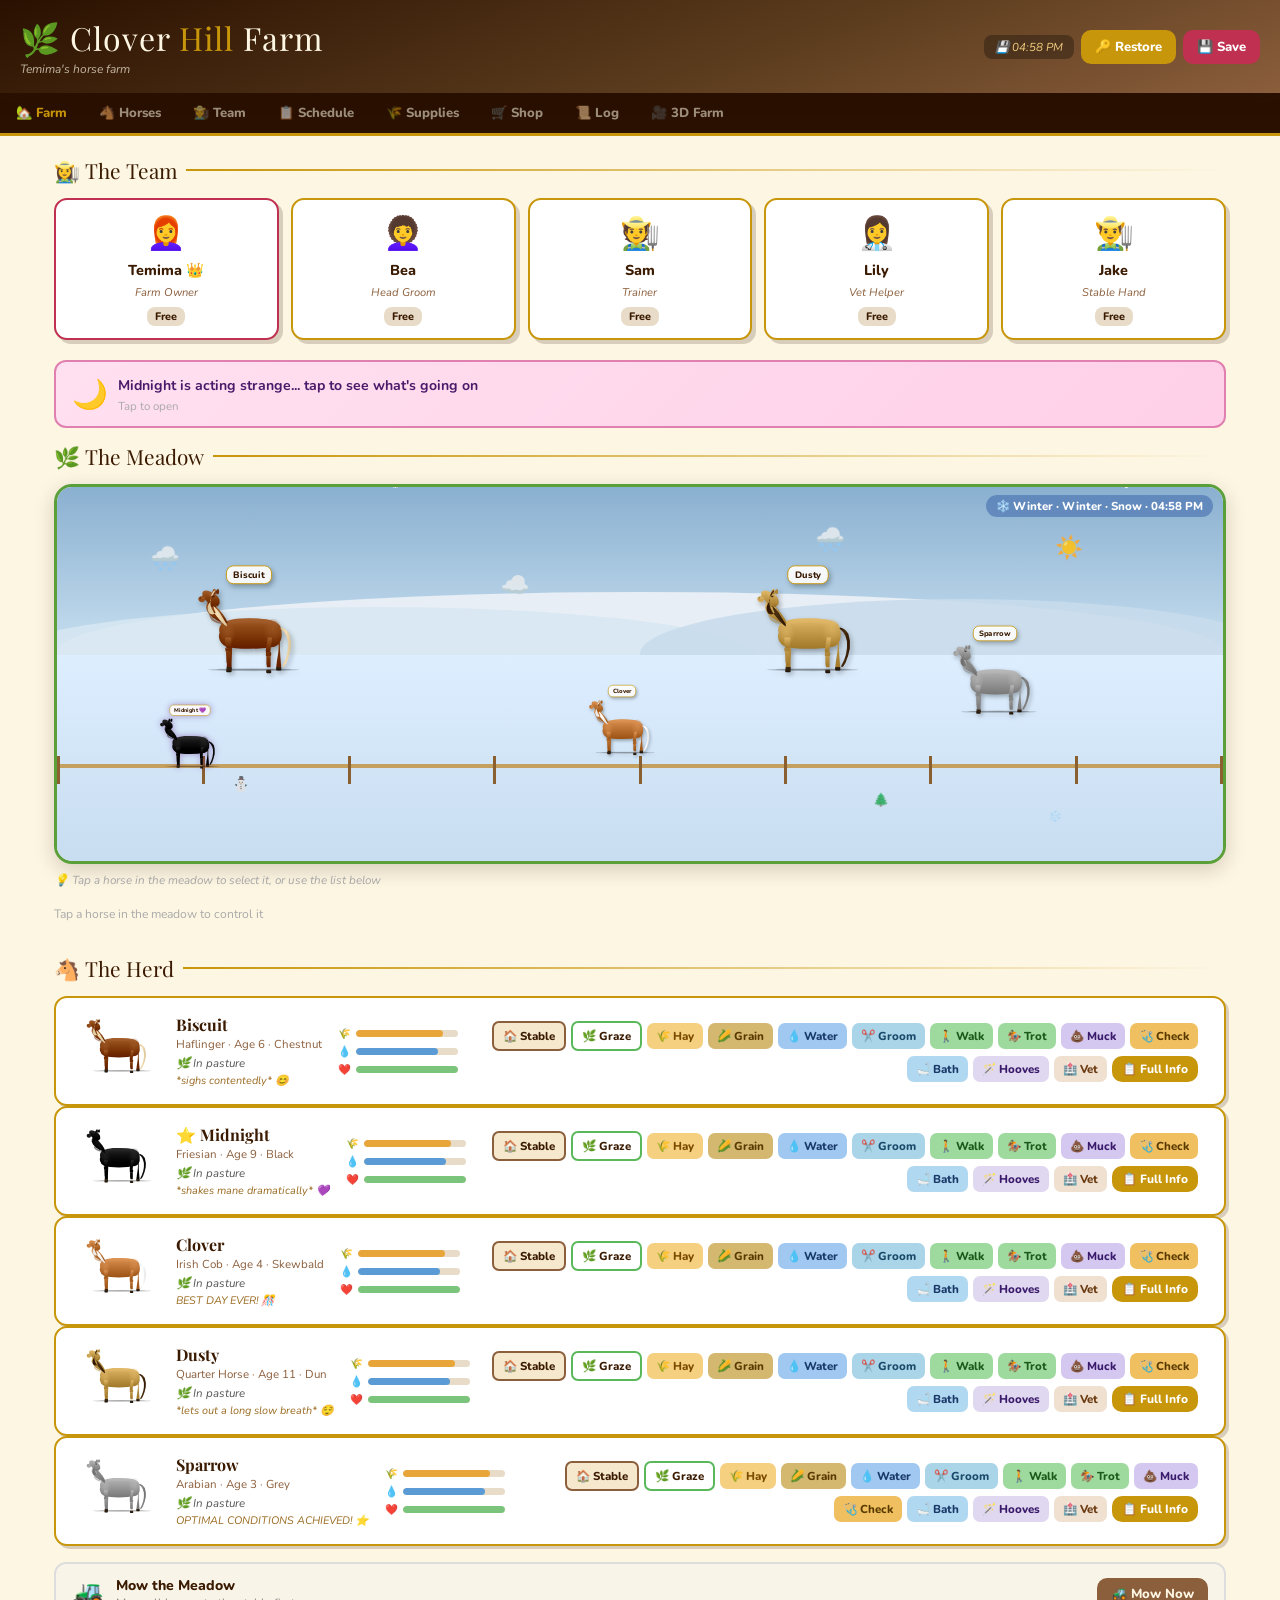
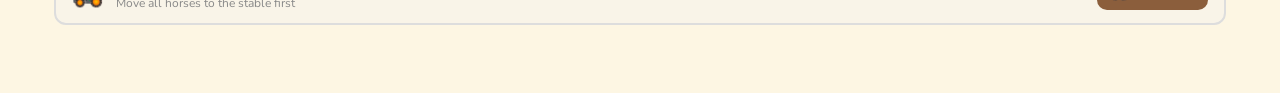
<file: index.html>
<!DOCTYPE html>
<html lang="en">
<head>
<meta charset="UTF-8"/>
<meta name="viewport" content="width=device-width, initial-scale=1.0"/>
<title>Clover Hill Farm 🌿</title>
<meta http-equiv="refresh" content="0; url=./horse-farm.html"/>
<link rel="canonical" href="./horse-farm.html"/>
</head>
<body style="margin:0;background:#2a1000;">
<script>window.location.replace('./horse-farm.html');</script>
<p style="font-family:system-ui;color:#C8960A;text-align:center;padding-top:40vh;">
  🌿 Taking you to <a href="./horse-farm.html" style="color:#FDF6E3;">Clover Hill Farm</a>…
</p>
</body>
</html>
</file>
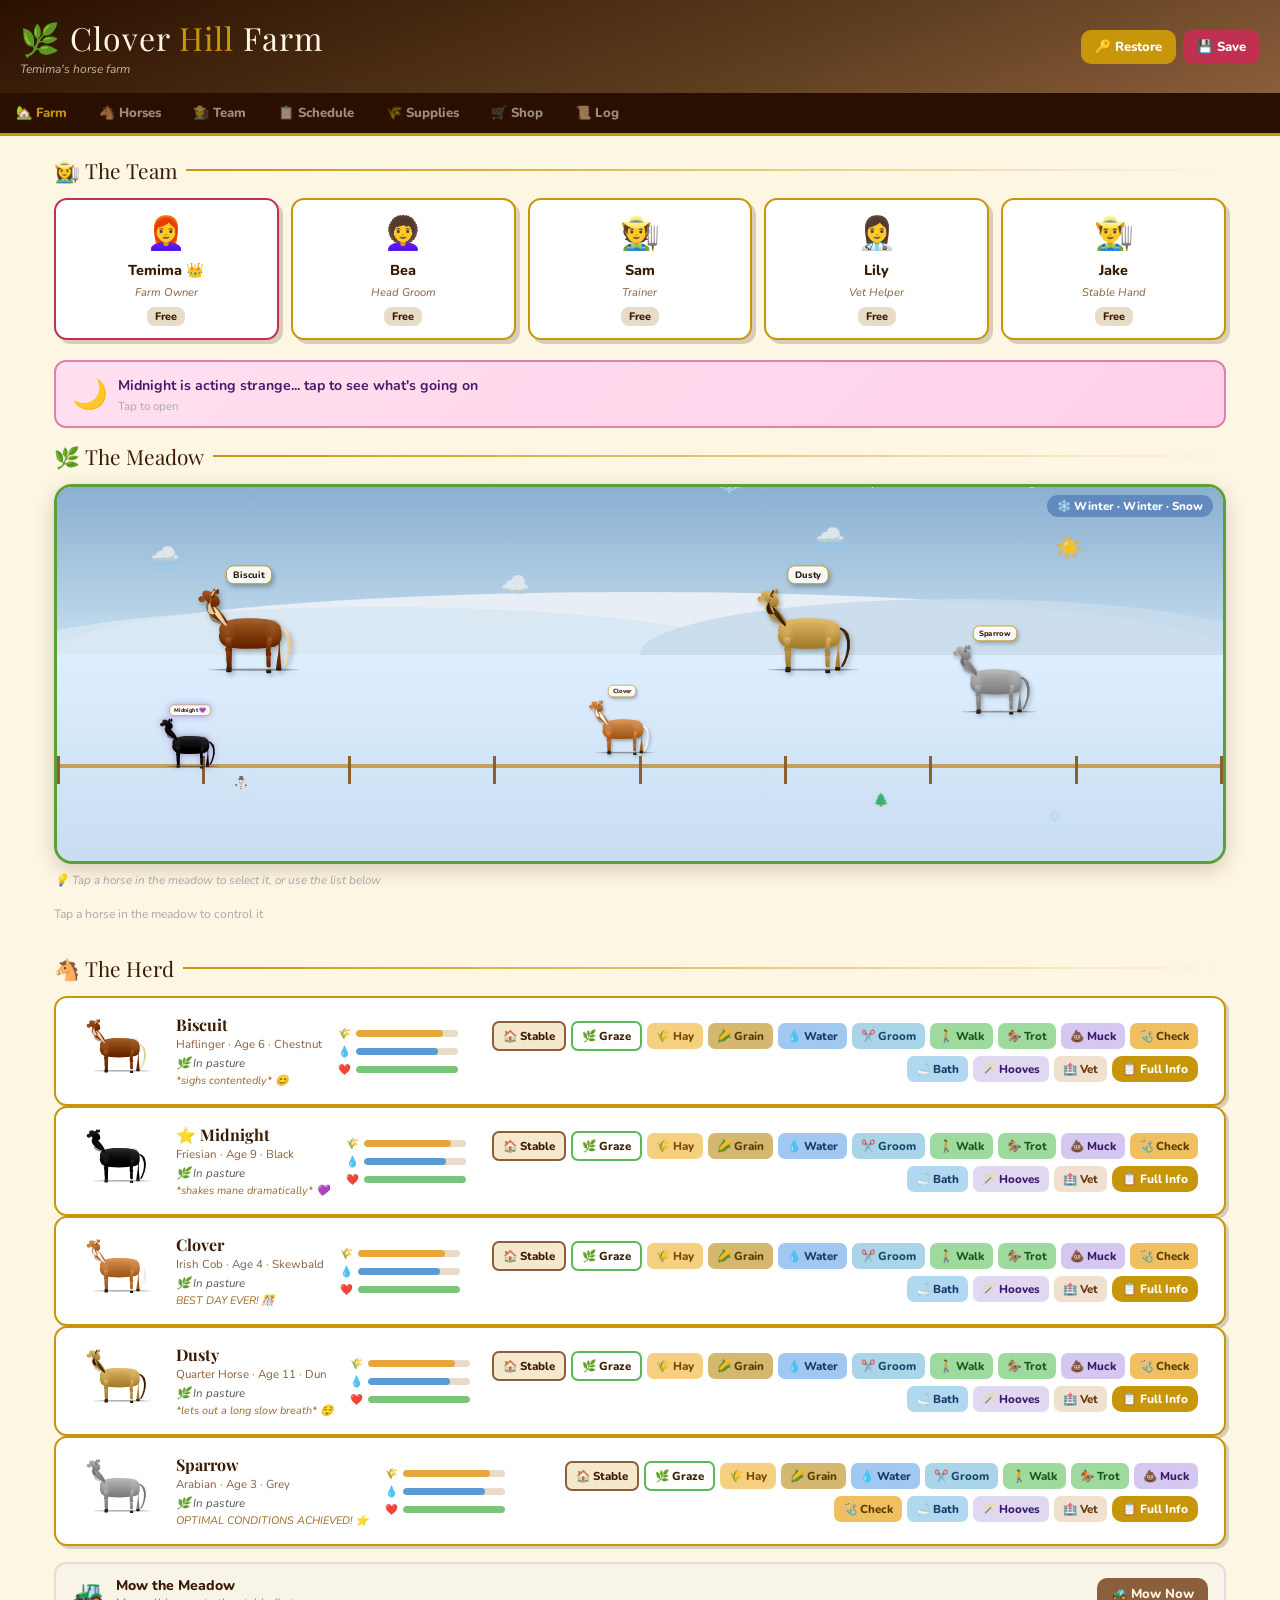
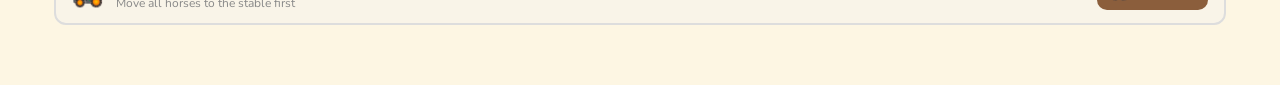
<file: Index.html>
<!DOCTYPE html>
<html lang="en">
<head>
<meta charset="UTF-8"/>
<meta name="viewport" content="width=device-width, initial-scale=1.0"/>
<title>Clover Hill Farm 🌿</title>
<link href="https://fonts.googleapis.com/css2?family=Playfair+Display:ital,wght@0,700;1,400&family=Nunito:wght@400;700;800&display=swap" rel="stylesheet"/>
<style>
:root{
  --hay:#C8960A; --earth:#7A3E10; --grass:#3A8C2A; --darkgrass:#2a6a1a;
  --cream:#FDF6E3; --wood:#8B5E3C; --bark:#3A1A00; --rose:#C03050;
  --white:#FFFFFF; --shadow:rgba(40,20,5,0.18);
  --water:#1A6AB5; --sick:#C06000; --sky1:#87CEEB; --sky2:#b8dff5;
  --straw:#D4AA4A; --dirt:#8B6914;
}
*{box-sizing:border-box;margin:0;padding:0;}
body{font-family:'Nunito',sans-serif;background:var(--cream);min-height:100vh;overflow-x:hidden;}

/* ===== HEADER ===== */
header{
  background:linear-gradient(160deg,#2a1000 0%,#5C3D1E 60%,#8B5E3C 100%);
  color:var(--cream);padding:16px 20px;
  display:flex;align-items:center;justify-content:space-between;flex-wrap:wrap;gap:10px;
  box-shadow:0 4px 18px var(--shadow);
  position:sticky;top:0;z-index:50;
}
.farm-title{font-family:'Playfair Display',serif;font-size:clamp(1.4rem,4vw,2rem);letter-spacing:1px;}
.farm-title span{color:var(--hay);}
.farm-sub{font-size:.75rem;opacity:.7;margin-top:2px;font-style:italic;}
.header-right{display:flex;gap:7px;flex-wrap:wrap;align-items:center;}
.btn{font-family:'Nunito',sans-serif;font-weight:800;font-size:.82rem;border:none;border-radius:10px;
  padding:8px 14px;cursor:pointer;transition:filter .18s,transform .12s;display:flex;align-items:center;gap:5px;}
.btn:hover{filter:brightness(1.12);transform:translateY(-1px);}
.btn-wood{background:var(--wood);color:var(--cream);}
.btn-hay{background:var(--hay);color:#fff;}
.btn-rose{background:var(--rose);color:#fff;}
.btn-grass{background:var(--grass);color:#fff;}

/* ===== TABS ===== */
.tabs{display:flex;background:#2a1000;border-bottom:3px solid var(--hay);overflow-x:auto;
  position:sticky;top:0;z-index:49;}
/* JS sets tabs top dynamically after load */
.tab{padding:11px 16px;color:rgba(253,246,227,.55);font-weight:800;font-size:.82rem;
  cursor:pointer;border:none;background:none;white-space:nowrap;
  border-bottom:3px solid transparent;margin-bottom:-3px;transition:color .18s,border-color .18s;
  font-family:'Nunito',sans-serif;display:flex;align-items:center;gap:5px;}
.tab.active{color:var(--hay);border-bottom-color:var(--hay);}
.tab:hover{color:var(--cream);}

/* ===== MAIN ===== */
main{max-width:1200px;margin:0 auto;padding:20px 14px 60px;}
.page{display:none;}.page.active{display:block;}
.section-title{font-family:'Playfair Display',serif;font-size:1.3rem;color:var(--bark);
  margin-bottom:14px;display:flex;align-items:center;gap:9px;}
.section-title::after{content:'';flex:1;height:2px;background:linear-gradient(90deg,var(--hay),transparent);}

/* ===== SICK ALERT ===== */
.sick-alert{background:#fff3cd;border:2px solid var(--sick);border-radius:11px;padding:10px 14px;
  margin-bottom:14px;display:none;gap:9px;align-items:flex-start;}
.sick-alert.visible{display:flex;}
.sick-alert-text{font-size:.83rem;color:#7a4a00;}
.sick-alert-text strong{display:block;margin-bottom:2px;font-size:.9rem;}

/* ===== ROMANCE & FOAL ===== */
@keyframes brood{from{transform:scale(1) rotate(-4deg);}to{transform:scale(0.97) rotate(-2deg);}}
@keyframes heartFloat{0%{transform:translateY(0) scale(0);opacity:0;}20%{transform:translateY(-10px) scale(1.2);opacity:1;}80%{transform:translateY(-35px) scale(1);opacity:1;}100%{transform:translateY(-55px) scale(.8);opacity:0;}}
@keyframes foalBounce{from{transform:scale(1) translateY(0);}to{transform:scale(1.05) translateY(-5px);}}
.field-horse.brooding{animation:brood 2.5s ease-in-out infinite alternate !important;filter:drop-shadow(0 0 6px rgba(80,0,120,.4));}
.field-horse.in-love .horse-name-tag::after{content:' 💕';} 
.heart-float{position:absolute;font-size:1.4rem;pointer-events:none;animation:heartFloat 1.8s ease forwards;z-index:20;}
.foal-horse{animation:foalBounce .8s ease-in-out infinite alternate;}
.romance-banner{background:linear-gradient(135deg,#ffe0f0,#ffd0e8);border:2px solid #e080b0;border-radius:12px;padding:12px 16px;margin-bottom:14px;display:flex;align-items:center;gap:10px;cursor:pointer;transition:transform .2s;}
.romance-banner:hover{transform:translateY(-2px);}

/* ===== SEASONS & WEATHER ===== */
@keyframes twinkle{from{opacity:.2;transform:scale(.8);}to{opacity:1;transform:scale(1.1);}}
@keyframes snowfall{0%{transform:translateY(-10px) translateX(0);opacity:0;}10%{opacity:1;}90%{opacity:.8;}100%{transform:translateY(420px) translateX(30px);opacity:0;}}
@keyframes rainfall{0%{transform:translateY(-10px);opacity:0;}10%{opacity:.7;}100%{transform:translateY(420px);opacity:0;}}
@keyframes leaffall{0%{transform:translateY(-10px) rotate(0deg);opacity:0;}10%{opacity:1;}100%{transform:translateY(420px) rotate(360deg);opacity:0;}}
@keyframes lightning{0%,90%,100%{opacity:0;}92%,96%{opacity:1;}94%,98%{opacity:.3;}}
@keyframes cloudDrift{from{transform:translateX(0);}to{transform:translateX(40px);}}
@keyframes sway{from{transform:rotate(-5deg);}to{transform:rotate(5deg);}}
.weather-particle{position:absolute;pointer-events:none;animation-timing-function:linear;animation-iteration-count:infinite;}
.lightning-flash{position:absolute;inset:0;background:rgba(255,255,220,.5);animation:lightning 5s ease-in-out infinite;pointer-events:none;}

/* ===== FIELD / MEADOW VIEW ===== */
.meadow-wrap{position:relative;width:100%;height:380px;border-radius:18px;overflow:hidden;
  border:3px solid #5a9f3a;box-shadow:0 6px 20px var(--shadow);margin-bottom:8px;}

/* Sky gradient */
.meadow-sky{position:absolute;top:0;left:0;right:0;height:45%;
  background:linear-gradient(180deg,#5ba3d9 0%,#87CEEB 60%,#b8e0f5 100%);}
.cloud{position:absolute;color:white;font-size:1.4rem;opacity:.85;
  animation:cloudDrift 18s ease-in-out infinite alternate;filter:drop-shadow(0 1px 3px rgba(0,0,0,.1));}
@keyframes cloudDrift{from{transform:translateX(0);}to{transform:translateX(40px);}}

/* Rolling hills */
.meadow-hills{position:absolute;bottom:0;left:0;right:0;top:35%;
  background:linear-gradient(180deg,#5aba3a 0%,#4aaa2a 30%,#3a9a1a 60%,#2a8a0a 100%);}
.hill-far{position:absolute;top:0;left:-5%;right:-5%;height:60px;
  background:#5aba3a;border-radius:50% 50% 0 0 / 100% 100% 0 0;}
.hill-mid{position:absolute;top:20px;left:-10%;right:-10%;height:80px;
  background:#4aaa2a;border-radius:50% 50% 0 0 / 100% 100% 0 0;}

/* Ground / foreground */
.meadow-ground{position:absolute;bottom:0;left:0;right:0;height:55%;
  background:linear-gradient(180deg,#5aba3a 0%,#3a9a1a 100%);}

/* Fence */
.fence-row{position:absolute;bottom:22%;left:0;right:0;height:18px;display:flex;z-index:3;}
.fence-post{width:3px;background:#8B6030;height:28px;margin-top:-5px;flex-shrink:0;}
.fence-rail{flex:1;height:4px;background:#c4a060;margin-top:3px;}
.fence-rail2{flex:1;height:4px;background:#c4a060;margin-top:11px;}

/* Flowers and grass detail */
.grass-detail{position:absolute;font-size:.7rem;opacity:.6;pointer-events:none;}
.flower{position:absolute;font-size:.8rem;pointer-events:none;animation:sway 3s ease-in-out infinite alternate;}
@keyframes sway{from{transform:rotate(-5deg);}to{transform:rotate(5deg);}}

/* Horse silhouettes on field */
.field-horse{position:absolute;z-index:5;cursor:pointer;transition:left .9s cubic-bezier(.4,0,.2,1),bottom .7s ease;
  filter:drop-shadow(2px 3px 3px rgba(0,0,0,.3));}
.field-horse svg{display:block;}
.field-horse.grazing{animation:horseMunch 1.5s ease-in-out infinite alternate;}
.field-horse.selected .horse-selection-ring{display:block;}
@keyframes horseMunch{from{transform:rotate(-3deg) translateY(0);}to{transform:rotate(2deg) translateY(2px);}}
.horse-name-tag{position:absolute;bottom:100%;left:50%;transform:translateX(-50%);
  background:rgba(255,255,255,.92);border:1.5px solid var(--hay);border-radius:8px;
  padding:2px 7px;font-size:.62rem;font-weight:800;color:var(--bark);white-space:nowrap;
  margin-bottom:3px;pointer-events:none;}

/* Worker on field */
.field-worker{position:absolute;z-index:8;transition:left .6s ease,bottom .6s ease;pointer-events:none;}
.field-worker .worker-figure{font-size:1.5rem;display:block;
  animation:workerWalk .4s ease-in-out infinite alternate;}
@keyframes workerWalk{from{transform:scaleX(1);}to{transform:scaleX(-1);}}
.field-worker.working .worker-figure{animation:workerWork .3s ease-in-out infinite alternate;}
@keyframes workerWork{from{transform:translateY(0);}to{transform:translateY(-4px);}}
.action-bubble{position:absolute;bottom:calc(100% + 4px);left:50%;transform:translateX(-50%);
  background:white;border:2px solid var(--hay);border-radius:10px;padding:3px 8px;
  font-size:.65rem;font-weight:800;color:var(--bark);white-space:nowrap;z-index:20;
  animation:bubblePop .3s ease both;}
@keyframes bubblePop{from{transform:translateX(-50%) scale(0);}to{transform:translateX(-50%) scale(1);}}
.tool-anim{position:absolute;font-size:1.1rem;animation:toolSwing .5s ease-in-out infinite alternate;}
@keyframes toolSwing{from{transform:rotate(-30deg);}to{transform:rotate(20deg);}}

/* Move controls */
.move-controls{display:flex;flex-wrap:wrap;gap:6px;margin-top:8px;align-items:center;min-height:36px;}
.move-btn{font-size:.78rem;padding:6px 12px;border-radius:8px;border:2px solid var(--hay);
  background:var(--white);color:var(--bark);font-family:'Nunito',sans-serif;font-weight:800;
  cursor:pointer;transition:all .18s;display:flex;align-items:center;gap:4px;}
.move-btn:hover{background:var(--hay);color:#fff;}
.move-btn.active-grazing{background:#9eda9e;border-color:#5ab85a;color:#1a5a1a;}

/* ===== STABLE — SIDE VIEW (standing in aisle looking at stall fronts) ===== */
/* ===== ACTION FEEDBACK ===== */
.horse-action-pop{
  position:absolute;z-index:20;pointer-events:none;
  font-size:1.6rem;
  animation:actionPop 1.4s ease forwards;
  transform-origin:bottom center;
}
@keyframes actionPop{
  0%  {transform:scale(0) translateY(0);opacity:1;}
  30% {transform:scale(1.3) translateY(-20px);opacity:1;}
  70% {transform:scale(1) translateY(-45px);opacity:1;}
  100%{transform:scale(0.8) translateY(-65px);opacity:0;}
}
.field-horse.reacting{animation:horseReact .4s ease-in-out 3 alternate !important;}
@keyframes horseReact{
  from{transform:scale(1) translateY(0);}
  to  {transform:scale(1.08) translateY(-6px);}
}
.field-horse.exercising-anim{animation:horseRun .35s ease-in-out infinite alternate !important;}
@keyframes horseRun{
  from{transform:scaleX(1) translateY(0);}
  to  {transform:scaleX(1.05) translateY(-8px);}
}
.farm-horse-list{display:flex;flex-direction:column;gap:10px;}
.farm-horse-row{
  background:var(--white);border-radius:13px;padding:12px 14px;
  box-shadow:3px 3px 0 var(--shadow);border:2px solid var(--hay);
  display:grid;
  grid-template-columns:auto 1fr auto auto;
  align-items:center;gap:12px;
}
@media(max-width:700px){
  .farm-horse-row{grid-template-columns:auto 1fr;grid-template-rows:auto auto;}
  .fhr-bars{grid-column:1/3;}
  .fhr-actions{grid-column:1/3;}
}
.farm-horse-row.selected-row{border-color:#D4A800;background:#fffbee;}
.farm-horse-row.sick-row{border-color:var(--sick);}
.fhr-svg{flex-shrink:0;}
.fhr-info{min-width:0;overflow:hidden;}
.fhr-name{font-family:'Playfair Display',serif;font-size:1rem;color:var(--bark);font-weight:700;white-space:nowrap;overflow:hidden;text-overflow:ellipsis;}
.fhr-meta{font-size:.72rem;color:var(--wood);margin-top:1px;}
.fhr-status{font-size:.72rem;margin-top:3px;font-style:italic;color:#555;}
.fhr-bars{display:flex;flex-direction:column;gap:3px;width:120px;flex-shrink:0;}
.fhr-bar-row{display:flex;align-items:center;gap:4px;}
.fhr-bar-bg{flex:1;height:7px;background:#e8dcc8;border-radius:99px;overflow:hidden;}
.fhr-bar{height:100%;border-radius:99px;transition:width .4s;}
.fhr-actions{display:flex;flex-wrap:wrap;gap:5px;align-items:center;justify-content:flex-end;}

/* ===== TEAM ===== */
.team-row{display:flex;flex-wrap:wrap;gap:12px;margin-bottom:20px;}
.person-card{background:var(--white);border-radius:13px;padding:12px 14px;flex:1;min-width:120px;
  box-shadow:4px 4px 0 var(--shadow);border:2px solid var(--hay);
  display:flex;flex-direction:column;align-items:center;gap:5px;cursor:pointer;
  transition:transform .18s,box-shadow .18s;}
.person-card:hover{transform:translateY(-2px);box-shadow:6px 6px 0 var(--shadow);}
.person-card.owner{border-color:var(--rose);}
.person-card.busy{border-color:var(--grass);}
.person-avatar{font-size:2rem;}
.person-name{font-weight:800;color:var(--bark);font-size:.9rem;}
.person-role{font-size:.7rem;color:var(--wood);font-style:italic;}
.person-status{font-size:.68rem;font-weight:800;padding:2px 8px;border-radius:8px;margin-top:2px;}
.status-idle{background:#e8dcc8;color:var(--bark);}
.status-busy{background:#9eda9e;color:#1a5a1a;}
.person-task-bar-bg{width:100%;height:5px;background:#e8dcc8;border-radius:99px;overflow:hidden;}
.person-task-bar{height:100%;background:linear-gradient(90deg,var(--grass),#2a7a2a);border-radius:99px;transition:width .5s;}

/* ===== HORSES GRID ===== */
.horses-grid{display:grid;grid-template-columns:repeat(auto-fill,minmax(280px,1fr));gap:16px;}
.horse-card{background:var(--white);border-radius:15px;overflow:hidden;
  box-shadow:4px 4px 0 var(--shadow);border:2px solid var(--hay);transition:transform .2s;}
.horse-card:hover{transform:translateY(-3px);}
.horse-card.fav{border-color:var(--rose);}
.horse-card.sick{border-color:var(--sick);}
.horse-card-top{padding:13px 13px 8px;display:flex;align-items:center;gap:10px;}
.horse-card-top svg{width:48px;height:40px;flex-shrink:0;border-radius:8px;padding:3px;
  background:rgba(0,0,0,.05);}
.horse-name{font-family:'Playfair Display',serif;font-size:1.05rem;color:var(--bark);}
.horse-breed{font-size:.7rem;color:var(--wood);font-style:italic;}
.horse-card-body{padding:8px 13px 13px;}
.badge-row{display:flex;gap:4px;flex-wrap:wrap;margin-bottom:6px;}
.badge{font-size:.64rem;font-weight:800;padding:2px 7px;border-radius:8px;}
.badge-fav{background:var(--rose);color:#fff;}
.badge-sick{background:var(--sick);color:#fff;animation:pulse .8s ease-in-out infinite alternate;}
.badge-recover{background:#7bc47b;color:#fff;}
.badge-exercise{background:#5aba3a;color:#fff;}
.badge-rest{background:#c48bd4;color:#fff;}
.badge-loc{background:#e8dcc8;color:var(--bark);}
@keyframes pulse{from{opacity:.7;}to{opacity:1;}}

/* Stat bars */
.stat-row{display:flex;align-items:center;gap:6px;margin-bottom:5px;}
.stat-icon{font-size:.85rem;width:20px;text-align:center;flex-shrink:0;}
.stat-label{font-size:.68rem;font-weight:800;color:#3A1A00;width:62px;flex-shrink:0;}
.stat-bar-bg{flex:1;height:10px;background:#C8B890;border-radius:99px;overflow:hidden;position:relative;}
.stat-bar{height:100%;border-radius:99px;transition:width .5s ease;}
.stat-bar.hunger  {background:linear-gradient(90deg,#e8a63a,#d4821a);}
.stat-bar.thirst  {background:linear-gradient(90deg,#5b9bd5,#2e6da4);}
.stat-bar.grooming{background:linear-gradient(90deg,#8bbfd4,#5a9ab5);}
.stat-bar.exercise{background:linear-gradient(90deg,#7bc47b,#4a9e4a);}
.stat-bar.rest    {background:linear-gradient(90deg,#c48bd4,#9a5ab5);}
.stat-bar.health  {background:linear-gradient(90deg,#e85555,#c42020);}
.stat-bar.low{background:linear-gradient(90deg,#e85555,#c42020) !important;}
.stat-val{font-size:.68rem;color:#555;width:26px;text-align:right;font-weight:700;}

/* Progress bars for exercise/rest */
.progress-bar-wrap{margin:6px 0;background:#e8dcc8;border-radius:99px;overflow:hidden;height:10px;}
.progress-bar-fill{height:100%;border-radius:99px;transition:width .5s linear;}
.progress-label{font-size:.68rem;font-weight:800;margin-bottom:2px;}

/* Care actions */
.horse-actions{margin-top:8px;}
.action-group{margin-bottom:7px;}
.action-group-label{font-size:.65rem;font-weight:800;color:#aaa;text-transform:uppercase;
  letter-spacing:.5px;margin-bottom:3px;display:flex;align-items:center;gap:4px;}
.action-btns{display:flex;flex-wrap:wrap;gap:4px;}
.care-btn{font-size:.72rem;font-weight:800;padding:5px 9px;border-radius:7px;border:none;
  cursor:pointer;transition:filter .15s,transform .1s;font-family:'Nunito',sans-serif;
  display:flex;align-items:center;gap:3px;}
.care-btn:hover{filter:brightness(1.1);transform:scale(1.04);}
.care-btn:disabled{opacity:.38;cursor:not-allowed;transform:none;filter:none;}
.care-btn.feed-hay    {background:#f5d080;color:#7a4a00;}
.care-btn.feed-grain  {background:#d4b870;color:#5a3a00;}
.care-btn.feed-treats {background:#f0a0a0;color:#7a1a1a;}
.care-btn.feed-water  {background:#a0c8f0;color:#1a3a6a;}
.care-btn.groom       {background:#aad4e8;color:#1a4a6a;}
.care-btn.exercise-start{background:#9eda9e;color:#1a5a1a;}
.care-btn.exercise-stop {background:#e85555;color:#fff;}
.care-btn.rest-btn    {background:#d4a8e8;color:#4a1a6a;}
.care-btn.health-check{background:#f0c060;color:#5a3a00;}
.care-btn.treat-sick  {background:#e85555;color:#fff;}
.horse-mood{font-size:.75rem;margin-top:6px;color:#3A1A00;font-style:italic;line-height:1.4;}
.horse-funfact{font-size:.65rem;color:#bbb;margin-top:3px;line-height:1.4;}

/* Quick hints */
.quick-hints{display:flex;flex-wrap:wrap;gap:4px;margin-top:5px;}

/* ===== SCHEDULE ===== */
.schedule-grid{display:grid;grid-template-columns:repeat(auto-fill,minmax(190px,1fr));gap:12px;}
.schedule-card{background:var(--white);border-radius:11px;padding:12px;
  box-shadow:3px 3px 0 var(--shadow);border-top:4px solid var(--grass);}
.schedule-card h4{font-family:'Playfair Display',serif;color:var(--bark);margin-bottom:8px;font-size:.9rem;}
.schedule-item{display:flex;align-items:center;gap:6px;padding:4px 0;
  border-bottom:1px dashed #e0d0b0;font-size:.78rem;color:#333;}
.schedule-item:last-child{border-bottom:none;}
.schedule-dot{width:8px;height:8px;border-radius:50%;flex-shrink:0;}

/* ===== SUPPLIES ===== */
.supply-grid{display:grid;grid-template-columns:repeat(auto-fill,minmax(150px,1fr));gap:12px;}
.supply-card{background:var(--white);border-radius:12px;padding:12px;text-align:center;
  box-shadow:3px 3px 0 var(--shadow);border:2px solid var(--hay);}
.supply-card.low-stock{border-color:var(--sick);}
.supply-icon{font-size:2rem;margin-bottom:4px;}
.supply-name{font-weight:800;color:var(--bark);font-size:.83rem;margin-bottom:2px;}
.supply-stock{font-size:.72rem;color:#3A1A00;font-weight:700;margin-bottom:6px;}
.supply-bar-bg{height:7px;background:#e8dcc8;border-radius:99px;overflow:hidden;margin-bottom:7px;}
.supply-bar{height:100%;border-radius:99px;background:linear-gradient(90deg,var(--grass),#4a9e4a);transition:width .4s;}
.supply-bar.low{background:linear-gradient(90deg,#e85555,#c42020);}
.supply-btn{font-size:.7rem;padding:5px 10px;border-radius:6px;border:none;cursor:pointer;
  font-family:'Nunito',sans-serif;font-weight:800;background:var(--grass);color:#fff;
  width:100%;transition:filter .15s;}
.supply-btn:hover{filter:brightness(1.1);}

/* ===== HELPERS / TEAM TAB ===== */
.helper-grid{display:grid;grid-template-columns:repeat(auto-fill,minmax(190px,1fr));gap:14px;}
.helper-card{background:var(--white);border-radius:14px;padding:14px;
  box-shadow:4px 4px 0 var(--shadow);border:2px solid var(--hay);cursor:pointer;
  transition:transform .18s,box-shadow .18s;text-align:center;}
.helper-card:hover{transform:translateY(-2px);box-shadow:6px 6px 0 var(--shadow);border-color:var(--grass);}
.helper-card.busy{border-color:var(--grass);}
.helper-avatar{font-size:2.2rem;margin-bottom:5px;}
.helper-name{font-weight:800;color:var(--bark);font-size:.9rem;}
.helper-role{font-size:.68rem;color:var(--wood);font-style:italic;margin-bottom:8px;}
.helper-task-bar-bg{height:7px;background:#e8dcc8;border-radius:99px;overflow:hidden;margin-bottom:4px;}
.helper-task-bar{height:100%;background:linear-gradient(90deg,var(--grass),#2a7a2a);border-radius:99px;transition:width .5s;}
.helper-task-label{font-size:.68rem;color:#3a8c2a;font-weight:800;}
.helper-sched-preview{font-size:.68rem;color:#888;margin-top:5px;line-height:1.6;}

/* ===== LOG ===== */
.log-list{display:flex;flex-direction:column;gap:6px;max-height:440px;overflow-y:auto;}
.log-entry{background:var(--white);border-radius:7px;padding:8px 11px;font-size:.78rem;
  color:#222;display:flex;gap:7px;align-items:center;border-left:4px solid var(--hay);}
.log-entry.log-sick{border-left-color:var(--sick);}
.log-entry.log-health{border-left-color:#e85555;}
.log-time{font-size:.66rem;color:#aaa;white-space:nowrap;}

/* ===== MODALS ===== */
.overlay{display:none;position:fixed;inset:0;background:rgba(40,20,5,.55);
  z-index:200;align-items:center;justify-content:center;padding:16px;}
.overlay.open{display:flex;}
.modal{background:var(--white);border-radius:18px;padding:24px;max-width:480px;width:100%;
  box-shadow:0 20px 55px rgba(0,0,0,.28);animation:popIn .3s cubic-bezier(.175,.885,.32,1.275) both;
  position:relative;border-top:5px solid var(--hay);max-height:90vh;overflow-y:auto;}
.modal h2{font-family:'Playfair Display',serif;color:var(--bark);margin-bottom:12px;font-size:1.3rem;
  display:flex;align-items:center;gap:8px;}
.modal p{color:#333;font-size:.85rem;line-height:1.7;margin-bottom:10px;}
.code-box{background:#f5edd8;border:2px solid var(--hay);border-radius:8px;padding:10px;
  font-family:monospace;font-size:.72rem;word-break:break-all;color:var(--bark);
  max-height:100px;overflow-y:auto;line-height:1.5;user-select:all;}
.modal input,.modal textarea{width:100%;border:2px solid #ddd;border-radius:8px;
  padding:8px 10px;font-family:'Nunito',sans-serif;font-size:.85rem;margin-bottom:8px;outline:none;}
.modal input:focus,.modal textarea:focus{border-color:var(--hay);}
.modal textarea{min-height:80px;resize:vertical;}
.modal-close{position:absolute;top:10px;right:12px;background:none;border:none;
  font-size:1.1rem;cursor:pointer;color:#aaa;font-size:1.3rem;}
.modal-close:hover{color:var(--rose);}
.modal-actions{display:flex;gap:8px;margin-top:12px;flex-wrap:wrap;}
.modal-tabs{display:flex;gap:7px;margin-bottom:14px;}
.modal-tab{flex:1;padding:8px;border:2px solid #ddd;border-radius:9px;background:white;
  font-family:'Nunito',sans-serif;font-weight:800;cursor:pointer;font-size:.8rem;transition:all .2s;}
.modal-tab.active{background:var(--hay);color:#fff;border-color:var(--hay);}

/* Session schedule */
.session-block{background:#f9f4e8;border:2px solid var(--hay);border-radius:10px;padding:11px;margin-bottom:10px;}
.session-header{display:flex;align-items:center;gap:7px;margin-bottom:8px;flex-wrap:wrap;}
.session-time{border:2px solid #ddd;border-radius:7px;padding:5px 8px;
  font-family:'Nunito',sans-serif;font-size:.83rem;outline:none;width:95px;}
.session-time:focus{border-color:var(--hay);}
.session-remove{background:#e85555;color:#fff;border:none;border-radius:6px;
  padding:4px 9px;font-size:.72rem;font-weight:800;cursor:pointer;font-family:'Nunito',sans-serif;}
.session-task-row{display:flex;gap:5px;align-items:center;margin-bottom:5px;}
.session-task-row select{flex:1;border:2px solid #ddd;border-radius:6px;padding:5px 7px;
  font-family:'Nunito',sans-serif;font-size:.78rem;outline:none;}
.session-task-row select:focus{border-color:var(--hay);}
.session-task-remove{background:#e85555;color:#fff;border:none;border-radius:5px;
  padding:3px 8px;font-size:.78rem;cursor:pointer;font-weight:800;}
.add-task-btn{background:var(--white);border:2px dashed var(--hay);border-radius:7px;
  padding:5px 9px;font-size:.75rem;font-weight:800;color:var(--bark);cursor:pointer;
  width:100%;font-family:'Nunito',sans-serif;margin-top:3px;}
.add-task-btn:hover{background:var(--hay);color:#fff;}

/* Task assign grid */
.task-btn-grid{display:grid;grid-template-columns:1fr 1fr;gap:7px;}
.task-assign-btn{padding:8px 9px;border-radius:8px;border:2px solid var(--hay);background:var(--white);
  font-family:'Nunito',sans-serif;font-weight:800;font-size:.75rem;color:var(--bark);
  cursor:pointer;transition:all .18s;text-align:left;line-height:1.3;}
.task-assign-btn:hover{background:var(--hay);color:#fff;}
.task-assign-btn:disabled{opacity:.38;cursor:not-allowed;}

/* Reading help tooltip */
[data-tip]{position:relative;}
[data-tip]:hover::after{
  content:attr(data-tip);position:absolute;bottom:calc(100% + 5px);left:50%;
  transform:translateX(-50%);background:#2a1000;color:#f5e8cc;
  padding:5px 10px;border-radius:8px;font-size:.72rem;white-space:nowrap;z-index:100;
  font-family:'Nunito',sans-serif;font-weight:700;pointer-events:none;
  box-shadow:0 3px 10px rgba(0,0,0,.3);
}

/* ===== UTILS ===== */
@keyframes popIn{from{transform:scale(.8);opacity:0;}to{transform:scale(1);opacity:1;}}
@keyframes fadeUp{from{opacity:0;transform:translateY(12px);}to{opacity:1;transform:translateY(0);}}
.toast{position:fixed;bottom:22px;left:50%;transform:translateX(-50%);
  background:#2a1000;color:#f5e8cc;padding:9px 18px;border-radius:26px;
  font-size:.83rem;font-weight:800;box-shadow:0 6px 18px rgba(0,0,0,.3);z-index:999;
  animation:fadeUp .3s ease both;pointer-events:none;display:flex;align-items:center;gap:6px;}
.toast.warn{background:#c44;}
</style>
</head>
<body>

<header>
  <div>
    <div class="farm-title">🌿 Clover <span>Hill</span> Farm</div>
    <div class="farm-sub">Temima's horse farm</div>
  </div>
  <div class="header-right">
    <button class="btn btn-hay" onclick="openRestore()" data-tip="Load saved farm">🔑 Restore</button>
    <button class="btn btn-rose" onclick="openLogout()" data-tip="Save your farm">💾 Save</button>
  </div>
</header>

<nav class="tabs">
  <button class="tab active" onclick="showPage('farm',this)">🏡 Farm</button>
  <button class="tab" onclick="showPage('horses',this)">🐴 Horses</button>
  <button class="tab" onclick="showPage('team',this)">👩‍🌾 Team</button>
  <button class="tab" onclick="showPage('schedule',this)">📋 Schedule</button>
  <button class="tab" onclick="showPage('supplies',this)">🌾 Supplies</button>
  <button class="tab" onclick="showPage('shop',this)">🛒 Shop</button>
  <button class="tab" onclick="showPage('log',this)">📜 Log</button>
</nav>

<main>

<!-- ===== FARM PAGE ===== -->
<div class="page active" id="page-farm">
  <div class="section-title">👩‍🌾 The Team</div>
  <div class="team-row" id="team-row"></div>

  <div class="sick-alert" id="sick-alert">
    <span style="font-size:1.4rem;">🤒</span>
    <div class="sick-alert-text">
      <strong id="sick-alert-title">A horse needs help!</strong>
      <span id="sick-alert-body"></span>
    </div>
  </div>

  <!-- Romance banner -->
  <div class="romance-banner" id="romance-banner" style="display:none;" onclick="openRomanceModal()">
  </div>

  <div class="section-title">🌿 The Meadow</div>
  <!-- MEADOW / FIELD VIEW -->
  <div class="meadow-wrap" id="meadow-wrap">
    <!-- Fully rebuilt by renderMeadow() based on season + weather -->
    <div id="meadow-bg"></div>
    <div id="meadow-horses" style="position:absolute;inset:0;z-index:6;"></div>
    <div id="meadow-workers" style="position:absolute;inset:0;z-index:7;"></div>
    <div id="meadow-weather" style="position:absolute;inset:0;z-index:8;pointer-events:none;"></div>
    <div id="season-badge" style="position:absolute;top:8px;right:10px;z-index:10;
      background:rgba(0,0,0,.4);color:#fff;font-size:.72rem;font-weight:800;
      padding:3px 10px;border-radius:20px;pointer-events:none;"></div>
  </div>
  <p style="font-size:.73rem;color:#aaa;font-style:italic;margin-top:4px;">
    💡 Tap a horse in the meadow to select it, or use the list below
  </p>
  <div class="move-controls" id="move-controls">
    <span style="font-size:.76rem;color:#aaa;">Tap a horse to control it</span>
  </div>

  <div class="section-title" style="margin-top:22px;">🐴 The Herd</div>
  <div id="farm-horse-list"></div>

  <!-- Mowing -->
  <div id="mow-section" style="margin-top:16px;"></div>

</div>

<!-- ===== HORSES PAGE ===== -->
<div class="page" id="page-horses">
  <div class="section-title">🐴 The Herd</div>
  <div class="horses-grid" id="horses-grid"></div>
</div>

<!-- ===== TEAM PAGE ===== -->
<div class="page" id="page-team">
  <div class="section-title">👩‍🌾 Team Manager</div>
  <p style="color:#555;font-size:.85rem;margin-bottom:16px;">Tap a team member to give them a task or set their daily schedule.</p>
  <div class="helper-grid" id="helper-grid"></div>
</div>

<!-- ===== SCHEDULE PAGE ===== -->
<div class="page" id="page-schedule">
  <div class="section-title">📋 Daily Schedule</div>
  <p style="color:#888;font-size:.83rem;margin-bottom:16px;font-style:italic;">Keep all bars above 20% — water drops fastest!</p>
  <div class="schedule-grid" id="schedule-grid"></div>
</div>

<!-- ===== SUPPLIES PAGE ===== -->
<div class="page" id="page-supplies">
  <div class="section-title">🌾 Supplies</div>
  <div class="supply-grid" id="supply-grid"></div>
</div>

<!-- ===== LOG PAGE ===== -->
<!-- ===== SHOP PAGE ===== -->
<div class="page" id="page-shop">
  <div class="section-title">🛒 Farm Shop</div>
  <div style="display:flex;align-items:center;gap:10px;background:#fffbe6;border:2px solid var(--hay);border-radius:11px;padding:10px 16px;margin-bottom:16px;">
    <span style="font-size:1.5rem;">🪙</span>
    <div>
      <div style="font-weight:800;color:var(--bark);font-size:1rem;">Your coins: <span id="coin-display">0</span></div>
      <div style="font-size:.72rem;color:#888;">Earn coins by caring for your horses!</div>
    </div>
  </div>
  <div class="supply-grid" id="shop-grid"></div>
</div>

<!-- ===== LOG PAGE ===== -->
<div class="page" id="page-log">
  <div class="section-title">📜 Farm Log</div>
  <div class="log-list" id="log-list"></div>
</div>

</main>

<!-- ===== ROMANCE MODAL ===== -->
<div class="overlay" id="romance-overlay">
  <div class="modal" style="max-width:380px;text-align:center;">
    <button class="modal-close" onclick="closeModal('romance-overlay')">✕</button>
    <div id="romance-modal-content"></div>
  </div>
</div>

<!-- ===== TASK STEPS MODAL ===== -->
<div class="overlay" id="task-overlay">
  <div class="modal" style="max-width:400px;">
    <button class="modal-close" onclick="cancelTask()">✕</button>
    <div style="display:flex;align-items:center;gap:12px;margin-bottom:14px;">
      <div id="task-horse-svg"></div>
      <div>
        <div id="task-horse-name" style="font-family:'Playfair Display',serif;font-size:1.1rem;color:var(--bark);"></div>
        <div id="task-name" style="font-size:.8rem;color:var(--wood);font-weight:700;margin-top:2px;"></div>
      </div>
    </div>
    <div id="task-step-dots" style="display:flex;gap:7px;margin-bottom:16px;flex-wrap:wrap;"></div>
    <div style="background:#f9f4e8;border-radius:12px;padding:18px;text-align:center;border:2px solid var(--hay);margin-bottom:14px;">
      <div id="task-step-icon" style="font-size:3.2rem;margin-bottom:8px;"></div>
      <div id="task-step-title" style="font-family:'Playfair Display',serif;font-size:1.1rem;color:var(--bark);margin-bottom:6px;"></div>
      <div id="task-step-desc" style="font-size:.85rem;color:#666;line-height:1.6;"></div>
    </div>
    <button id="task-step-btn" class="btn btn-grass" style="width:100%;font-size:1rem;padding:14px;justify-content:center;"
      onclick="doCurrentStep()">✅ Do it!</button>
    <button onclick="cancelTask()" style="width:100%;margin-top:8px;background:none;border:none;color:#aaa;font-size:.8rem;cursor:pointer;font-family:'Nunito',sans-serif;">✕ Cancel</button>
  </div>
</div>

<!-- ===== HELPER MODAL ===== -->
<div class="overlay" id="helper-overlay">
  <div class="modal">
    <button class="modal-close" onclick="closeModal('helper-overlay')">✕</button>
    <h2 id="helper-modal-title"></h2>
    <div class="modal-tabs">
      <button class="modal-tab active" id="hm-tab-task" onclick="switchHelperTab('task')">⚡ Give Task</button>
      <button class="modal-tab" id="hm-tab-sched" onclick="switchHelperTab('sched')">📅 Schedule</button>
    </div>
    <div id="hm-task-panel">
      <p style="color:#555;font-size:.82rem;margin-bottom:10px;">Pick a task — they start right away!</p>
      <div class="task-btn-grid" id="task-btn-grid"></div>
      <div style="margin-top:12px;padding-top:12px;border-top:2px dashed #eee;">
        <p style="color:#888;font-size:.78rem;margin-bottom:6px;">⏰ Run their scheduled tasks right now:</p>
        <button class="btn btn-wood" style="width:100%;" onclick="forceRunSchedule(activeHelperIdx);closeModal('helper-overlay');">▶ Run Schedule Now</button>
      </div>
    </div>
    <div id="hm-sched-panel" style="display:none;">
      <p style="color:#555;font-size:.82rem;margin-bottom:10px;">Set times for daily tasks. They repeat every day!</p>
      <div id="sched-sessions"></div>
      <button class="btn btn-hay" style="margin-top:8px;width:100%;" onclick="addSession()">➕ Add Session</button>
      <button class="btn btn-grass" style="margin-top:6px;width:100%;" onclick="saveSchedule()">💾 Save Schedule</button>
    </div>
  </div>
</div>

<!-- ===== SAVE MODAL ===== -->
<div class="overlay" id="logout-overlay">
  <div class="modal">
    <button class="modal-close" onclick="closeModal('logout-overlay')">✕</button>
    <h2>💾 Save Your Farm</h2>
    <p>Copy this code and keep it safe! Paste it next time to restore your farm.</p>
    <div class="code-box" id="save-code"></div>
    <div class="modal-actions">
      <button class="btn btn-hay" onclick="copyCode()">📋 Copy</button>
      <button class="btn btn-wood" onclick="closeModal('logout-overlay')">Done</button>
    </div>
  </div>
</div>

<!-- ===== RESTORE MODAL ===== -->
<div class="overlay" id="restore-overlay">
  <div class="modal">
    <button class="modal-close" onclick="closeModal('restore-overlay')">✕</button>
    <h2>🔑 Restore Farm</h2>
    <p>Paste your restore code below.</p>
    <textarea id="restore-input" placeholder="Paste restore code here..."></textarea>
    <div id="restore-error" style="color:var(--rose);font-size:.8rem;margin-bottom:7px;display:none;">❌ That code didn't work — try again!</div>
    <div class="modal-actions">
      <button class="btn btn-grass" onclick="doRestore()">✅ Restore</button>
      <button class="btn btn-wood" onclick="closeModal('restore-overlay')">Cancel</button>
    </div>
  </div>
</div>

<script>
// ================================================================
// HORSE SVG COLORS — realistic breed colors as SVG silhouettes
// ================================================================
function horseSVG(color, maneColor, size=1){
  const w=150*size, h=100*size;
  const c = color;
  const m = maneColor;
  const cLight = shadeColor(c, 25);
  const cDark  = shadeColor(c, -25);
  const cMid   = shadeColor(c, -10);
  const hoof   = '#1a0f05';

  return `<svg width="${w}" height="${h}" viewBox="0 0 600 400" xmlns="http://www.w3.org/2000/svg">
  <defs>
    <linearGradient id="coat${c.replace('#','')}" x1="0%" y1="0%" x2="0%" y2="100%">
      <stop offset="0%" stop-color="${cLight}"/>
      <stop offset="35%" stop-color="${c}"/>
      <stop offset="75%" stop-color="${cDark}"/>
      <stop offset="100%" stop-color="${shadeColor(c,-40)}"/>
    </linearGradient>
    <linearGradient id="coatL${c.replace('#','')}" x1="0%" y1="0%" x2="0%" y2="100%">
      <stop offset="0%" stop-color="${cLight}" stop-opacity="0.85"/>
      <stop offset="100%" stop-color="${cLight}" stop-opacity="0"/>
    </linearGradient>
    <linearGradient id="legG${c.replace('#','')}" x1="0%" y1="0%" x2="0%" y2="100%">
      <stop offset="0%" stop-color="${cMid}"/>
      <stop offset="50%" stop-color="${cDark}"/>
      <stop offset="100%" stop-color="${shadeColor(c,-40)}"/>
    </linearGradient>
    <linearGradient id="maneG${m.replace('#','')}" x1="0%" y1="0%" x2="100%" y2="0%">
      <stop offset="0%" stop-color="${shadeColor(m,-30)}"/>
      <stop offset="50%" stop-color="${m}"/>
      <stop offset="100%" stop-color="${shadeColor(m,-30)}"/>
    </linearGradient>
    <linearGradient id="hoofG" x1="0%" y1="0%" x2="0%" y2="100%">
      <stop offset="0%" stop-color="#3a2a1a"/>
      <stop offset="100%" stop-color="#1a0f05"/>
    </linearGradient>
    <radialGradient id="musHL${c.replace('#','')}" cx="50%" cy="40%" r="60%">
      <stop offset="0%" stop-color="${cLight}" stop-opacity="0.55"/>
      <stop offset="100%" stop-color="${cLight}" stop-opacity="0"/>
    </radialGradient>
    <radialGradient id="eyeG" cx="35%" cy="35%" r="65%">
      <stop offset="0%" stop-color="#5a3a1a"/>
      <stop offset="60%" stop-color="#1a0a02"/>
      <stop offset="100%" stop-color="#000"/>
    </radialGradient>
  </defs>

  <!-- Shadow -->
  <ellipse cx="320" cy="352" rx="195" ry="6" fill="#000" opacity="0.18"/>
  <ellipse cx="320" cy="352" rx="160" ry="3" fill="#000" opacity="0.25"/>

  <!-- Far hind leg -->
  <path d="M 425 235 Q 428 255 425 275 Q 422 295 419 315 L 416 340 Q 416 346 421 347 L 432 347 Q 437 346 437 340 L 435 315 Q 433 290 432 268 Q 431 248 432 235 Z" fill="url(#legG${c.replace('#','')})"/>
  <path d="M 416 340 L 437 340 L 438 350 Q 438 354 434 355 L 419 355 Q 415 354 415 350 Z" fill="url(#hoofG)"/>

  <!-- Far front leg -->
  <path d="M 215 230 Q 213 252 211 275 Q 209 298 207 320 L 205 340 Q 205 346 210 347 L 221 347 Q 226 346 226 340 L 226 320 Q 227 295 228 270 Q 229 250 228 230 Z" fill="url(#legG${c.replace('#','')})"/>
  <path d="M 205 340 L 226 340 L 227 350 Q 227 354 223 355 L 209 355 Q 205 354 205 350 Z" fill="url(#hoofG)"/>

  <!-- Main body -->
  <path d="M 175 195 Q 168 168 188 152 Q 215 138 260 134 Q 320 130 380 138 Q 415 144 432 165 Q 442 188 438 218 Q 432 245 408 254 Q 360 263 300 263 Q 235 263 200 252 Q 178 240 173 218 Q 170 205 175 195 Z" fill="url(#coat${c.replace('#','')})"/>

  <!-- Body top highlight -->
  <path d="M 195 152 Q 240 138 300 134 Q 365 134 415 148 Q 425 158 418 168 Q 360 152 300 152 Q 240 152 200 168 Q 188 162 195 152 Z" fill="url(#coatL${c.replace('#','')})"/>

  <!-- Shoulder muscle -->
  <ellipse cx="208" cy="200" rx="32" ry="48" fill="url(#musHL${c.replace('#','')})"/>
  <!-- Hindquarter muscle -->
  <ellipse cx="402" cy="190" rx="38" ry="55" fill="url(#musHL${c.replace('#','')})"/>

  <!-- Neck -->
  <path d="M 188 152 Q 165 145 145 130 Q 122 110 118 88 Q 116 72 124 65 Q 135 60 148 70 Q 168 90 188 115 Q 205 138 210 155 Z" fill="url(#coat${c.replace('#','')})"/>
  <path d="M 188 152 Q 168 148 152 138 Q 138 128 132 115 Q 130 130 145 145 Q 165 158 188 158 Z" fill="${cDark}" opacity="0.5"/>

  <!-- Head -->
  <path d="M 124 65 Q 110 52 102 38 Q 98 25 105 18 Q 116 12 132 18 Q 152 26 168 42 Q 178 55 175 70 Q 170 82 158 85 Q 145 88 135 82 Q 128 75 124 65 Z" fill="url(#coat${c.replace('#','')})"/>
  <path d="M 130 28 Q 145 22 162 32 Q 168 42 162 48 Q 148 38 132 38 Q 124 32 130 28 Z" fill="url(#coatL${c.replace('#','')})"/>

  <!-- Muzzle -->
  <path d="M 102 38 Q 92 38 86 45 Q 82 53 88 60 Q 92 65 100 65 Q 110 64 113 56 Q 115 48 110 42 Q 106 38 102 38 Z" fill="${shadeColor(c,10)}"/>
  <path d="M 90 45 Q 95 42 102 43 Q 108 45 110 50 Q 105 48 98 49 Q 92 50 90 45 Z" fill="${cLight}" opacity="0.5"/>

  <!-- Mouth -->
  <path d="M 90 53 Q 98 56 108 54" stroke="${cDark}" stroke-width="1" fill="none" stroke-linecap="round"/>

  <!-- Nostril -->
  <ellipse cx="93" cy="46" rx="3.5" ry="4.5" fill="${cDark}"/>
  <ellipse cx="93.5" cy="44.5" rx="1" ry="1.2" fill="${c}" opacity="0.7"/>

  <!-- Eye -->
  <ellipse cx="148" cy="40" rx="7" ry="5" fill="${cDark}" opacity="0.6"/>
  <ellipse cx="148" cy="40" rx="4.5" ry="3.2" fill="url(#eyeG)"/>
  <ellipse cx="149.5" cy="38.5" rx="1.4" ry="1" fill="#fff" opacity="0.85"/>
  <path d="M 142 35 Q 148 33 156 36" stroke="${shadeColor(c,-50)}" stroke-width="1.3" fill="none" stroke-linecap="round"/>

  <!-- Ears -->
  <path d="M 158 22 Q 162 8 170 8 Q 175 14 172 28 Q 168 32 162 30 Z" fill="${cDark}"/>
  <path d="M 144 22 Q 146 6 156 8 Q 162 16 158 30 Q 152 32 146 28 Z" fill="url(#coat${c.replace('#','')})"/>

  <!-- Forelock -->
  <path d="M 152 14 Q 145 22 140 32 Q 138 38 142 40 Q 145 35 148 30 Q 154 22 156 16 Z" fill="url(#maneG${m.replace('#','')})"/>

  <!-- Mane -->
  <path d="M 138 30 Q 134 45 138 60 Q 128 70 124 85 Q 122 100 130 112 Q 145 122 158 110 Q 150 95 148 80 Q 162 92 175 110 Q 188 130 200 150 Q 210 160 206 168 Q 195 162 182 148 Q 165 128 150 108 Q 140 92 136 75 Q 134 55 138 30 Z" fill="url(#maneG${m.replace('#','')})"/>
  <path d="M 158 75 Q 168 95 178 115" stroke="${shadeColor(m,-20)}" stroke-width="1.2" fill="none" opacity="0.7"/>
  <path d="M 168 85 Q 178 105 190 125" stroke="${shadeColor(m,-20)}" stroke-width="1" fill="none" opacity="0.6"/>

  <!-- Near front leg -->
  <path d="M 200 215 Q 198 232 200 248 Q 202 258 206 262 L 218 262 Q 222 258 224 248 Q 226 232 224 215 Z" fill="url(#coat${c.replace('#','')})"/>
  <path d="M 199 258 Q 211 263 224 258 Q 226 268 224 274 Q 211 277 200 274 Z" fill="${cDark}"/>
  <path d="M 202 274 Q 203 295 204 318 L 207 332 Q 208 336 212 336 L 218 336 Q 222 336 222 332 L 222 318 Q 222 295 222 274 Z" fill="url(#legG${c.replace('#','')})"/>
  <path d="M 204 348 L 224 348 L 226 358 Q 226 362 222 363 L 207 363 Q 203 362 203 358 Z" fill="url(#hoofG)"/>

  <!-- Near hind leg -->
  <path d="M 380 215 Q 376 240 372 265 Q 369 275 374 280 L 388 280 Q 393 275 392 265 Q 396 240 398 215 Z" fill="url(#coat${c.replace('#','')})"/>
  <path d="M 372 275 Q 382 282 393 275 Q 397 285 393 295 Q 382 298 372 295 Z" fill="${cDark}"/>
  <path d="M 374 295 Q 374 312 374 328 L 376 338 Q 376 342 380 342 L 388 342 Q 392 342 392 338 L 392 328 Q 392 312 392 295 Z" fill="url(#legG${c.replace('#','')})"/>
  <path d="M 374 352 L 393 352 L 395 362 Q 395 366 391 367 L 377 367 Q 373 366 373 362 Z" fill="url(#hoofG)"/>

  <!-- Tail -->
  <path d="M 438 172 Q 460 178 472 200 Q 482 230 478 262 Q 472 295 460 322 Q 452 338 444 342 Q 440 340 442 335 Q 455 312 462 285 Q 468 258 466 232 Q 462 208 450 192 Q 440 182 434 178 Z" fill="url(#maneG${m.replace('#','')})"/>
  <path d="M 442 180 Q 460 200 468 230 Q 472 258 466 285 Q 458 312 448 332" stroke="${shadeColor(m,-20)}" stroke-width="0.8" fill="none" opacity="0.65"/>
  <path d="M 446 185 Q 466 210 472 240 Q 474 268 466 295 Q 456 320 448 338" stroke="${shadeColor(m,-20)}" stroke-width="0.7" fill="none" opacity="0.7"/>
  </svg>`;
}

function shadeColor(hex, pct){
  // Lighten or darken a hex color by percentage
  const num = parseInt(hex.replace('#',''), 16);
  const r = Math.min(255, Math.max(0, (num>>16) + pct));
  const g = Math.min(255, Math.max(0, ((num>>8)&0xFF) + pct));
  const b = Math.min(255, Math.max(0, (num&0xFF) + pct));
  return '#'+[r,g,b].map(v=>v.toString(16).padStart(2,'0')).join('');
}

// Breed-accurate colors — body=coat color, mane=mane/marking color
const HORSE_COLORS = {
  1: {body:'#8B4513', mane:'#F5DEB3', name:'Chestnut'}, // Haflinger — chestnut, flaxen mane
  2: {body:'#111111', mane:'#111111', name:'Black'},     // Friesian — jet black throughout
  3: {body:'#C47A3A', mane:'#FFFFFF', name:'Skewbald'},  // Irish Cob — brown with white
  4: {body:'#C8A050', mane:'#4a3010', name:'Dun'},       // Quarter Horse — sandy dun, dark
  5: {body:'#A0A0A0', mane:'#888888', name:'Grey'},      // Arabian — dapple grey
};

// ================================================================
// TEAM
// ================================================================
const TEAM=[
  {name:"Temima", role:"Farm Owner",   avatar:"👩‍🦰", owner:true},
  {name:"Bea",    role:"Head Groom",   avatar:"👩‍🦱", owner:false},
  {name:"Sam",    role:"Trainer",      avatar:"🧑‍🌾", owner:false},
  {name:"Lily",   role:"Vet Helper",   avatar:"👩‍⚕️", owner:false},
  {name:"Jake",   role:"Stable Hand",  avatar:"👨‍🌾", owner:false},
];

// ================================================================
// ILLNESS TYPES
// ================================================================
const ILLNESS_TYPES = [
  {id:'colic',       msg:'has colic',                   noFood:true,  noGrazing:true,  icon:'🤢'},
  {id:'fever',       msg:'has a fever',                 noFood:false, noGrazing:false, icon:'🌡️'},
  {id:'respiratory', msg:'has a breathing infection',   noFood:false, noGrazing:false, icon:'😤'},
  {id:'lame',        msg:'is lame (sore leg)',           noFood:false, noGrazing:true,  icon:'🦶'},
  {id:'eye',         msg:'has an eye infection',         noFood:false, noGrazing:false, icon:'👁️'},
  {id:'skin',        msg:'has a skin condition',         noFood:false, noGrazing:false, icon:'🩹'},
  {id:'exhaustion',  msg:'is exhausted',                noFood:false, noGrazing:true,  icon:'😮‍💨'},
  {id:'choke',       msg:'is choking on food',          noFood:true,  noGrazing:true,  icon:'😰'},
  {id:'diarrhea',    msg:'has a stomach upset',         noFood:true,  noGrazing:true,  icon:'🤒'},
];

// ================================================================
// HORSES
// ================================================================
const BASE_HORSES=[
  {id:1, name:"Biscuit",  breed:"Haflinger",     age:6,  colorDesc:"Chestnut with flaxen mane",       personality:"Gentle & sweet",             fav:false, funFact:"Haflingers are always chestnut — never any other color!"},
  {id:2, name:"Midnight", breed:"Friesian",      age:9,  colorDesc:"Jet black, no white markings",    personality:"Gentle, affectionate & eager",fav:true,  funFact:"Friesians are almost always pure black!"},
  {id:3, name:"Clover",   breed:"Irish Cob",     age:4,  colorDesc:"Skewbald (brown & white patches)",personality:"Playful & curious",           fav:false, funFact:"Irish Cobs often have thick feathering on their feet!"},
  {id:4, name:"Dusty",    breed:"Quarter Horse", age:11, colorDesc:"Dun (sandy with dorsal stripe)",  personality:"Calm & dependable",           fav:false, funFact:"Quarter Horses are named for winning quarter-mile races!"},
  {id:5, name:"Sparrow",  breed:"Arabian",       age:3,  colorDesc:"Dapple grey",                     personality:"Spirited & intelligent",      fav:false, funFact:"Arabians are one of the world's oldest breeds!"},
];

function defaultStats(){return{hunger:85,thirst:80,grooming:75,exercise:60,rest:90,health:100};}
function defaultPos(i){
  // Spread horses across the field at varying depths
  return{x:10+(i*16), depth:35+(i%3)*15, grazing:false, location:'pasture'};
}

let horses=BASE_HORSES.map((h,i)=>({
  ...h,
  stats:{...defaultStats()},
  pos:{...defaultPos(i)},
  sick:false, sickDays:0, illnessType:'', recoveryDaysLeft:0,
  exercising:false, exerciseStart:null, exerciseDuration:0, exerciseType:'',
  resting:false, restStart:null, restDuration:0,
  brooding:false, // Midnight acting mysterious
  inLove:false,   // after matchmaking
}));

// ================================================================
// ROMANCE / FOAL STORYLINE
// ================================================================
// Stages: 'none' → 'midnight_brooding' → 'matchmaking' → 'courting' → 'married' → 'pregnant' → 'foal_born'
let romanceStage = 'midnight_brooding'; // starts right away — Midnight is already acting weird!
let romanceProgress = 0; // days courting
let foal = null; // {name, body, mane, born} once born

// Move Midnight to a corner, alone, head down
function initMidnightBrooding(){
  const midnight = horses.find(h=>h.id===2);
  if(!midnight) return;
  midnight.brooding = true;
  midnight.pos.x = 5;
  midnight.pos.depth = 70;
  midnight.pos.grazing = false;
  midnight.pos.location = 'pasture';
}


let farmLog=[];
let supplies=[
  {id:'hay',   name:"Hay",          icon:"🌾", stock:20, max:30},
  {id:'grain', name:"Grain",        icon:"🌽", stock:15, max:25},
  {id:'treats',name:"Treats",       icon:"🍎", stock:10, max:20},
  {id:'water', name:"Water",        icon:"💧", stock:18, max:30},
  {id:'brush', name:"Grooming Kit", icon:"🪥", stock:8,  max:15},
  {id:'meds',  name:"Vet Supplies", icon:"💊", stock:5,  max:10},
  {id:'shampoo',name:"Horse Shampoo",icon:"🧴",stock:3,  max:10},
  {id:'shoes', name:"Horseshoes",   icon:"🪄", stock:2,  max:8},
];

// Helpers — all 5 including Temima
let helpers=[
  {idx:0,taskCurrent:null,taskStart:null,taskDuration:0,taskId:null,taskQueue:[],sessions:[{time:'07:00',tasks:[]}],wx:15,wy:55,lastDailyRun:{}},
  {idx:1,taskCurrent:null,taskStart:null,taskDuration:0,taskId:null,taskQueue:[],sessions:[{time:'09:00',tasks:[]}],wx:25,wy:60,lastDailyRun:{}},
  {idx:2,taskCurrent:null,taskStart:null,taskDuration:0,taskId:null,taskQueue:[],sessions:[{time:'11:00',tasks:[]}],wx:35,wy:50,lastDailyRun:{}},
  {idx:3,taskCurrent:null,taskStart:null,taskDuration:0,taskId:null,taskQueue:[],sessions:[{time:'13:00',tasks:[]}],wx:45,wy:65,lastDailyRun:{}},
  {idx:4,taskCurrent:null,taskStart:null,taskDuration:0,taskId:null,taskQueue:[],sessions:[{time:'17:00',tasks:[]}],wx:55,wy:55,lastDailyRun:{}},
];

let selectedHorse=null;
let activeHelperIdx=null;
let lastScheduleCheck='';
let coins=50;
let meadowMowed=false;
let loanBalance=0;
const LOAN_REPAY_PER_TICK=5;
let meadowMowedTicks=0; // counts up after mowing; grows back after 1440 ticks (1 day)

const SHOP_ITEMS=[
  {id:'hay',   name:'Hay Bale',     icon:'🌾', desc:'Feeds one horse fully',  cost:8,  supplyId:'hay',   amt:5},
  {id:'grain', name:'Grain Bag',    icon:'🌽', desc:'Extra nutrition',         cost:10, supplyId:'grain', amt:5},
  {id:'treats',name:'Apple Treats', icon:'🍎', desc:'Horses love these!',      cost:6,  supplyId:'treats',amt:5},
  {id:'water', name:'Water Tank',   icon:'💧', desc:'Fresh water supply',      cost:7,  supplyId:'water', amt:8},
  {id:'brush', name:'Grooming Kit', icon:'🪥', desc:'Keep them shiny',         cost:9,  supplyId:'brush', amt:4},
  {id:'meds',  name:'Vet Supplies', icon:'💊', desc:'For health checks',       cost:15, supplyId:'meds',  amt:3},
  {id:'shampoo',name:'Horse Shampoo',icon:'🧴',desc:'For bathing tasks',       cost:12, supplyId:'shampoo',amt:3},
  {id:'shoes', name:'Horseshoes',   icon:'🪄', desc:'For hoof trimming',       cost:18, supplyId:'shoes', amt:2},
];

// ================================================================
// SUPPLY HELPERS
// ================================================================
function useSupply(id,amt=1){
  const s=supplies.find(x=>x.id===id);
  if(!s||s.stock<amt) return false;
  s.stock=Math.max(0,s.stock-amt); return true;
}
function supplyStock(id){return (supplies.find(x=>x.id===id)||{stock:0}).stock;}

// ================================================================
// EXERCISE
// ================================================================
const EX_TYPES={
  walk:  {label:"🚶 Walk",   duration:15,exerciseGain:20,restCost:5},
  trot:  {label:"🏇 Trot",   duration:20,exerciseGain:35,restCost:12},
  canter:{label:"💨 Canter", duration:30,exerciseGain:55,restCost:22},
};

function startExercise(horseId,type){
  const h=horses.find(x=>x.id===horseId);
  if(!h||h.exercising) return;
  if(h.sick){showToast("⚠️ "+h.name+" is sick — rest first!",true);return;}
  if(h.resting){showToast("⚠️ "+h.name+" is resting!",true);return;}
  if(h.pos.grazing){h.pos.grazing=false;}
  const ex=EX_TYPES[type];
  h.exercising=true; h.exerciseStart=Date.now();
  h.exerciseDuration=ex.duration*60*1000; h.exerciseType=type;
  horseAction(horseId,'🏃');
  addLog("🏃 Started "+ex.label+" with "+h.name,'exercise');
  showToast("🏃 "+h.name+" started "+type+"!");
  renderAll();
}
function stopExercise(horseId){
  const h=horses.find(x=>x.id===horseId);
  if(!h||!h.exercising) return;
  const ex=EX_TYPES[h.exerciseType];
  const frac=Math.min(1,(Date.now()-h.exerciseStart)/h.exerciseDuration);
  h.stats.exercise=Math.min(100,h.stats.exercise+Math.round(ex.exerciseGain*frac));
  h.stats.rest    =Math.max(0, h.stats.rest    -Math.round(ex.restCost*frac));
  h.stats.thirst  =Math.max(0, h.stats.thirst  -Math.round(15*frac));
  h.exercising=false; h.exerciseStart=null;
  addLog("✅ "+h.name+" finished exercise",'exercise');
  showToast("✅ "+h.name+" done exercising!"); renderAll();
}
function getExerciseProgress(h){
  if(!h.exercising) return 0;
  return Math.min(1,(Date.now()-h.exerciseStart)/h.exerciseDuration);
}

// REST
function restHorse(horseId){
  const h=horses.find(x=>x.id===horseId);
  if(!h) return;
  if(h.exercising){showToast("⚠️ Stop exercise first!",true);return;}
  if(h.resting){showToast("⚠️ "+h.name+" is already resting!",true);return;}
  if(h.pos.grazing) h.pos.grazing=false;
  h.resting=true; h.restStart=Date.now(); h.restDuration=30*60*1000;
  addLog("😴 "+h.name+" is resting (30 min)",'rest');
  showToast("😴 "+h.name+" is resting!"); renderAll();
}
function stopRest(horseId){
  const h=horses.find(x=>x.id===horseId);
  if(!h||!h.resting) return;
  const frac=Math.min(1,(Date.now()-h.restStart)/h.restDuration);
  h.stats.rest=Math.min(100,h.stats.rest+Math.round(30*frac));
  h.resting=false; h.restStart=null;
  addLog("✅ "+h.name+" finished resting",'rest');
  showToast("✅ "+h.name+" done resting!"); renderAll();
}
function getRestProgress(h){
  if(!h.resting) return 0;
  return Math.min(1,(Date.now()-h.restStart)/h.restDuration);
}

// Auto-complete
setInterval(()=>{
  horses.forEach(h=>{
    if(h.exercising&&getExerciseProgress(h)>=1) stopExercise(h.id);
    if(h.resting&&getRestProgress(h)>=1) stopRest(h.id);
  });
},5000);

// ================================================================
// CARE ACTIONS
// ================================================================
function feedHorse(horseId,foodType){
  const h=horses.find(x=>x.id===horseId);
  if(!h) return;
  if(h.sick&&h.illnessType){
    const ill=ILLNESS_TYPES.find(x=>x.id===h.illnessType);
    if(ill&&ill.noFood){showToast("⚠️ "+h.name+" "+ill.msg+" — can't eat!",true);return;}
  }
  const foods={hay:{supplyId:'hay',gain:20,label:"🌾 Fed hay"},grain:{supplyId:'grain',gain:30,label:"🌽 Fed grain"},treats:{supplyId:'treats',gain:10,label:"🍎 Gave treats"}};
  const f=foods[foodType]; if(!f) return;
  if(!useSupply(f.supplyId)){showToast("⚠️ Out of "+foodType+"!",true);return;}
  h.stats.hunger=Math.min(100,h.stats.hunger+f.gain);
  horseAction(horseId,foodType==='hay'?'🌾':foodType==='grain'?'🌽':'🍎');
  addLog(f.label+" to "+h.name,'feed'); renderAll(); showToast(f.label+" to "+h.name+"!");
}
function giveWater(horseId){
  const h=horses.find(x=>x.id===horseId);
  if(!h) return;
  if(!useSupply('water')){showToast("⚠️ No water! Restock.",true);return;}
  h.stats.thirst=Math.min(100,h.stats.thirst+35);
  horseAction(horseId,'💧');
  addLog("💧 Watered "+h.name,'water'); renderAll(); showToast("💧 "+h.name+" had a drink!");
}
function groomHorse(horseId){
  const h=horses.find(x=>x.id===horseId);
  if(!h) return;
  if(!useSupply('brush')){showToast("⚠️ No grooming kits!",true);return;}
  h.stats.grooming=Math.min(100,h.stats.grooming+35);
  horseAction(horseId,'✂️');
  addLog("✂️ Groomed "+h.name,'groom'); renderAll(); showToast("✂️ "+h.name+" has been groomed!");
}
function healthCheck(horseId){
  const h=horses.find(x=>x.id===horseId);
  if(!h) return;
  if(!useSupply('meds')){showToast("⚠️ No vet supplies!",true);return;}
  const status=h.sick?"🤒 "+h.name+" is SICK!":"✅ "+h.name+" is healthy!";
  addLog("🩺 Health check: "+h.name+" — "+(h.sick?"SICK":"healthy"),'health');
  showToast("🩺 "+status); renderAll();
}
function treatSick(horseId){
  const h=horses.find(x=>x.id===horseId);
  if(!h||!h.sick) return;
  if(supplyStock('meds')<2){showToast("⚠️ Need 2 vet supplies!",true);return;}
  useSupply('meds',2);
  h.recoveryDaysLeft=72;
  horseAction(horseId,'💊');
  addLog("💊 Treatment started for "+h.name,'health');
  showToast("💊 "+h.name+" is being treated! Keep rested.");
  renderAll();
}

// ================================================================
// DECAY — realistic per 60s tick
// Thirst: ~1.4hrs to empty, Hunger: ~2.8hrs, others slower
// ================================================================
function runDecayTick(silent=false){
  horses.forEach(h=>{
    h.stats.thirst  =Math.max(0,h.stats.thirst  -1.2);
    h.stats.hunger  =Math.max(0,h.stats.hunger  -0.6);
    h.stats.grooming=Math.max(0,h.stats.grooming-0.25);
    if(!h.exercising) h.stats.exercise=Math.max(0,h.stats.exercise-0.3);
    h.stats.rest    =Math.max(0,h.stats.rest    -0.2);
    if(h.pos.grazing&&!h.sick) h.stats.hunger=Math.min(100,h.stats.hunger+0.5);
    if(h.sick){
      if(h.recoveryDaysLeft>0){
        h.recoveryDaysLeft--;
        h.stats.health=Math.min(100,h.stats.health+1.2);
        if(h.recoveryDaysLeft===0){
          h.sick=false; h.sickDays=0;
          addLog("🌟 "+h.name+" has fully recovered!",'health');
          if(!silent) showToast("🌟 "+h.name+" is fully recovered!");
        }
      } else {
        h.stats.health=Math.max(0,h.stats.health-0.5);
        h.sickDays++;
        if(h.stats.health<=5&&!silent) addLog("🚨 "+h.name+"'s health is critical!",'health');
      }
    }
    if(h.stats.hunger<20||h.stats.thirst<20) h.stats.health=Math.max(0,h.stats.health-0.3);
    if(!h.sick&&h.stats.hunger>30&&h.stats.thirst>30&&h.stats.health<100)
      h.stats.health=Math.min(100,h.stats.health+0.1);
  });

  // Random sickness — ~0.014% per tick
  horses.forEach(h=>{
    if(!h.sick&&Math.random()<0.00014){
      const illness=ILLNESS_TYPES[Math.floor(Math.random()*ILLNESS_TYPES.length)];
      h.sick=true; h.illnessType=illness.id;
      if(illness.noGrazing) h.pos.grazing=false;
      h.stats.health=Math.max(10,h.stats.health-30);
      addLog("🤒 "+h.name+" "+illness.msg+"!","sick");
      if(!silent) showToast("🤒 "+h.name+" "+illness.msg+"!",true);
    }
  });

  // Loan repayment — deduct from coins each tick
  if(loanBalance>0){
    const repay=Math.min(loanBalance,LOAN_REPAY_PER_TICK);
    coins=Math.max(0,coins-repay);
    loanBalance=Math.max(0,loanBalance-repay);
    if(!silent){
      if(loanBalance===0) showToast('✅ Loan fully repaid! Well done! 🎉');
      else if(loanBalance%50===0) showToast('🏦 Loan: -'+repay+' 🪙 — '+loanBalance+' left to repay');
    }
  }

  // Grass grows back after ~60 ticks (1 hour)
  if(meadowMowed){
    meadowMowedTicks++;
    if(meadowMowedTicks>=1440){
      meadowMowed=false;
      meadowMowedTicks=0;
      if(!silent) showToast('🌿 The grass has grown back in the meadow!');
      addLog('🌿 Meadow grass has grown back','system');
    }
  }

  renderSickAlert();
  renderAll();
}
setInterval(()=>runDecayTick(false),60000);

// ================================================================
// GRAZING WANDER
// ================================================================
function wanderGrazingHorses(){
  let moved=false;
  horses.forEach(h=>{
    if(h.pos.grazing&&h.pos.location==='pasture'){
      h.pos.x=Math.min(90,Math.max(4,parseFloat(h.pos.x)+(Math.random()-.5)*14));
      h.pos.depth=Math.min(75,Math.max(25,parseFloat(h.pos.depth)+(Math.random()-.5)*8));
      moved=true;
    }
  });
  if(moved) renderMeadow();
}
setInterval(wanderGrazingHorses,20000);

// ================================================================
// SEASON + WEATHER SYSTEM
// ================================================================
function getSeason(){
  const m = new Date().getMonth(); // 0=Jan
  if(m>=2&&m<=4)  return 'spring';
  if(m>=5&&m<=7)  return 'summer';
  if(m>=8&&m<=10) return 'autumn';
  return 'winter';
}

// Deterministic daily weather based on date
function getWeather(){
  const d = new Date();
  const seed = d.getFullYear()*10000 + (d.getMonth()+1)*100 + d.getDate();
  const r = ((seed * 1664525 + 1013904223) & 0x7fffffff) / 0x7fffffff;
  const season = getSeason();
  if(season==='winter'){
    if(r<0.4) return 'snow';
    if(r<0.6) return 'overcast';
    return 'sunny';
  }
  if(season==='spring'){
    if(r<0.3) return 'rain';
    if(r<0.5) return 'cloudy';
    return 'sunny';
  }
  if(season==='summer'){
    if(r<0.1) return 'storm';
    if(r<0.25) return 'cloudy';
    return 'sunny';
  }
  // autumn
  if(r<0.3) return 'rain';
  if(r<0.5) return 'cloudy';
  return 'sunny';
}

const SEASON_DATA = {
  spring:{
    sky1:'#6ec6f0',sky2:'#a8dff8',
    hill1:'#5aba3a',hill2:'#4aaa2a',hill3:'#3a9a1a',
    ground1:'#5aba3a',ground2:'#3a9a1a',
    decorations:`
      <div style="position:absolute;left:12%;bottom:18%;z-index:4;font-size:.8rem;animation:sway 3s ease-in-out infinite alternate;animation-delay:.5s;">🌸</div>
      <div style="position:absolute;left:28%;bottom:12%;z-index:4;font-size:.9rem;animation:sway 3s ease-in-out infinite alternate;animation-delay:1s;">🌼</div>
      <div style="position:absolute;left:48%;bottom:10%;z-index:4;font-size:.8rem;animation:sway 3.5s ease-in-out infinite alternate;animation-delay:.2s;">🌷</div>
      <div style="position:absolute;left:65%;bottom:15%;z-index:4;font-size:.9rem;animation:sway 2.8s ease-in-out infinite alternate;animation-delay:1.5s;">🌸</div>
      <div style="position:absolute;left:82%;bottom:11%;z-index:4;font-size:.8rem;animation:sway 3.2s ease-in-out infinite alternate;">🌼</div>
      <div style="position:absolute;left:8%;bottom:9%;z-index:4;font-size:.7rem;opacity:.7;">🌿</div>
      <div style="position:absolute;left:55%;bottom:8%;z-index:4;font-size:.7rem;opacity:.7;">🌱</div>
    `,
    badge:'🌸 Spring', badgeBg:'rgba(220,100,150,.7)'
  },
  summer:{
    sky1:'#4a9fd5',sky2:'#87CEEB',
    hill1:'#3a9a1a',hill2:'#2a8a0a',hill3:'#1a7a00',
    ground1:'#4aaa2a',ground2:'#2a8a0a',
    decorations:`
      <div style="position:absolute;left:12%;bottom:18%;z-index:4;font-size:.8rem;animation:sway 3s ease-in-out infinite alternate;animation-delay:.5s;">🌼</div>
      <div style="position:absolute;left:35%;bottom:10%;z-index:4;font-size:.9rem;animation:sway 3s ease-in-out infinite alternate;animation-delay:1s;">🌻</div>
      <div style="position:absolute;left:60%;bottom:14%;z-index:4;font-size:.8rem;animation:sway 3.5s ease-in-out infinite alternate;">🌼</div>
      <div style="position:absolute;left:80%;bottom:11%;z-index:4;font-size:.9rem;animation:sway 2.8s ease-in-out infinite alternate;animation-delay:.8s;">🌻</div>
      <div style="position:absolute;left:5%;bottom:8%;z-index:4;font-size:.7rem;opacity:.7;">🌿</div>
      <div style="position:absolute;left:45%;bottom:8%;z-index:4;font-size:.7rem;opacity:.7;">🌾</div>
      <div style="position:absolute;left:90%;bottom:9%;z-index:4;font-size:.7rem;opacity:.7;">🌿</div>
    `,
    badge:'☀️ Summer', badgeBg:'rgba(200,150,0,.7)'
  },
  autumn:{
    sky1:'#c0905a',sky2:'#e8b870',
    hill1:'#c87820',hill2:'#a05a10',hill3:'#804008',
    ground1:'#a06020',ground2:'#7a4010',
    decorations:`
      <div style="position:absolute;left:10%;bottom:16%;z-index:4;font-size:.9rem;animation:sway 4s ease-in-out infinite alternate;">🍂</div>
      <div style="position:absolute;left:30%;bottom:10%;z-index:4;font-size:.8rem;animation:sway 3.5s ease-in-out infinite alternate;animation-delay:.5s;">🍁</div>
      <div style="position:absolute;left:55%;bottom:14%;z-index:4;font-size:.9rem;animation:sway 4.2s ease-in-out infinite alternate;animation-delay:1s;">🍂</div>
      <div style="position:absolute;left:75%;bottom:10%;z-index:4;font-size:.8rem;animation:sway 3.8s ease-in-out infinite alternate;">🍁</div>
      <div style="position:absolute;left:88%;bottom:15%;z-index:4;font-size:.9rem;animation:sway 3.5s ease-in-out infinite alternate;animation-delay:.3s;">🍂</div>
    `,
    badge:'🍁 Autumn', badgeBg:'rgba(160,80,20,.7)'
  },
  winter:{
    sky1:'#8ab0d0',sky2:'#c8dff0',
    hill1:'#e8eef5',hill2:'#d8e8f2',hill3:'#c8dced',
    ground1:'#ddeeff',ground2:'#c8ddf0',
    decorations:`
      <div style="position:absolute;left:15%;bottom:18%;z-index:4;font-size:.9rem;opacity:.8;">⛄</div>
      <div style="position:absolute;left:70%;bottom:14%;z-index:4;font-size:.8rem;opacity:.7;">🌲</div>
      <div style="position:absolute;left:85%;bottom:10%;z-index:4;font-size:.7rem;opacity:.6;">❄️</div>
    `,
    badge:'❄️ Winter', badgeBg:'rgba(80,120,180,.7)'
  }
};

const WEATHER_DATA = {
  sunny:{clouds:[], overlay:'', particles:''},
  cloudy:{
    clouds:['☁️','⛅','☁️'],
    overlay:'<div style="position:absolute;inset:0;background:rgba(180,190,200,.12);pointer-events:none;z-index:1;"></div>',
    particles:''
  },
  overcast:{
    clouds:['☁️','☁️','☁️','☁️'],
    overlay:'<div style="position:absolute;inset:0;background:rgba(120,130,140,.25);pointer-events:none;z-index:1;"></div>',
    particles:''
  },
  rain:{
    clouds:['🌧️','☁️','🌧️'],
    overlay:'<div style="position:absolute;inset:0;background:rgba(80,100,120,.18);pointer-events:none;z-index:1;"></div>',
    particles:'rain'
  },
  snow:{
    clouds:['🌨️','☁️','🌨️'],
    overlay:'',
    particles:'snow'
  },
  storm:{
    clouds:['⛈️','🌩️','⛈️'],
    overlay:'<div class="lightning-flash" style="z-index:2;"></div><div style="position:absolute;inset:0;background:rgba(50,60,80,.3);pointer-events:none;z-index:1;"></div>',
    particles:'rain'
  },
};

function buildWeatherParticles(type){
  if(!type) return '';
  let html='';
  if(type==='snow'){
    const flakes=['❄️','❅','❆','✼','*','·'];
    for(let i=0;i<18;i++){
      const x=Math.random()*100;
      const dur=3+Math.random()*4;
      const delay=-Math.random()*dur;
      const f=flakes[Math.floor(Math.random()*flakes.length)];
      const sz=0.5+Math.random()*0.8;
      html+=`<div class="weather-particle" style="left:${x}%;top:-5%;font-size:${sz}rem;color:white;animation:snowfall ${dur}s linear infinite;animation-delay:${delay}s;opacity:.85;">${f}</div>`;
    }
  }
  if(type==='rain'){
    for(let i=0;i<30;i++){
      const x=Math.random()*100;
      const dur=0.6+Math.random()*0.4;
      const delay=-Math.random()*dur;
      const h=8+Math.random()*8;
      html+=`<div class="weather-particle" style="left:${x}%;top:-5%;width:1.5px;height:${h}px;background:rgba(174,214,241,.65);border-radius:1px;animation:rainfall ${dur}s linear infinite;animation-delay:${delay}s;"></div>`;
    }
  }
  if(type==='leaves'||type==='autumn'){
    const leaves=['🍂','🍁'];
    for(let i=0;i<8;i++){
      const x=Math.random()*100;
      const dur=4+Math.random()*4;
      const delay=-Math.random()*dur;
      const l=leaves[Math.floor(Math.random()*leaves.length)];
      html+=`<div class="weather-particle" style="left:${x}%;top:-5%;font-size:.8rem;animation:leaffall ${dur}s linear infinite;animation-delay:${delay}s;">${l}</div>`;
    }
  }
  return html;
}

// Time of day: dawn 5-7, day 7-18, sunset 18-20, night 20-5
function getTimeOfDay(){
  const h=new Date().getHours();
  if(h>=5&&h<7)   return 'dawn';
  if(h>=7&&h<18)  return 'day';
  if(h>=18&&h<20) return 'sunset';
  return 'night';
}

const TOD_DATA={
  dawn:{
    sky:'linear-gradient(180deg,#ff9a6c 0%,#ffcc88 40%,#ffe0b0 100%)',
    overlay:'',
    groundTint:'rgba(255,200,150,0.15)',
    badge:'🌅 Dawn',
    stars:false, moon:false, sun:true, sunStyle:'left:15%;top:20%;font-size:1.8rem;filter:drop-shadow(0 0 8px #ffa040);'
  },
  day:{
    sky:null, // use season sky
    overlay:'',
    groundTint:'',
    badge:null, // use season badge
    stars:false, moon:false, sun:true, sunStyle:'right:12%;top:12%;font-size:1.4rem;opacity:.9;'
  },
  sunset:{
    sky:'linear-gradient(180deg,#1a0a2e 0%,#8b2252 25%,#e05020 55%,#f0a030 80%,#f5c870 100%)',
    overlay:'<div style="position:absolute;inset:0;background:rgba(180,60,20,.12);z-index:1;pointer-events:none;"></div>',
    groundTint:'rgba(200,80,20,0.2)',
    badge:'🌅 Sunset',
    stars:false, moon:false, sun:true, sunStyle:'right:8%;top:55%;font-size:2rem;filter:drop-shadow(0 0 12px #ff6020);'
  },
  night:{
    sky:'linear-gradient(180deg,#020408 0%,#0a1020 40%,#101828 100%)',
    overlay:'',
    groundTint:'rgba(10,15,40,0.55)',
    badge:'🌙 Night',
    stars:true, moon:true, sun:false
  }
};

function buildStars(){
  let s='';
  for(let i=0;i<40;i++){
    const x=Math.random()*100, y=Math.random()*42;
    const sz=0.3+Math.random()*0.5;
    const dur=1.5+Math.random()*2;
    const delay=Math.random()*3;
    s+=`<div style="position:absolute;left:${x}%;top:${y}%;width:${sz*4}px;height:${sz*4}px;
      background:#fff;border-radius:50%;opacity:${0.4+Math.random()*0.6};
      animation:twinkle ${dur}s ease-in-out infinite alternate;animation-delay:${delay}s;z-index:1;pointer-events:none;"></div>`;
  }
  return s;
}

function renderMeadowBackground(){
  const bg = document.getElementById('meadow-bg');
  if(!bg) return;
  const season = getSeason();
  const weather = getWeather();
  const tod = getTimeOfDay();
  const sd = SEASON_DATA[season];
  const wd = WEATHER_DATA[weather] || WEATHER_DATA.sunny;
  const td = TOD_DATA[tod];

  const extraParticles = season==='autumn' ? buildWeatherParticles('leaves') : '';
  const cloudPositions = ['left:8%;top:15%','left:38%;top:22%','left:65%;top:10%','left:85%;top:18%'];

  // At night/sunset clouds are less visible
  const nightClouds = tod==='night'?[]:tod==='sunset'?['☁️','☁️']:null;
  const cloudSrc = nightClouds || wd.clouds || [];
  const cloudHTML = cloudSrc.map((c,i)=>`
    <div style="position:absolute;${cloudPositions[i]||'left:50%;top:15%'};font-size:1.5rem;
      animation:cloudDrift ${18+i*6}s ease-in-out infinite alternate;animation-delay:${i*4}s;
      z-index:2;pointer-events:none;opacity:${tod==='night'?0.3:0.9};">${c}</div>`).join('');

  // Sky: night/dawn/sunset override season
  const sky = td.sky || `linear-gradient(180deg,${sd.sky1} 0%,${sd.sky2} 100%)`;

  // Hill colors: night makes them very dark
  const hill1 = tod==='night'?'#0a1008':(tod==='sunset'?'#5a2010':sd.hill1);
  const hill2 = tod==='night'?'#080c06':(tod==='sunset'?'#4a1808':sd.hill2);
  const hill3 = tod==='night'?'#060a04':(tod==='sunset'?'#3a1006':sd.hill3);
  const ground1 = tod==='night'?'#0a1008':(tod==='sunset'?shadeColor(sd.ground1,-30):sd.ground1);
  const ground2 = tod==='night'?'#060a04':(tod==='sunset'?shadeColor(sd.ground2,-30):sd.ground2);

  // Barn glow at night
  const barnGlow = tod==='night'?`
    <div style="position:absolute;right:5%;bottom:20%;width:60px;height:40px;
      background:radial-gradient(ellipse,rgba(255,200,60,.35) 0%,transparent 70%);
      z-index:3;pointer-events:none;"></div>
    <div style="position:absolute;right:7%;bottom:30%;font-size:.9rem;opacity:.8;z-index:3;">🏚️</div>
  `:'';

  // Mowed grass indicator
  const mowedOverlay = meadowMowed?`
    <div style="position:absolute;bottom:0;left:0;right:0;height:55%;
      background:repeating-linear-gradient(90deg,
        ${tod==='night'?'#0a1a08':'#2a8a10'} 0px,${tod==='night'?'#0a1a08':'#2a8a10'} 18px,
        ${tod==='night'?'#081408':'#1a7a00'} 18px,${tod==='night'?'#081408':'#1a7a00'} 36px);
      z-index:2;opacity:.85;"></div>`:'';

  bg.innerHTML=`
    <div style="position:absolute;top:0;left:0;right:0;height:45%;background:${sky};z-index:0;"></div>
    ${td.stars?buildStars():''}
    ${td.moon?`<div style="position:absolute;right:15%;top:8%;font-size:1.6rem;z-index:2;filter:drop-shadow(0 0 6px rgba(200,220,255,.6));">🌕</div>`:''}
    ${td.sun?`<div style="position:absolute;${td.sunStyle}z-index:2;">☀️</div>`:''}
    ${tod==='night'?'':(wd.overlay||'')}
    ${cloudHTML}
    <div style="position:absolute;top:28%;left:0;right:0;height:80px;background:${hill1};border-radius:50% 50% 0 0 / 60px 60px 0 0;z-index:1;"></div>
    <div style="position:absolute;top:32%;left:-5%;right:40%;height:70px;background:${hill2};border-radius:50% 50% 0 0 / 50px 50px 0 0;z-index:1;opacity:.85;"></div>
    <div style="position:absolute;top:30%;left:50%;right:-5%;height:75px;background:${hill3};border-radius:50% 50% 0 0 / 55px 55px 0 0;z-index:1;opacity:.85;"></div>
    ${mowedOverlay||`<div style="position:absolute;bottom:0;left:0;right:0;height:55%;background:linear-gradient(180deg,${ground1} 0%,${ground2} 100%);z-index:2;"></div>`}
    ${tod!=='night'?sd.decorations:''}
    ${td.groundTint?`<div style="position:absolute;bottom:0;left:0;right:0;height:55%;background:${td.groundTint};z-index:3;pointer-events:none;"></div>`:''}
    ${barnGlow}
    <div style="position:absolute;bottom:22%;left:0;right:0;height:18px;display:flex;z-index:5;">
      ${Array(9).fill(0).map((_,i)=>i<8
        ?`<div style="width:3px;background:${tod==='night'?'#4a3010':'#8B6030'};height:28px;margin-top:-5px;flex-shrink:0;"></div><div style="flex:1;height:4px;background:${tod==='night'?'#6a4010':'#c4a060'};margin-top:3px;"></div>`
        :`<div style="width:3px;background:${tod==='night'?'#4a3010':'#8B6030'};height:28px;margin-top:-5px;flex-shrink:0;"></div>`
      ).join('')}
    </div>
    ${tod==='night'?'':buildWeatherParticles(wd.particles)}
    ${extraParticles}
  `;

  const badge=document.getElementById('season-badge');
  if(badge){
    const timeLabel=td.badge||sd.badge;
    const timeColor=tod==='night'?'rgba(20,30,80,.85)':tod==='sunset'?'rgba(120,40,10,.8)':tod==='dawn'?'rgba(160,80,20,.8)':sd.badgeBg;
    badge.textContent=timeLabel+(tod==='day'?' · '+sd.badge.split(' ')[1]:'')+' · '+(weather.charAt(0).toUpperCase()+weather.slice(1));
    badge.style.background=timeColor;
  }
}
// Refresh meadow every 5 min so time-of-day transitions happen
setInterval(()=>renderMeadowBackground(),5*60*1000);
// ================================================================
// MEADOW RENDER — realistic horse silhouettes at correct depth
// ================================================================
function renderMeadow(){
  renderMeadowBackground();
  const meadow=document.getElementById('meadow-horses');
  if(!meadow) return;
  meadow.innerHTML='';

  // Sort by depth so closer horses appear in front
  const pastureHorses=[...horses.filter(h=>h.pos.location==='pasture')]
    .sort((a,b)=>a.pos.depth-b.pos.depth);

  pastureHorses.forEach(h=>{
    const col=HORSE_COLORS[h.id]||HORSE_COLORS[1];
    // Scale by depth: far=0.5, close=1.0
    const depthFrac=(h.pos.depth-25)/50; // 0..1 (0=close, 1=far)
    const scale=1.05-depthFrac*0.55; // close=big, far=small
    const bottomPct=(20+(1-depthFrac)*35); // close=low on screen, far=high

    const el=document.createElement('div');
    el.className='field-horse'+(h.pos.grazing?' grazing':h.exercising?' exercising-anim':h.brooding?' brooding':'')+(h.id===selectedHorse?' selected':'');
    el.style.cssText=`left:${h.pos.x}%;bottom:${bottomPct}%;transform:scale(${scale});transform-origin:bottom center;`;
    el.dataset.horseid=h.id;
    const nameExtra = h.sick?' 🤒':h.pos.grazing?' 🌿':h.exercising?' 🏃':h.brooding?' 💜':h.inLove?' 💕':'';
    el.innerHTML=`
      ${horseSVG(col.body,col.mane)}
      <div class="horse-name-tag">${h.name}${nameExtra}</div>
      ${h.id===selectedHorse?`<div style="position:absolute;inset:-3px;border:3px solid #D4A800;border-radius:6px;pointer-events:none;"></div>`:''}
    `;
    el.onclick=()=>selectHorse(h.id);
    meadow.appendChild(el);
  });

  // Stable horses shown as icons at the stable
  // Render foal if born
  if(romanceStage==='foal_born'&&foal){
    const foalEl=document.createElement('div');
    const fDepth=foal.depth||55;
    const fDepthFrac=(fDepth-25)/50;
    const fScale=(0.6-fDepthFrac*0.3)*0.55; // foals are small!
    const fBottom=20+(1-fDepthFrac)*35;
    foalEl.className='field-horse foal-horse';
    foalEl.style.cssText=`left:${foal.x||45}%;bottom:${fBottom}%;transform:scale(${fScale});transform-origin:bottom center;`;
    foalEl.innerHTML=`
      ${horseSVG(foal.body,foal.mane)}
      <div class="horse-name-tag">⭐ ${foal.name}</div>
    `;
    meadow.appendChild(foalEl);
  }

  renderStables();
  renderWorkers();
  renderMoveControls();
}

// ================================================================
// STABLE RENDER — realistic center-aisle stalls
// ================================================================
function renderStables(){}


// ================================================================
// ROMANCE STORYLINE FUNCTIONS
// ================================================================
function openRomanceModal(){
  const el=document.getElementById('romance-modal-content');
  const midnight=horses.find(h=>h.id===2);
  const clover=horses.find(h=>h.id===3);
  if(romanceStage==='midnight_brooding'){
    el.innerHTML=`
      <div style="font-size:3rem;margin-bottom:8px;">🐴💜</div>
      <h2 style="font-family:'Playfair Display',serif;color:#4a1a6a;margin-bottom:10px;">Midnight is acting strange...</h2>
      <p style="font-size:.88rem;color:#555;line-height:1.7;margin-bottom:14px;">
        Midnight has wandered off to the corner of the field all by himself. He's standing very still,
        head slightly down, not eating. Something is on his mind... 🌙
      </p>
      <p style="font-size:.85rem;color:#888;font-style:italic;margin-bottom:16px;">Maybe he just needs a friend?</p>
      <button class="btn btn-rose" style="width:100%;font-size:1rem;padding:12px;justify-content:center;" onclick="doMatchmaking()">💕 Lead Clover to Midnight</button>
      <button onclick="closeModal('romance-overlay')" style="width:100%;margin-top:8px;background:none;border:none;color:#aaa;font-size:.82rem;cursor:pointer;font-family:'Nunito',sans-serif;">Maybe later</button>`;
  } else if(romanceStage==='courting'){
    el.innerHTML=`
      <div style="font-size:3rem;margin-bottom:8px;">💕</div>
      <h2 style="font-family:'Playfair Display',serif;color:#c03070;margin-bottom:10px;">Something is blooming! 🌸</h2>
      <p style="font-size:.88rem;color:#555;line-height:1.7;margin-bottom:14px;">
        Midnight and Clover are spending all their time together now.
        Midnight is no longer brooding — he's happier than ever!
        They walk side by side and nuzzle each other. 🥰
      </p>
      <p style="font-size:.85rem;color:var(--rose);font-weight:800;margin-bottom:16px;">💍 Days courting: ${romanceProgress} / 3</p>
      ${romanceProgress>=3?`<button class="btn btn-rose" style="width:100%;font-size:1rem;padding:12px;justify-content:center;" onclick="doWedding()">💒 Celebrate their bond!</button>`
      :`<p style="color:#aaa;font-size:.82rem;font-style:italic;">Come back tomorrow to see how things develop... 🌹</p>`}`;
  } else if(romanceStage==='married'){
    el.innerHTML=`
      <div style="font-size:3rem;margin-bottom:8px;">💒👑</div>
      <h2 style="font-family:'Playfair Display',serif;color:#c03070;margin-bottom:10px;">Midnight & Clover 💕</h2>
      <p style="font-size:.88rem;color:#555;line-height:1.7;margin-bottom:14px;">
        They are bonded for life! Midnight is so happy and Clover glows with joy.
        They are never far apart... 🌟
      </p>
      <p style="font-size:.85rem;color:#888;font-style:italic;margin-bottom:16px;">Clover seems to be eating a little more than usual lately... 🤔</p>
      <button class="btn btn-hay" style="width:100%;font-size:1rem;padding:12px;justify-content:center;" onclick="checkForFoal()">🐣 Check on Clover</button>`;
  } else if(romanceStage==='pregnant'){
    el.innerHTML=`
      <div style="font-size:3rem;margin-bottom:8px;">🤰🐴</div>
      <h2 style="font-family:'Playfair Display',serif;color:#2a8a2a;margin-bottom:10px;">Clover is expecting! 🌟</h2>
      <p style="font-size:.88rem;color:#555;line-height:1.7;margin-bottom:14px;">
        Lily the vet helper has confirmed it — <strong>Clover is pregnant!</strong>
        Midnight hasn't left her side. The whole farm is buzzing with excitement! 🎉
      </p>
      <button class="btn btn-grass" style="width:100%;font-size:1rem;padding:12px;justify-content:center;" onclick="birthFoal()">👶 Welcome the foal!</button>`;
  } else if(romanceStage==='foal_born'&&foal){
    el.innerHTML=`
      <div style="margin:0 auto 8px;width:fit-content;">${horseSVG(foal.body,foal.mane,0.55)}</div>
      <h2 style="font-family:'Playfair Display',serif;color:#c8960a;margin-bottom:8px;">Meet ${foal.name}! 🌟</h2>
      <p style="font-size:.88rem;color:#555;line-height:1.7;margin-bottom:8px;">
        Born ${foal.born}. Black like Midnight, with a tiny white star on her forehead —
        curious and full of energy already! Midnight is the proudest father. 🥹
      </p>
      <button class="btn btn-hay" style="width:100%;padding:10px;justify-content:center;" onclick="closeModal('romance-overlay')">💕 So precious!</button>`;
  }
  document.getElementById('romance-overlay').classList.add('open');
}

function doMatchmaking(){
  const midnight=horses.find(h=>h.id===2);
  const clover=horses.find(h=>h.id===3);
  clover.pos.x=Math.min(88,midnight.pos.x+12);
  clover.pos.depth=midnight.pos.depth;
  clover.pos.location='pasture';
  clover.pos.grazing=false;
  midnight.brooding=false;
  midnight.inLove=true;
  clover.inLove=true;
  romanceStage='courting';
  romanceProgress=1;
  closeModal('romance-overlay');
  setTimeout(()=>floatHearts(midnight),500);
  setTimeout(()=>floatHearts(clover),900);
  addLog('💕 Clover went to keep Midnight company...','system');
  showToast('💕 Something is happening between Midnight and Clover!');
  renderAll();
}

function doWedding(){
  romanceStage='married';
  closeModal('romance-overlay');
  const midnight=horses.find(h=>h.id===2);
  const clover=horses.find(h=>h.id===3);
  [midnight,clover].forEach(h=>{for(let i=0;i<6;i++)setTimeout(()=>floatHearts(h),i*280);});
  addLog('💒 Midnight and Clover are bonded for life! 🎊','system');
  showToast('💒 Midnight & Clover are bonded forever! 🎊');
  renderAll();
}

function checkForFoal(){
  romanceStage='pregnant';
  closeModal('romance-overlay');
  showToast('🤰 Clover is expecting a foal! 🌟');
  addLog('🤰 Lily confirmed it — Clover is pregnant!','system');
  renderAll();
}

function birthFoal(){
  const now=new Date();
  foal={
    name:'Star',
    body:'#111111',
    mane:'#eeeeee',
    born:now.toLocaleDateString('en-GB',{day:'numeric',month:'long',year:'numeric'}),
  };
  romanceStage='foal_born';
  const midnight=horses.find(h=>h.id===2);
  const clover=horses.find(h=>h.id===3);
  // Place Star next to her parents
  if(midnight&&clover){
    foal.x=((midnight.pos.x+clover.pos.x)/2)+5;
    foal.depth=(midnight.pos.depth+clover.pos.depth)/2;
  }
  closeModal('romance-overlay');
  addLog('🐣 A foal has been born! Meet Star! 🌟','system');
  showToast('🐣 Welcome to the world, Star! 🌟');
  [midnight,clover].forEach(h=>{for(let i=0;i<8;i++)setTimeout(()=>floatHearts(h),i*200);});
  renderAll();
  setTimeout(()=>openRomanceModal(),2000);
}

function floatHearts(h){
  if(!h||h.pos.location!=='pasture') return;
  const meadow=document.getElementById('meadow-horses');
  if(!meadow) return;
  const depthFrac=(h.pos.depth-25)/50;
  const bottomPct=20+(1-depthFrac)*35;
  const hearts=['💕','💜','❤️','💗','✨','⭐','🌸'];
  const heart=document.createElement('div');
  heart.className='heart-float';
  heart.textContent=hearts[Math.floor(Math.random()*hearts.length)];
  heart.style.cssText=`left:${h.pos.x+5+Math.random()*12}%;bottom:${bottomPct+10}%;`;
  meadow.appendChild(heart);
  setTimeout(()=>heart.remove(),2000);
}

// Courting ticks once per real day (1440 min = 1 decay tick per min × 1440)
let courtingTickCount=0;
setInterval(()=>{
  if(romanceStage==='courting'){
    courtingTickCount++;
    if(courtingTickCount>=1440){
      courtingTickCount=0;
      romanceProgress=Math.min(3,romanceProgress+1);
      if(romanceProgress>=3) showToast('💕 Tap the banner — Midnight & Clover have something special! 💒');
      renderAll();
    }
  }
},60000); // check every real minute

function renderRomanceBanner(){
  const el=document.getElementById('romance-banner');
  if(!el) return;
  if(romanceStage==='none'){el.style.display='none';return;}
  el.style.display='flex';
  const msgs={
    midnight_brooding:{icon:'🌙',text:"Midnight is acting strange... tap to see what's going on",color:'#4a1a6a'},
    courting:         {icon:'💕',text:`Midnight & Clover are getting close! (${romanceProgress}/3 days)`,color:'#c03070'},
    married:          {icon:'💒',text:'Midnight & Clover are bonded! Clover seems... different? 🤔',color:'#c03070'},
    pregnant:         {icon:'🤰',text:'Clover is expecting! A foal is on the way! 🌟',color:'#2a8a2a'},
    foal_born:        {icon:'🐣',text:'Baby Star is here! Tap to see! 🌟',color:'#c8960a'},
  };
  const m=msgs[romanceStage]||msgs.midnight_brooding;
  el.innerHTML=`<span style="font-size:1.8rem;">${m.icon}</span><div><strong style="color:${m.color};font-size:.88rem;">${m.text}</strong><div style="font-size:.72rem;color:#aaa;margin-top:2px;">Tap to open</div></div>`;
}

// ================================================================
// TASK STEP SYSTEM
// ================================================================
const TASK_DEFS = {
  feed_hay:{name:'🌾 Feed Hay',supply:'hay',steps:[
    {icon:'🪣',title:'Get the hay scoop',desc:'Walk to the feed room and scoop out a measure of hay.'},
    {icon:'🌾',title:'Fill the hay net',desc:'Stuff the hay net full — nice and tight so it lasts!'},
    {icon:'🚶',title:'Carry to the stall',desc:'Carry the hay net to the horse. Mind your step!'},
    {icon:'🎯',title:'Hang the hay net',desc:'Hook it up inside the stall at the right height.'},
    {icon:'😄',title:'Done!',desc:'The horse digs in happily!',action:'feed_hay'},
  ]},
  feed_grain:{name:'🌽 Feed Grain',supply:'grain',steps:[
    {icon:'🪣',title:'Get the feed bucket',desc:'Grab a clean bucket from the feed room.'},
    {icon:'🌽',title:'Scoop the grain',desc:'Measure out the right amount — not too much!'},
    {icon:'🚶',title:'Carry to the horse',desc:'Walk carefully so you don\'t spill it.'},
    {icon:'🍽️',title:'Pour into the trough',desc:'Empty the bucket into the feeding trough.'},
    {icon:'😄',title:'Done!',desc:'Horse munches away!',action:'feed_grain'},
  ]},
  water:{name:'💧 Water',supply:'water',steps:[
    {icon:'🪣',title:'Get the bucket',desc:'Pick up the water bucket from the hook.'},
    {icon:'🚰',title:'Fill at the tap',desc:'Hold it under the tap and fill to the top. Heavy!'},
    {icon:'💪',title:'Carry it over',desc:'Lug the heavy bucket to the horse\'s stall!'},
    {icon:'💧',title:'Pour into the trough',desc:'Tip it in carefully — don\'t splash yourself!'},
    {icon:'😌',title:'Done!',desc:'The horse drinks deeply!',action:'water'},
  ]},
  groom:{name:'✂️ Groom',supply:'brush',steps:[
    {icon:'🎒',title:'Fetch the grooming kit',desc:'Get the kit — dandy brush, body brush, mane comb and hoof pick.'},
    {icon:'🖌️',title:'Brush the body',desc:'Long strokes with the dandy brush to remove dirt and loose hair.'},
    {icon:'✨',title:'Brush mane & tail',desc:'Gently comb through. Work out any tangles slowly.'},
    {icon:'🦶',title:'Pick the hooves',desc:'Lift each hoof and clean with the hoof pick. Check for stones!'},
    {icon:'🌟',title:'Done!',desc:'The horse looks magnificent!',action:'groom'},
  ]},
  exercise_walk:{name:'🚶 Walk Exercise',steps:[
    {icon:'🪢',title:'Get the halter & lead rope',desc:'Grab the halter from the hook outside the stall.'},
    {icon:'🐴',title:'Halter the horse',desc:'Slip the halter gently over the nose and click the buckle.'},
    {icon:'🚪',title:'Lead out of the stall',desc:'Open the door and lead the horse out to the path.'},
    {icon:'🚶',title:'Walk the circuit',desc:'Walk a steady circuit — head up, relaxed pace. One full lap!'},
    {icon:'🏠',title:'Lead back in',desc:'Bring the horse back, remove the halter and give a pat.'},
    {icon:'✅',title:'Done!',desc:'Great session!',action:'exercise_walk'},
  ]},
  exercise_trot:{name:'🏇 Trot Exercise',steps:[
    {icon:'🪢',title:'Get halter & lunge line',desc:'Grab the halter and long lunge line from the tack room.'},
    {icon:'🐴',title:'Halter the horse',desc:'Fit the halter carefully — not too tight.'},
    {icon:'🌿',title:'Lead to the arena',desc:'Walk the horse to the exercise area.'},
    {icon:'⭕',title:'Lunge at trot',desc:'Ask the horse to trot in a circle — encourage with your voice!'},
    {icon:'🔄',title:'Change direction',desc:'Swap sides and trot the other way. Balance both sides!'},
    {icon:'✅',title:'Done!',desc:'Excellent trot session!',action:'exercise_trot'},
  ]},
  muck_out:{name:'💩 Muck Out',steps:[
    {icon:'🚛',title:'Get the wheelbarrow',desc:'Wheel the barrow to the stall. Put on your muck boots!'},
    {icon:'⬆️',title:'Move the horse out',desc:'Lead the horse to the paddock so you can work freely.'},
    {icon:'⛏️',title:'Fork out the droppings',desc:'Use the dung fork to remove all droppings. Get it all!'},
    {icon:'🌾',title:'Remove wet bedding',desc:'Take out damp straw — it causes hoof problems if left.'},
    {icon:'🚛',title:'Wheel to the muck heap',desc:'Push the full barrow to the muck heap and tip it. Phew!'},
    {icon:'🛏️',title:'Put in fresh bedding',desc:'Spread a thick layer of fresh straw. Lovely and clean!'},
    {icon:'✅',title:'Done!',desc:'Spotless stall!',action:'muck_out'},
  ]},
  health_check:{name:'🩺 Health Check',supply:'meds',steps:[
    {icon:'🎒',title:'Get the vet kit',desc:'Fetch the bag — thermometer, stethoscope, torch.'},
    {icon:'👀',title:'Check eyes & nose',desc:'Look for any discharge or cloudiness. Note anything unusual.'},
    {icon:'🌡️',title:'Take temperature',desc:'Check the temperature. Normal for a horse is 37.5°C.'},
    {icon:'💓',title:'Listen to heart & gut',desc:'Use the stethoscope — you should hear gut sounds on both sides.'},
    {icon:'🦶',title:'Check legs & hooves',desc:'Run your hands down each leg feeling for heat or swelling.'},
    {icon:'📋',title:'Record results',desc:'Write everything down in the health log.'},
    {icon:'✅',title:'Done!',desc:'Health check complete!',action:'health_check'},
  ]},
  bathe:{name:'🛁 Bath Time',supply:'shampoo',steps:[
    {icon:'🚿',title:'Fill the wash bay',desc:'Attach the hose and get the water running — not too cold!'},
    {icon:'🧴',title:'Apply shampoo',desc:'Squirt shampoo along the back and neck. Work it in with your hands.'},
    {icon:'🖌️',title:'Scrub the coat',desc:'Use the body brush in circles all over. Get the legs and belly too!'},
    {icon:'🎽',title:'Scrub the mane & tail',desc:'Work shampoo through the mane and tail. Rinse and repeat!'},
    {icon:'🚿',title:'Rinse thoroughly',desc:'Rinse until the water runs completely clear. No soap left!'},
    {icon:'🧤',title:'Scrape off the water',desc:'Use the sweat scraper to remove excess water from the coat.'},
    {icon:'✅',title:'Done!',desc:'Squeaky clean and shiny!',action:'bathe'},
  ]},
  hoof_trim:{name:'🪄 Hoof Trimming',supply:'shoes',steps:[
    {icon:'🪣',title:'Gather the tools',desc:'Get the hoof pick, rasp file, and nippers from the tack room.'},
    {icon:'🐴',title:'Tie up the horse',desc:'Tie the horse safely in the wash bay so it can\'t wander.'},
    {icon:'🦶',title:'Pick the first hoof',desc:'Lift the front leg gently and clean out the hoof with the pick.'},
    {icon:'🔧',title:'Rasp the sole',desc:'Use the rasp to level the bottom of the hoof. Keep it balanced!'},
    {icon:'🔄',title:'Do all four hooves',desc:'Repeat for each hoof. Check each one looks level and healthy.'},
    {icon:'✨',title:'Apply hoof oil',desc:'Paint hoof oil on each hoof. Makes them strong and shiny!'},
    {icon:'✅',title:'Done!',desc:'Perfect hooves! So important for their health.',action:'hoof_trim'},
  ]},
  vet_visit:{name:'🏥 Vet Visit',supply:'meds',steps:[
    {icon:'📞',title:'Call the vet',desc:'Ring Lily the vet helper. She\'ll come right away!'},
    {icon:'🐴',title:'Bring horse to the yard',desc:'Lead the horse to the examination area in the yard.'},
    {icon:'🩺',title:'Full examination',desc:'Lily checks everything — teeth, eyes, legs, breathing.'},
    {icon:'💉',title:'Vaccinations',desc:'Give the annual vaccination. Quick prick — brave horse!'},
    {icon:'💊',title:'Prescribe treatment',desc:'Lily writes up any medicine or special care needed.'},
    {icon:'📋',title:'Update health records',desc:'Fill in the health passport with today\'s results.'},
    {icon:'✅',title:'Done!',desc:'Full bill of health! Lily says well done!',action:'vet_visit'},
  ]},
};

let activeTask=null;

function startTask(defId,horseId){
  const def=TASK_DEFS[defId];
  if(!def) return;
  // Mowing has no horse
  if(horseId!==null){
    const h=horses.find(x=>x.id===horseId);
    if(!h) return;
    if(def.supply&&supplyStock(def.supply)<1){showToast('⚠️ No '+def.supply+' — restock first!',true);return;}
    if((defId==='exercise_walk'||defId==='exercise_trot')&&h.pos.location==='stable'){
      showToast('⚠️ Move '+h.name+' to the pasture first!',true);return;
    }
  }
  activeTask={defId,horseId,stepIndex:0};
  renderTaskModal();
  document.getElementById('task-overlay').classList.add('open');
}

function renderTaskModal(){
  if(!activeTask) return;
  const def=TASK_DEFS[activeTask.defId];
  const h=activeTask.horseId!=null?horses.find(x=>x.id===activeTask.horseId):null;
  const step=def.steps[activeTask.stepIndex];
  const col=h?(HORSE_COLORS[h.id]||HORSE_COLORS[1]):null;
  document.getElementById('task-horse-svg').innerHTML=col?horseSVG(col.body,col.mane,0.5):'<span style="font-size:2.5rem;">🚜</span>';
  document.getElementById('task-horse-name').textContent=h?h.name:'The Meadow';
  document.getElementById('task-name').textContent=def.name;
  document.getElementById('task-step-dots').innerHTML=def.steps.map((s,i)=>`
    <div style="width:26px;height:26px;border-radius:50%;display:flex;align-items:center;justify-content:center;
      background:${i<activeTask.stepIndex?'var(--grass)':i===activeTask.stepIndex?'var(--hay)':'#e8dcc8'};
      font-size:.68rem;font-weight:800;color:${i<=activeTask.stepIndex?'#fff':'#aaa'};
      border:2px solid ${i===activeTask.stepIndex?'var(--bark)':'transparent'};">
      ${i<activeTask.stepIndex?'✓':i+1}</div>`).join('');
  document.getElementById('task-step-icon').textContent=step.icon;
  document.getElementById('task-step-title').textContent=step.title;
  document.getElementById('task-step-desc').textContent=step.desc;
  const isLast=activeTask.stepIndex===def.steps.length-1;
  document.getElementById('task-step-btn').textContent=isLast?'🎉 Finish!':'✅ Done — next step →';
  if(activeTask.horseId!=null) horseAction(activeTask.horseId,step.icon);
}

function doCurrentStep(){
  if(!activeTask) return;
  const def=TASK_DEFS[activeTask.defId];
  const h=horses.find(x=>x.id===activeTask.horseId);
  const step=def.steps[activeTask.stepIndex];
  if(step.action) applyTaskAction(step.action,activeTask.horseId);
  activeTask.stepIndex++;
  if(activeTask.stepIndex>=def.steps.length){
    document.getElementById('task-overlay').classList.remove('open');
    showToast('🎉 '+def.name+' done for '+h.name+'!');
    addLog(def.name+' for '+h.name,'system');
    activeTask=null;
    renderAll();
  } else {
    renderTaskModal();
  }
}

function applyTaskAction(action,horseId){
  // mow_done doesn't need a horse
  if(action==='mow_done'){
    meadowMowed=true;
    earnCoins(20);
    showToast('🌿 Meadow is freshly mowed! +20 🪙');
    addLog('🌿 Meadow mowed — looking beautiful!','system');
    renderAll();
    return;
  }
  const h=horses.find(x=>x.id===horseId);
  if(!h) return;
  if(action==='feed_hay'   &&useSupply('hay'))   {h.stats.hunger  =Math.min(100,h.stats.hunger+20);  earnCoins(3);}
  if(action==='feed_grain' &&useSupply('grain'))  {h.stats.hunger  =Math.min(100,h.stats.hunger+30);  earnCoins(3);}
  if(action==='water'      &&useSupply('water'))  {h.stats.thirst  =Math.min(100,h.stats.thirst+35);  earnCoins(3);}
  if(action==='groom'      &&useSupply('brush'))  {h.stats.grooming=Math.min(100,h.stats.grooming+35);earnCoins(4);}
  if(action==='exercise_walk'&&!h.exercising&&!h.sick) {startExercise(h.id,'walk');earnCoins(5);}
  if(action==='exercise_trot'&&!h.exercising&&!h.sick) {startExercise(h.id,'trot');earnCoins(7);}
  if(action==='muck_out') {h.stats.rest=Math.min(100,h.stats.rest+5);earnCoins(4);}
  if(action==='health_check'&&useSupply('meds')){
    const s=h.sick?'SICK — treat!':'All clear ✅';
    showToast('🩺 '+h.name+': '+s);
    addLog('🩺 '+h.name+': '+s,'health');
    earnCoins(5);
  }
  if(action==='bathe'&&useSupply('shampoo')){
    h.stats.grooming=Math.min(100,h.stats.grooming+50);
    h.stats.health  =Math.min(100,h.stats.health+5);
    earnCoins(8);
    showToast('🛁 '+h.name+' is sparkling clean!');
    addLog('🛁 Bathed '+h.name,'groom');
  }
  if(action==='hoof_trim'&&useSupply('shoes')){
    h.stats.health=Math.min(100,h.stats.health+8);
    earnCoins(10);
    showToast('🪄 '+h.name+'\'s hooves look perfect!');
    addLog('🪄 Trimmed hooves: '+h.name,'health');
  }
  if(action==='vet_visit'&&useSupply('meds')){
    h.stats.health=Math.min(100,h.stats.health+15);
    if(h.sick&&h.recoveryDaysLeft===0) h.recoveryDaysLeft=72;
    earnCoins(15);
    showToast('🏥 Vet visit done for '+h.name+'!');
    addLog('🏥 Vet visit: '+h.name,'health');
  }
}

function cancelTask(){
  document.getElementById('task-overlay').classList.remove('open');
  activeTask=null;
}

// ================================================================
// VISUAL ACTION FEEDBACK — pops emoji on horse in meadow
// ================================================================
function horseAction(horseId, emoji){
  const h=horses.find(x=>x.id===horseId);
  if(!h) return;

  // Show pop on meadow if horse is in pasture
  if(h.pos.location==='pasture'){
    const meadow=document.getElementById('meadow-horses');
    if(meadow){
      const depthFrac=(h.pos.depth-25)/50;
      const scale=1.05-depthFrac*0.55;
      const bottomPct=(20+(1-depthFrac)*35);
      const pop=document.createElement('div');
      pop.className='horse-action-pop';
      pop.textContent=emoji;
      pop.style.cssText=`left:calc(${h.pos.x}% + 30px);bottom:calc(${bottomPct}% + 40px);font-size:${1.4*scale+0.6}rem;`;
      meadow.appendChild(pop);
      setTimeout(()=>pop.remove(),1500);

      // Make the horse react (bounce)
      const horseEl=meadow.querySelector(`[data-horseid="${horseId}"]`);
      if(horseEl){
        horseEl.classList.remove('reacting');
        void horseEl.offsetWidth; // force reflow
        horseEl.classList.add('reacting');
        setTimeout(()=>horseEl.classList.remove('reacting'),1300);
      }
    }
  }

  // Also flash the farm list row
  const row=document.getElementById('fhr-'+horseId);
  if(row){
    row.style.transition='background .15s';
    row.style.background='#fffbe6';
    setTimeout(()=>row.style.background='',600);
  }
}
// ================================================================
function renderFarmHorseList(){
  const el=document.getElementById('farm-horse-list');
  if(!el) return;
  el.innerHTML=horses.map(h=>{
    const col=HORSE_COLORS[h.id]||HORSE_COLORS[1];
    const ill=h.sick?ILLNESS_TYPES.find(x=>x.id===h.illnessType):null;
    const noFood=ill&&ill.noFood;
    const isSelected=selectedHorse===h.id;

    // Status summary
    let statusMsg='';
    if(h.sick) statusMsg=`${ill?ill.icon:'🤒'} ${ill?ill.msg:'Sick'}${h.recoveryDaysLeft>0?' — healing':''}`;
    else if(h.exercising) statusMsg=`🏃 Exercising (${Math.round(getExerciseProgress(h)*100)}%)`;
    else if(h.resting) statusMsg=`😴 Resting (${Math.round(getRestProgress(h)*100)}%)`;
    else if(h.pos.grazing) statusMsg='🌿 Grazing';
    else statusMsg=h.pos.location==='stable'?'🏠 In stable':'🌿 In pasture';

    // Lowest stat warning
    const stats=h.stats;
    const lowest=Object.entries({hunger:stats.hunger,thirst:stats.thirst,grooming:stats.grooming,exercise:stats.exercise,rest:stats.rest,health:stats.health})
      .sort((a,b)=>a[1]-b[1])[0];
    const icons={hunger:'🌾',thirst:'💧',grooming:'✂️',exercise:'🏃',rest:'😴',health:'❤️'};

    return `<div class="farm-horse-row ${isSelected?'selected-row':''} ${h.sick?'sick-row':''}" id="fhr-${h.id}">
      <div style="display:flex;align-items:center;gap:12px;flex:1;min-width:0;cursor:pointer;padding:4px;border-radius:10px;
        background:${isSelected?'rgba(212,168,0,0.12)':'transparent'};transition:background .2s;"
        onclick="selectHorse(${h.id})" title="Tap to select ${h.name}">
        <div class="fhr-svg">
          ${horseSVG(col.body,col.mane,0.6)}
        </div>
        <div class="fhr-info">
          <div class="fhr-name">${h.fav?'⭐ ':''}${h.name}${isSelected?' <span style="font-size:.7rem;background:var(--hay);color:#fff;padding:1px 7px;border-radius:8px;font-family:Nunito,sans-serif;font-weight:800;">Selected</span>':''}</div>
          <div class="fhr-meta">${h.breed} · Age ${h.age} · ${col.name}</div>
          <div class="fhr-status">${statusMsg}${lowest[1]<30?' · ⚠️ '+icons[lowest[0]]+' '+lowest[0]+' low':''}</div>
          <div style="font-size:.68rem;color:#9a6a20;font-style:italic;margin-top:2px;">${getPersonalityQuote(h)}</div>
        </div>
      </div>
      <div class="fhr-bars">
        <div class="fhr-bar-row"><span style="font-size:.65rem;width:14px;">🌾</span><div class="fhr-bar-bg"><div class="fhr-bar" style="width:${Math.round(stats.hunger)}%;background:${stats.hunger<20?'#e85555':'#e8a63a'};"></div></div></div>
        <div class="fhr-bar-row"><span style="font-size:.65rem;width:14px;">💧</span><div class="fhr-bar-bg"><div class="fhr-bar" style="width:${Math.round(stats.thirst)}%;background:${stats.thirst<20?'#e85555':'#5b9bd5'};"></div></div></div>
        <div class="fhr-bar-row"><span style="font-size:.65rem;width:14px;">❤️</span><div class="fhr-bar-bg"><div class="fhr-bar" style="width:${Math.round(stats.health)}%;background:${stats.health<40?'#e85555':'#7bc47b'};"></div></div></div>
      </div>
      <div class="fhr-actions">
        <!-- Move -->
        ${h.pos.location==='pasture'
          ?`<button class="care-btn" style="background:#f5e8cc;color:var(--bark);border:2px solid var(--wood);" onclick="moveHorseDirectly(${h.id},'stable')" data-tip="Move to stable">🏠 Stable</button>`
          :`<button class="care-btn" style="background:#d4f0c4;color:#1a5a1a;border:2px solid #5ab85a;" onclick="moveHorseDirectly(${h.id},'pasture')" data-tip="Move to pasture">🌿 Pasture</button>`}
        ${h.pos.location==='pasture'
          ?`<button class="care-btn ${h.pos.grazing?'active-grazing':''}" style="background:${h.pos.grazing?'#9eda9e':'var(--white)'};border:2px solid #5ab85a;color:${h.pos.grazing?'#1a5a1a':'var(--bark)'};" onclick="selectHorse(${h.id});toggleGraze();" data-tip="${h.pos.grazing?'Stop grazing':'Set grazing'}">${h.pos.grazing?'🌿 Stop':'🌿 Graze'}</button>`
          :''}
        <!-- Step-based tasks -->
        <button class="care-btn feed-hay" onclick="startTask('feed_hay',${h.id})" data-tip="Feed hay step by step" ${noFood?'disabled':''}>🌾 Hay</button>
        <button class="care-btn feed-grain" onclick="startTask('feed_grain',${h.id})" data-tip="Feed grain step by step" ${noFood?'disabled':''}>🌽 Grain</button>
        <button class="care-btn feed-water" onclick="startTask('water',${h.id})" data-tip="Water step by step">💧 Water</button>
        <button class="care-btn groom" onclick="startTask('groom',${h.id})" data-tip="Groom step by step" ${h.exercising||h.resting?'disabled':''}>✂️ Groom</button>
        ${h.exercising
          ?`<button class="care-btn exercise-stop" onclick="stopExercise(${h.id})" data-tip="Stop exercise">⏹ Stop</button>`
          :`<button class="care-btn exercise-start" onclick="startTask('exercise_walk',${h.id})" data-tip="Walk exercise step by step" ${h.sick||h.resting||h.pos.location==='stable'?'disabled':''}>🚶 Walk</button>
            <button class="care-btn exercise-start" onclick="startTask('exercise_trot',${h.id})" data-tip="Trot exercise — needs open space" ${h.sick||h.resting||h.pos.location==='stable'?'disabled':''}>🏇 Trot</button>`}
        <button class="care-btn" style="background:#d4c8f0;color:#3a1a6a;" onclick="startTask('muck_out',${h.id})" data-tip="Muck out stall step by step">💩 Muck</button>
        <button class="care-btn health-check" onclick="startTask('health_check',${h.id})" data-tip="Health check step by step">🩺 Check</button>
        <button class="care-btn" style="background:#b0d8f0;color:#1a3a6a;" onclick="startTask('bathe',${h.id})" data-tip="Bath time!" ${h.exercising||h.resting?'disabled':''}>🛁 Bath</button>
        <button class="care-btn" style="background:#e0d8f0;color:#3a1a6a;" onclick="startTask('hoof_trim',${h.id})" data-tip="Hoof trimming">🪄 Hooves</button>
        <button class="care-btn" style="background:#f0e0d0;color:#6a3a10;" onclick="startTask('vet_visit',${h.id})" data-tip="Full vet visit">🏥 Vet</button>
        ${h.sick&&h.recoveryDaysLeft===0?`<button class="care-btn treat-sick" onclick="treatSick(${h.id})" data-tip="Treat sickness">💊 Treat</button>`:''}
        <!-- Full info -->
        <button class="btn btn-hay" style="padding:5px 10px;font-size:.75rem;"
          onclick="showPage('horses',document.querySelector('.tab:nth-child(2)'));setTimeout(()=>{const el=document.getElementById('hcard-${h.id}');if(el){el.scrollIntoView({behavior:'smooth',block:'center'});el.style.outline='3px solid var(--hay)';setTimeout(()=>el.style.outline='',1800);}},120);"
          data-tip="See full stats">📋 Full Info</button>
      </div>
    </div>`;
  }).join('');
}
// ================================================================
const TASK_TOOLS={
  hay_all:'🌾',grain_all:'🌽',treats_all:'🍎',water_all:'🪣',
  groom_all:'✂️',muck_out:'🧹',health_all:'🩺',to_pasture:'🤠',
  to_stable:'🤠',exercise_walk:'🏇',exercise_trot:'🏇',
  restock:'📦',graze_all:'🌿',morning:'🌅',evening:'🌙',
};

function renderWorkers(){
  const container=document.getElementById('meadow-workers');
  if(!container) return;

  helpers.forEach(h=>{
    const spriteId='mworker-'+h.idx;
    let el=document.getElementById(spriteId);
    const p=TEAM[h.idx];

    if(!h.taskCurrent){
      if(el) el.remove();
      return;
    }

    if(!el){
      el=document.createElement('div');
      el.id=spriteId;
      el.className='field-worker working';
      container.appendChild(el);
    }

    const prog=h.taskStart?Math.round(Math.min(1,(Date.now()-h.taskStart)/h.taskDuration)*100):0;
    const tool=TASK_TOOLS[h.taskId]||'🔧';
    el.style.cssText=`left:${h.wx}%;bottom:${h.wy*0.4+15}%;`;
    el.innerHTML=`
      <div class="action-bubble">${tool} ${prog}%</div>
      <div class="worker-figure">${p.avatar}</div>
      <div class="tool-anim" style="position:absolute;left:60%;top:10%;">${tool}</div>
    `;
  });

  // Remove stale workers
  helpers.forEach(h=>{
    if(!h.taskCurrent){
      const old=document.getElementById('mworker-'+h.idx);
      if(old) old.remove();
    }
  });
}

// Worker movement during tasks
setInterval(()=>{
  helpers.forEach(h=>{
    if(!h.taskCurrent) return;
    if(h.taskId==='to_stable'||h.taskId==='to_pasture') return;
    const targets=horses.filter(x=>x.pos.location==='pasture');
    if(targets.length>0){
      const t=targets[Math.floor(Math.random()*targets.length)];
      h.wx=Math.min(88,Math.max(5,t.pos.x+(Math.random()-.5)*10));
      h.wy=Math.min(90,Math.max(20,t.pos.depth+(Math.random()-.5)*8));
    } else {
      h.wx=Math.min(88,Math.max(5,h.wx+(Math.random()-.5)*12));
      h.wy=Math.min(90,Math.max(20,h.wy+(Math.random()-.5)*10));
    }
  });
  renderWorkers();
},3000);

// Walk worker to position (animated)
function walkWorkerTo(helperIdx,tx,ty,duration=1500){
  return new Promise(resolve=>{
    const h=helpers.find(x=>x.idx===helperIdx);
    if(!h){resolve();return;}
    const sx=h.wx,sy=h.wy,t0=Date.now();
    function step(){
      const f=Math.min(1,(Date.now()-t0)/duration);
      h.wx=sx+(tx-sx)*f; h.wy=sy+(ty-sy)*f;
      renderWorkers();
      if(f<1) requestAnimationFrame(step); else resolve();
    }
    requestAnimationFrame(step);
  });
}

// Animate bringing horses to stable one by one
async function animateBringToStable(helperIdx){
  const toMove=horses.filter(h=>h.pos.location==='pasture');
  for(const horse of toMove){
    await walkWorkerTo(helperIdx,horse.pos.x,horse.pos.depth,1000);
    showToast("🤠 "+TEAM[helperIdx].name+" roped "+horse.name+"!");
    await new Promise(r=>setTimeout(r,500));
    horse.pos.x=5; horse.pos.depth=50;
    renderMeadow();
    await walkWorkerTo(helperIdx,5,50,800);
    horse.pos.location='stable'; horse.pos.grazing=false;
    addLog("🏠 "+TEAM[helperIdx].name+" brought "+horse.name+" in",'move');
    renderAll(); await new Promise(r=>setTimeout(r,300));
  }
}
async function animateBringToPasture(helperIdx){
  const toMove=horses.filter(h=>h.pos.location==='stable');
  for(let i=0;i<toMove.length;i++){
    const horse=toMove[i];
    await walkWorkerTo(helperIdx,5,40+i*8,700);
    horse.pos.location='pasture';
    horse.pos.x=15+Math.random()*50;
    horse.pos.depth=35+Math.random()*30;
    addLog("🌿 "+TEAM[helperIdx].name+" led "+horse.name+" out",'move');
    renderAll(); await walkWorkerTo(helperIdx,horse.pos.x,horse.pos.depth,900);
    await new Promise(r=>setTimeout(r,300));
  }
}

// ================================================================
// HORSE MOVEMENT
// ================================================================
function selectHorse(id){
  selectedHorse=(selectedHorse===id)?null:id;
  renderMeadow();
  renderFarmHorseList();
  // Scroll to the selected horse row
  if(selectedHorse){
    const row=document.getElementById('fhr-'+selectedHorse);
    if(row) row.scrollIntoView({behavior:'smooth',block:'nearest'});
  }
}

function renderMoveControls(){
  const el=document.getElementById('move-controls');
  if(!el) return;
  if(!selectedHorse){
    el.innerHTML='<span style="font-size:.76rem;color:#aaa;">Tap a horse in the meadow to control it</span>';return;
  }
  const h=horses.find(x=>x.id===selectedHorse);
  if(!h){el.innerHTML='';return;}
  const inPasture=h.pos.location==='pasture';
  el.innerHTML=`
    <strong style="font-size:.8rem;color:var(--bark);">${h.name} selected</strong>
    ${inPasture?`
      <button class="move-btn" onclick="moveHorse('left')" data-tip="Move left">⬅ Left</button>
      <button class="move-btn" onclick="moveHorse('right')" data-tip="Move right">Right ➡</button>
      <button class="move-btn" onclick="moveHorse('closer')" data-tip="Move closer">⬇ Closer</button>
      <button class="move-btn" onclick="moveHorse('farther')" data-tip="Move farther">⬆ Farther</button>
      <button class="move-btn ${h.pos.grazing?'active-grazing':''}" onclick="toggleGraze()" data-tip="${h.pos.grazing?'Stop grazing':'Set horse to graze'}">
        ${h.pos.grazing?'🌿 Stop Grazing':'🌿 Graze'}
      </button>
      <button class="move-btn" onclick="moveHorseDirectly(${h.id},'stable')" style="background:#f5e8cc;border-color:var(--wood);" data-tip="Move to stable">🏠 To Stable</button>
    `:`
      <button class="move-btn" onclick="moveHorseDirectly(${h.id},'pasture')" style="background:#d4f0c4;border-color:#5ab85a;" data-tip="Move to pasture">🌿 To Pasture</button>
    `}
    <button class="move-btn" style="border-color:#ddd;color:#aaa;" onclick="selectedHorse=null;renderMeadow();">✕ Done</button>
  `;
}

function moveHorse(dir){
  const h=horses.find(x=>x.id===selectedHorse);
  if(!h||h.pos.location!=='pasture') return;
  if(dir==='left')   h.pos.x=Math.max(4,parseFloat(h.pos.x)-10);
  if(dir==='right')  h.pos.x=Math.min(88,parseFloat(h.pos.x)+10);
  if(dir==='closer') h.pos.depth=Math.max(25,parseFloat(h.pos.depth)-10);
  if(dir==='farther')h.pos.depth=Math.min(78,parseFloat(h.pos.depth)+10);
  renderMeadow();
}
function toggleGraze(){
  const h=horses.find(x=>x.id===selectedHorse);
  if(!h) return;
  if(h.exercising){showToast("⚠️ Finish exercise first!",true);return;}
  h.pos.grazing=!h.pos.grazing;
  if(h.pos.grazing) setTimeout(wanderGrazingHorses,100);
  addLog((h.pos.grazing?"🌿 Grazing: ":"🌿 Stopped: ")+h.name,'graze');
  showToast(h.pos.grazing?"🌿 "+h.name+" is grazing!":"🌿 "+h.name+" stopped grazing.");
  renderMeadow();
}
function moveHorseDirectly(horseId,location){
  const h=horses.find(x=>x.id===horseId);
  if(!h) return;
  h.pos.location=location;
  if(location==='stable'){h.pos.grazing=false;}
  else {h.pos.x=15+Math.random()*50;h.pos.depth=35+Math.random()*30;}
  addLog((location==='pasture'?'🌿':'🏠')+' Moved '+h.name+(location==='pasture'?' to pasture':' to stable'),'move');
  showToast((location==='pasture'?'🌿 ':'🏠 ')+h.name+(location==='pasture'?' is in the pasture!':' is in the stable!'));
  renderAll();
}
function moveToStable(){if(selectedHorse)moveHorseDirectly(selectedHorse,'stable');}
function moveToPasture(){if(selectedHorse)moveHorseDirectly(selectedHorse,'pasture');}

// ================================================================
// SICK ALERT
// ================================================================
function renderSickAlert(){
  const sick=horses.filter(h=>h.sick);
  const el=document.getElementById('sick-alert');
  if(sick.length===0){el.classList.remove('visible');return;}
  el.classList.add('visible');
  document.getElementById('sick-alert-title').textContent=
    sick.length===1?sick[0].name+" needs help!":sick.length+" horses need help!";
  document.getElementById('sick-alert-body').textContent=
    sick.map(h=>{const ill=ILLNESS_TYPES.find(x=>x.id===h.illnessType);return h.name+(ill?' ('+ill.msg+')':'');}).join(', ')+
    " — go to the 🐴 Horses tab to treat them.";
}

// ================================================================
// HORSES GRID
// ================================================================
function statBar(val,cls,icon,label){
  const pct=Math.round(val);
  const low=pct<20;
  return `<div class="stat-row">
    <div class="stat-icon" title="${label}">${icon}</div>
    <div class="stat-label">${label}</div>
    <div class="stat-bar-bg">
      <div class="stat-bar ${cls}${low?' low':''}" style="width:${pct}%"></div>
    </div>
    <div class="stat-val" style="${low?'color:#e85555;font-weight:800':''}">${pct}%</div>
  </div>`;
}

function renderGrid(){
  const el=document.getElementById('horses-grid');
  if(!el) return;
  el.innerHTML=horses.map((h,i)=>{
    const col=HORSE_COLORS[h.id]||HORSE_COLORS[1];
    const ill=h.sick?ILLNESS_TYPES.find(x=>x.id===h.illnessType):null;
    const noFood=ill&&ill.noFood;
    const cardBg=h.fav?'linear-gradient(135deg,#f9e0e0,#f5d0d0)':h.sick?'linear-gradient(135deg,#fff3cd,#ffe8a0)':'linear-gradient(135deg,#f5e8cc,#ecdbb8)';
    return `
    <div class="horse-card${h.fav?' fav':''}${h.sick?' sick':''}" id="hcard-${h.id}" style="animation-delay:${i*.06}s;cursor:pointer;" onclick="showPage('horses',document.querySelector('.tab:nth-child(2)'));setTimeout(()=>{const el=document.getElementById('hcard-'+${h.id});if(el){el.scrollIntoView({behavior:'smooth',block:'center'});el.style.outline='3px solid var(--hay)';setTimeout(()=>el.style.outline='',1500);}},100);">
      <div class="horse-card-top" style="background:${cardBg}">
        ${horseSVG(col.body,col.mane,0.75)}
        <div>
          <div class="badge-row">
            ${h.fav?'<span class="badge badge-fav" data-tip="Favourite horse">⭐ Fav</span>':''}
            ${h.sick&&h.recoveryDaysLeft>0?`<span class="badge badge-recover" data-tip="Being treated">💊 Healing</span>`:h.sick?`<span class="badge badge-sick" data-tip="${ill?ill.msg:'Sick'}">🤒 Sick</span>`:''}
            ${h.exercising?'<span class="badge badge-exercise" data-tip="Currently exercising">🏃 Running</span>':''}
            ${h.resting?'<span class="badge badge-rest" data-tip="Resting">😴 Resting</span>':''}
            <span class="badge badge-loc" data-tip="${h.pos.location==='pasture'?'Out in the field':'Inside the stable'}">${h.pos.location==='pasture'?(h.pos.grazing?'🌿 Grazing':'🌿 Pasture'):'🏠 Stable'}</span>
          </div>
          <div class="horse-name">${h.name}</div>
          <div class="horse-breed">${h.breed} · Age ${h.age}</div>
          <div style="font-size:.68rem;color:var(--wood);font-style:italic;">${col.name} coat</div>
        </div>
      </div>
      <div class="horse-card-body">
        ${h.exercising?`
          <div class="progress-label" style="color:#4a9e4a;">🏃 ${EX_TYPES[h.exerciseType].label} — ${Math.round(getExerciseProgress(h)*100)}%</div>
          <div class="progress-bar-wrap"><div class="progress-bar-fill" style="width:${Math.round(getExerciseProgress(h)*100)}%;background:linear-gradient(90deg,#7bc47b,#4a9e4a);"></div></div>
        `:''}
        ${h.resting?`
          <div class="progress-label" style="color:#9a5ab5;">😴 Resting — ${Math.round(getRestProgress(h)*100)}%</div>
          <div class="progress-bar-wrap"><div class="progress-bar-fill" style="width:${Math.round(getRestProgress(h)*100)}%;background:linear-gradient(90deg,#c48bd4,#9a5ab5);"></div></div>
        `:''}
        ${statBar(h.stats.hunger,'hunger','🌾','Hunger')}
        ${statBar(h.stats.thirst,'thirst','💧','Thirst')}
        ${statBar(h.stats.grooming,'grooming','✂️','Grooming')}
        ${statBar(h.stats.exercise,'exercise','🏃','Fitness')}
        ${statBar(h.stats.rest,'rest','😴','Rest')}
        ${statBar(h.stats.health,'health','❤️','Health')}

        <div class="horse-actions">
          <div class="action-group">
            <div class="action-group-label">🍽️ Feed & Water</div>
            <div class="action-btns">
              <button class="care-btn feed-hay"   onclick="feedHorse(${h.id},'hay')"    data-tip="Feed hay (${supplyStock('hay')} left)"   ${noFood?'disabled title="Cannot eat while sick"':''}>🌾 Hay (${supplyStock('hay')})</button>
              <button class="care-btn feed-grain" onclick="feedHorse(${h.id},'grain')"  data-tip="Feed grain (${supplyStock('grain')} left)" ${noFood?'disabled':''}>🌽 Grain (${supplyStock('grain')})</button>
              <button class="care-btn feed-treats"onclick="feedHorse(${h.id},'treats')" data-tip="Give treats"                              ${noFood?'disabled':''}>🍎 Treats (${supplyStock('treats')})</button>
              <button class="care-btn feed-water" onclick="giveWater(${h.id})"          data-tip="Give water (${supplyStock('water')} left)">💧 Water (${supplyStock('water')})</button>
            </div>
          </div>
          <div class="action-group">
            <div class="action-group-label">🏃 Exercise</div>
            <div class="action-btns">
              ${h.exercising?`<button class="care-btn exercise-stop" onclick="stopExercise(${h.id})" data-tip="Stop exercise early">⏹ Stop</button>`:`
                <button class="care-btn exercise-start" onclick="startExercise(${h.id},'walk')"   data-tip="15 min walk" ${h.sick||h.resting?'disabled':''}>🚶 Walk</button>
                <button class="care-btn exercise-start" onclick="startExercise(${h.id},'trot')"   data-tip="20 min trot" ${h.sick||h.resting?'disabled':''}>🏇 Trot</button>
                <button class="care-btn exercise-start" onclick="startExercise(${h.id},'canter')" data-tip="30 min canter" ${h.sick||h.resting?'disabled':''}>💨 Canter</button>
              `}
            </div>
          </div>
          <div class="action-group">
            <div class="action-group-label">🛁 Care</div>
            <div class="action-btns">
              <button class="care-btn groom"        onclick="groomHorse(${h.id})"  data-tip="Groom (${supplyStock('brush')} kits left)" ${h.exercising||h.resting?'disabled':''}>✂️ Groom (${supplyStock('brush')})</button>
              ${h.resting
                ?`<button class="care-btn exercise-stop" onclick="stopRest(${h.id})" data-tip="Stop resting early">⏹ Stop Rest</button>`
                :`<button class="care-btn rest-btn" onclick="restHorse(${h.id})" data-tip="30 min rest session" ${h.exercising?'disabled':''}>😴 Rest (30m)</button>`}
              <button class="care-btn health-check" onclick="healthCheck(${h.id})" data-tip="Check health (${supplyStock('meds')} supplies left)">🩺 Check (${supplyStock('meds')})</button>
              ${h.sick&&h.recoveryDaysLeft===0?`<button class="care-btn treat-sick" onclick="treatSick(${h.id})" data-tip="Treat sickness (needs 2 vet supplies)">💊 Treat</button>`:''}
              ${h.sick&&h.recoveryDaysLeft>0?`<span style="font-size:.7rem;color:#4a9e4a;font-weight:800;">💊 Healing... (~${Math.round(h.recoveryDaysLeft)} min left)</span>`:''}
            </div>
          </div>
        </div>
        <div class="horse-mood">${getMood(h)}</div>
        <div style="font-size:.78rem;color:#7a4a00;font-style:italic;margin-top:4px;padding:5px 8px;background:#fff8ee;border-radius:7px;border-left:3px solid var(--hay);">${getPersonalityQuote(h)}</div>
        ${getMoodQuickHint(h)}
        <div class="horse-funfact">💡 ${h.funFact}</div>
      </div>
    </div>`;
  }).join('');
}

function getMood(h){
  if(h.sick){
    const ill=ILLNESS_TYPES.find(x=>x.id===h.illnessType)||ILLNESS_TYPES[0];
    const r=[];
    if(ill.noFood) r.push("cannot eat");
    if(ill.noGrazing) r.push("must not graze");
    const rs=r.length?' — '+r.join(', '):'';
    if(h.recoveryDaysLeft>0) return ill.icon+' '+h.name+' '+ill.msg+rs+'. Healing, keep rested.';
    return ill.icon+' '+h.name+' '+ill.msg+rs+'. Run 🩺 check then 💊 treat.';
  }
  const issues=[];
  if(h.stats.thirst<20)   issues.push("💧 desperately needs water");
  if(h.stats.hunger<20)   issues.push("🌾 desperately needs food");
  if(h.stats.thirst<40&&h.stats.thirst>=20) issues.push("💧 getting thirsty");
  if(h.stats.hunger<40&&h.stats.hunger>=20) issues.push("🌾 getting hungry");
  if(h.stats.grooming<30) issues.push("✂️ needs grooming");
  if(h.stats.exercise<30) issues.push("🏃 needs exercise");
  if(h.stats.rest<30)     issues.push("😴 needs rest");
  if(h.stats.health<60)   issues.push("🩺 health dropping");
  const avg=(h.stats.hunger+h.stats.thirst+h.stats.grooming+h.stats.exercise+h.stats.rest)/5;
  if(issues.length>0) return "😐 Needs: "+issues.slice(0,2).join(", ");
  if(avg>=80) return "😄 Happy and thriving!";
  if(avg>=60) return "🙂 Doing well.";
  return "😊 Comfortable.";
}
function getMoodQuickHint(h){
  if(h.sick) return '';
  const hints=[];
  if(h.stats.thirst<40)   hints.push(`<button class="care-btn feed-water" onclick="giveWater(${h.id})" style="font-size:.7rem;padding:4px 8px;">💧 Water</button>`);
  if(h.stats.hunger<40)   hints.push(`<button class="care-btn feed-hay"   onclick="feedHorse(${h.id},'hay')" style="font-size:.7rem;padding:4px 8px;">🌾 Hay</button>`);
  if(h.stats.grooming<35) hints.push(`<button class="care-btn groom"       onclick="groomHorse(${h.id})" style="font-size:.7rem;padding:4px 8px;">✂️ Groom</button>`);
  if(h.stats.exercise<35&&!h.exercising&&!h.sick) hints.push(`<button class="care-btn exercise-start" onclick="startExercise(${h.id},'walk')" style="font-size:.7rem;padding:4px 8px;">🚶 Walk</button>`);
  if(h.stats.rest<35&&!h.resting&&!h.exercising) hints.push(`<button class="care-btn rest-btn" onclick="restHorse(${h.id})" style="font-size:.7rem;padding:4px 8px;">😴 Rest</button>`);
  if(hints.length===0) return '';
  return `<div class="quick-hints">${hints.join('')}</div>`;
}

// ================================================================
// TEAM / HELPERS
// ================================================================
function renderTeam(){
  const el=document.getElementById('team-row');
  if(!el) return;
  el.innerHTML=TEAM.map((p,i)=>{
    const h=helpers.find(x=>x.idx===i);
    const busy=h&&h.taskCurrent;
    const prog=busy&&h.taskStart?Math.round(Math.min(1,(Date.now()-h.taskStart)/h.taskDuration)*100):0;
    return `<div class="person-card ${p.owner?'owner':''} ${busy?'busy':''}" onclick="openHelperModal(${i})" data-tip="Tap to assign task">
      <div class="person-avatar">${p.avatar}</div>
      <div class="person-name">${p.name}${p.owner?' 👑':''}</div>
      <div class="person-role">${p.role}</div>
      <span class="person-status ${busy?'status-busy':'status-idle'}">${busy?'Working':'Free'}</span>
      ${busy?`<div class="person-task-bar-bg"><div class="person-task-bar" style="width:${prog}%"></div></div>
              <div style="font-size:.64rem;color:#3a8c2a;font-weight:800;">${h.taskCurrent.substring(0,20)}</div>`:''}
    </div>`;
  }).join('');
}

function renderHelperGrid(){
  const el=document.getElementById('helper-grid');
  if(!el) return;
  el.innerHTML=TEAM.map((p,i)=>{
    const h=helpers.find(x=>x.idx===i);
    if(!h) return '';
    const prog=h.taskStart?Math.round(Math.min(1,(Date.now()-h.taskStart)/h.taskDuration)*100):0;
    const schedPreview=h.sessions.map(s=>{
      if(!s.tasks.length) return null;
      return '⏰ '+s.time+': '+s.tasks.map(tid=>{const t=ALL_TASKS.find(x=>x.id===tid);return t?t.icon:'';}).join(' ');
    }).filter(Boolean).join('<br>');
    return `
    <div class="helper-card ${h.taskCurrent?'busy':''}" onclick="openHelperModal(${i})">
      <div class="helper-avatar">${p.avatar}</div>
      <div class="helper-name">${p.name}${p.owner?' 👑':''}</div>
      <div class="helper-role">${p.role}</div>
      <span class="person-status ${h.taskCurrent?'status-busy':'status-idle'}">${h.taskCurrent?'Working':'Free'}</span>
      ${h.taskCurrent?`
        <div class="helper-task-bar-bg"><div class="helper-task-bar" style="width:${prog}%"></div></div>
        <div class="helper-task-label">${h.taskCurrent} — ${prog}%</div>
      `:''}
      ${schedPreview?`<div class="helper-sched-preview">📅 ${schedPreview}</div>`:'<div class="helper-sched-preview" style="color:#ccc;">No schedule</div>'}
    </div>`;
  }).join('');
}

function renderHelperProgressOnly(){
  TEAM.forEach((p,i)=>{
    const h=helpers.find(x=>x.idx===i);
    if(!h||!h.taskCurrent) return;
    const prog=Math.round(Math.min(1,(Date.now()-h.taskStart)/h.taskDuration)*100);
    const card=document.querySelector('#helper-grid .helper-card:nth-child('+(i+1)+')');
    if(card){
      const bar=card.querySelector('.helper-task-bar');
      const lbl=card.querySelector('.helper-task-label');
      if(bar) bar.style.width=prog+'%';
      if(lbl) lbl.textContent=h.taskCurrent+' — '+prog+'%';
    }
    // Update meadow worker bubble
    const bub=document.querySelector('#mworker-'+h.idx+' .action-bubble');
    if(bub) bub.textContent=(TASK_TOOLS[h.taskId]||'🔧')+' '+prog+'%';
    // Update farm page person card
    const pbar=document.querySelector('#team-row .person-card:nth-child('+(i+1)+') .person-task-bar');
    if(pbar) pbar.style.width=prog+'%';
  });
}

// ================================================================
// TASKS
// ================================================================
const ALL_TASKS=[
  {id:'hay_all',      label:'🌾 Feed hay to all',      icon:'🌾',duration:8, partial:true},
  {id:'grain_all',    label:'🌽 Feed grain to all',     icon:'🌽',duration:8, partial:true},
  {id:'treats_all',   label:'🍎 Give treats to all',    icon:'🍎',duration:5, partial:true},
  {id:'water_all',    label:'💧 Water all horses',      icon:'💧',duration:6, partial:true},
  {id:'groom_all',    label:'✂️ Groom all horses',      icon:'✂️',duration:12,partial:true},
  {id:'muck_out',     label:'💩 Muck out stables',      icon:'💩',duration:15,partial:true},
  {id:'health_all',   label:'🩺 Check all health',      icon:'🩺',duration:10,partial:true},
  {id:'to_pasture',   label:'🌿 Move all to pasture',   icon:'🌿',duration:5, partial:false},
  {id:'to_stable',    label:'🏠 Move all to stables',   icon:'🏠',duration:5, partial:false},
  {id:'exercise_walk',label:'🚶 Walk all horses',       icon:'🚶',duration:20,partial:true},
  {id:'exercise_trot',label:'🏇 Trot all horses',       icon:'🏇',duration:25,partial:true},
  {id:'restock',      label:'📦 Restock supplies',      icon:'📦',duration:10,partial:false},
  {id:'graze_all',    label:'🌱 Set all grazing',       icon:'🌱',duration:4, partial:false},
  {id:'morning',      label:'🌅 Full morning routine',  icon:'🌅',duration:30,partial:false},
  {id:'evening',      label:'🌙 Full evening routine',  icon:'🌙',duration:30,partial:false},
];

function executeTask(taskId,fraction=1.0){
  const count=Math.ceil(horses.length*fraction);
  const targets=horses.slice(0,count);
  switch(taskId){
    case 'hay_all':     targets.forEach(h=>{if(useSupply('hay'))  h.stats.hunger=Math.min(100,h.stats.hunger+20);}); earnCoins(3*count); addLog('🌾 Fed hay to '+count+' horses','feed');break;
    case 'grain_all':   targets.forEach(h=>{if(useSupply('grain'))h.stats.hunger=Math.min(100,h.stats.hunger+30);}); earnCoins(3*count); addLog('🌽 Fed grain to '+count+' horses','feed');break;
    case 'treats_all':  targets.forEach(h=>{if(useSupply('treats'))h.stats.hunger=Math.min(100,h.stats.hunger+10);}); earnCoins(2*count); addLog('🍎 Gave treats to '+count+' horses','feed');break;
    case 'water_all':   targets.forEach(h=>{if(useSupply('water'))h.stats.thirst=Math.min(100,h.stats.thirst+35);}); earnCoins(3*count); addLog('💧 Watered '+count+' horses','water');break;
    case 'groom_all':   targets.forEach(h=>{if(useSupply('brush'))h.stats.grooming=Math.min(100,h.stats.grooming+35);}); earnCoins(4*count); addLog('✂️ Groomed '+count+' horses','groom');break;
    case 'muck_out':    horses.filter(h=>h.pos.location==='stable').forEach(h=>{h.stats.rest=Math.min(100,h.stats.rest+5);}); earnCoins(8); addLog('💩 Mucked out stables','system');break;
    case 'health_all':  targets.forEach(h=>{if(useSupply('meds'))addLog('🩺 '+h.name+': '+(h.sick?'SICK':'healthy'),'health');}); earnCoins(5*count); break;
    case 'to_pasture':  horses.filter(h=>h.pos.location==='stable').forEach(h=>{h.pos.location='pasture';h.pos.x=15+Math.random()*50;h.pos.depth=35+Math.random()*30;}); earnCoins(3); addLog('🌿 Moved all to pasture','move');break;
    case 'to_stable':   horses.filter(h=>h.pos.location==='pasture').forEach(h=>{h.pos.location='stable';h.pos.grazing=false;}); earnCoins(3); addLog('🏠 Moved all to stables','move');break;
    case 'exercise_walk':targets.filter(h=>!h.exercising&&!h.sick).forEach(h=>startExercise(h.id,'walk')); earnCoins(5*count); addLog('🚶 Started walks for '+count+' horses','exercise');break;
    case 'exercise_trot':targets.filter(h=>!h.exercising&&!h.sick).forEach(h=>startExercise(h.id,'trot')); earnCoins(7*count); addLog('🏇 Started trots for '+count+' horses','exercise');break;
    case 'restock':     supplies.forEach(s=>{s.stock=Math.min(s.max,s.stock+8);}); addLog('📦 Restocked all supplies','supply');break;
    case 'graze_all':   horses.filter(h=>h.pos.location==='pasture').forEach(h=>{h.pos.grazing=true;}); earnCoins(2); addLog('🌱 Set all pasture horses grazing','graze');break;
    case 'morning':
      horses.forEach(h=>{if(useSupply('hay'))h.stats.hunger=Math.min(100,h.stats.hunger+20);});
      horses.forEach(h=>{if(useSupply('water'))h.stats.thirst=Math.min(100,h.stats.thirst+35);});
      horses.forEach(h=>{if(useSupply('brush'))h.stats.grooming=Math.min(100,h.stats.grooming+25);});
      horses.filter(h=>h.pos.location==='stable').forEach(h=>{h.pos.location='pasture';h.pos.x=15+Math.random()*50;h.pos.depth=35+Math.random()*30;});
      earnCoins(25); addLog('🌅 Morning routine complete','system');break;
    case 'evening':
      horses.forEach(h=>{if(useSupply('grain'))h.stats.hunger=Math.min(100,h.stats.hunger+30);});
      horses.forEach(h=>{if(useSupply('water'))h.stats.thirst=Math.min(100,h.stats.thirst+20);});
      horses.filter(h=>h.pos.location==='pasture').forEach(h=>{h.pos.location='stable';h.pos.grazing=false;});
      horses.forEach(h=>{h.stats.rest=Math.min(100,h.stats.rest+15);});
      earnCoins(25); addLog('🌙 Evening routine complete','system');break;
  }
  renderAll();
}

function assignTask(helperIdx,taskId,fromSchedule=false){
  const h=helpers.find(x=>x.idx===helperIdx);
  const t=ALL_TASKS.find(x=>x.id===taskId);
  if(!h||!t) return;
  if(h.taskCurrent){
    if(!fromSchedule) showToast("⚠️ "+TEAM[helperIdx].name+" is already working!",true);
    return;
  }
  h.taskId=taskId; h.taskCurrent=t.label;
  h.taskStart=Date.now(); h.taskDuration=t.duration*10*1000;
  addLog('👷 '+TEAM[helperIdx].name+' started: '+t.label,'system');
  if(!fromSchedule) showToast('👷 '+TEAM[helperIdx].name+': '+t.label+'!');
  if(taskId==='to_stable')  animateBringToStable(helperIdx);
  if(taskId==='to_pasture') animateBringToPasture(helperIdx);
  renderAll();
}

// Check task completion every 5s
setInterval(()=>{
  let changed=false;
  helpers.forEach(h=>{
    if(h.taskCurrent&&h.taskStart){
      if((Date.now()-h.taskStart)/h.taskDuration>=1){
        const done=h.taskId;
        executeTask(h.taskId,1.0);
        showToast('✅ '+TEAM[h.idx].name+' finished: '+h.taskCurrent+'!');
        h.taskCurrent=null;h.taskStart=null;h.taskDuration=0;h.taskId=null;
        if(h.taskQueue&&h.taskQueue.length>0){
          const next=h.taskQueue.shift();
          setTimeout(()=>assignTask(h.idx,next,true),500);
        }
        changed=true;
      }
    }
  });
  if(changed) renderAll(); else renderHelperProgressOnly();
},5000);

// ================================================================
// SCHEDULE — time-based, repeats every day, skips if already done
// ================================================================
function forceRunSchedule(helperIdx){
  const h=helpers.find(x=>x.idx===helperIdx);
  if(!h){showToast('No helper found',true);return;}
  if(h.taskCurrent){showToast('⚠️ '+TEAM[helperIdx].name+' is already working!',true);return;}
  const allTasks=h.sessions.flatMap(s=>s.tasks).filter(t=>t);
  if(!allTasks.length){showToast('⚠️ '+TEAM[helperIdx].name+' has no tasks scheduled!',true);return;}
  h.taskQueue=[...allTasks.slice(1)];
  assignTask(helperIdx,allTasks[0],true);
  showToast('▶ '+TEAM[helperIdx].name+' is now working!');
  renderAll();
}

function runHelperScheduleTick(){
  const now=new Date();
  const cur=now.getHours()*60+now.getMinutes(); // minutes since midnight
  const today=now.toDateString();

  helpers.forEach(h=>{
    h.sessions.forEach((sess,si)=>{
      if(!sess.tasks.length||h.taskCurrent) return;
      // Parse session time to minutes
      const [hh,mm]=(sess.time||'07:00').split(':').map(Number);
      const sessMin=hh*60+mm;
      // Fire if we're within 30 mins PAST the scheduled time (catches missed triggers)
      if(cur>=sessMin && cur<sessMin+30){
        const key=h.idx+'-'+si+'-'+today;
        const needsWork=horses.some(horse=>
          horse.stats.hunger<70||horse.stats.thirst<70||horse.stats.grooming<60
        );
        if(h.lastDailyRun[key]&&!needsWork) return;
        h.lastDailyRun[key]=true;
        h.taskQueue=[...sess.tasks.slice(1)];
        assignTask(h.idx,sess.tasks[0],true);
        const timeStr=sess.time;
        addLog('⏰ '+TEAM[h.idx].name+"'s schedule started ("+timeStr+')','system');
        showToast('⏰ '+TEAM[h.idx].name+' started their scheduled tasks!');
      }
    });
  });
}
setInterval(runHelperScheduleTick,30000);
// Also run immediately on load so missed schedules fire right away
setTimeout(runHelperScheduleTick,2000);

// ================================================================
// SCHEDULE PAGE
// ================================================================
function renderSchedule(){
  const slots=[
    {time:"7:00 AM", tasks:["Hay & grain feed","Refill water buckets"],color:"#e8c97a"},
    {time:"9:00 AM", tasks:["Morning grooming","Muck out stables"],   color:"#aad4e8"},
    {time:"11:00 AM",tasks:["Exercise sessions","Paddock time"],       color:"#9eda9e"},
    {time:"1:00 PM", tasks:["Midday hay & water","Health checks"],    color:"#e8c97a"},
    {time:"3:00 PM", tasks:["Afternoon groom","Hoof care"],           color:"#aad4e8"},
    {time:"5:00 PM", tasks:["Evening grain feed","Settle & rest"],    color:"#d4a8e8"},
  ];
  const el=document.getElementById('schedule-grid');
  if(el) el.innerHTML=slots.map(s=>`
    <div class="schedule-card">
      <h4>⏰ ${s.time}</h4>
      ${s.tasks.map(t=>`<div class="schedule-item"><div class="schedule-dot" style="background:${s.color}"></div>${t}</div>`).join('')}
    </div>`).join('');
}

// ================================================================
// SUPPLIES
// ================================================================
// ================================================================
// COINS
// ================================================================
function earnCoins(n){
  coins+=n;
  const el=document.getElementById('coin-display');
  if(el) el.textContent=coins;
  // Brief flash
  const badge=document.createElement('div');
  badge.textContent='+'+n+' 🪙';
  badge.style.cssText='position:fixed;bottom:70px;right:20px;background:#c8960a;color:#fff;font-weight:800;font-size:.9rem;padding:6px 14px;border-radius:20px;z-index:999;animation:fadeUp .3s ease both;pointer-events:none;';
  document.body.appendChild(badge);
  setTimeout(()=>badge.remove(),1800);
}

// ================================================================
// SHOP
// ================================================================
function renderShop(){
  const el=document.getElementById('shop-grid');
  const cd=document.getElementById('coin-display');
  if(!el) return;
  if(cd) cd.textContent=coins;

  const loanPanel=`
    <div style="grid-column:1/-1;background:${loanBalance>0?'#fff3cd':'#eafaea'};
      border:2px solid ${loanBalance>0?'#c8960a':'var(--grass)'};
      border-radius:12px;padding:12px 16px;display:flex;align-items:center;gap:12px;flex-wrap:wrap;margin-bottom:4px;">
      <span style="font-size:1.5rem;">🏦</span>
      <div style="flex:1;">
        <div style="font-weight:800;color:var(--bark);font-size:.88rem;">
          ${loanBalance>0?'Loan balance: '+loanBalance+' 🪙 (-'+LOAN_REPAY_PER_TICK+'/min)':'No loans — you\'re in the clear! ✅'}
        </div>
        <div style="font-size:.72rem;color:#888;margin-top:2px;">🪙 Coins: <strong>${coins}</strong></div>
      </div>
      ${loanBalance===0?`
        <div style="display:flex;gap:6px;flex-wrap:wrap;">
          <button class="btn btn-wood" style="font-size:.78rem;padding:6px 10px;" onclick="takeLoan(20)">Borrow 20 🪙<br><span style="font-size:.65rem;opacity:.7;">repay 24</span></button>
          <button class="btn btn-wood" style="font-size:.78rem;padding:6px 10px;" onclick="takeLoan(50)">Borrow 50 🪙<br><span style="font-size:.65rem;opacity:.7;">repay 60</span></button>
          <button class="btn btn-wood" style="font-size:.78rem;padding:6px 10px;" onclick="takeLoan(100)">Borrow 100 🪙<br><span style="font-size:.65rem;opacity:.7;">repay 120</span></button>
        </div>
      `:`<div style="font-size:.8rem;color:#c8960a;font-weight:800;">Repaying automatically ⏳</div>`}
    </div>`;

  el.innerHTML=loanPanel+SHOP_ITEMS.map(item=>{
    const canAfford=coins>=item.cost;
    const sup=supplies.find(s=>s.id===item.supplyId);
    return `<div class="supply-card ${canAfford?'':'low-stock'}" style="opacity:${canAfford?1:.6};">
      <div class="supply-icon">${item.icon}</div>
      <div class="supply-name">${item.name}</div>
      <div class="supply-stock">${sup?sup.stock+'/'+sup.max+' in stock':''}</div>
      <div style="font-size:.7rem;color:#888;margin-bottom:6px;">${item.desc}</div>
      <div style="font-weight:800;color:#c8960a;margin-bottom:6px;">🪙 ${item.cost} coins</div>
      <button class="supply-btn" style="${canAfford?'':'background:#ccc;cursor:not-allowed;'}"
        onclick="buyItem('${item.id}')" ${canAfford?'':'disabled'}>
        ${canAfford?'🛒 Buy':'Not enough 🪙'}
      </button>
    </div>`;
  }).join('');
}

function buyItem(id){
  const item=SHOP_ITEMS.find(i=>i.id===id);
  if(!item||coins<item.cost) return;
  coins-=item.cost;
  const sup=supplies.find(s=>s.id===item.supplyId);
  if(sup) sup.stock=Math.min(sup.max,sup.stock+item.amt);
  else supplies.push({id:item.supplyId,name:item.name,icon:item.icon,stock:item.amt,max:item.amt*3});
  addLog('🛒 Bought '+item.name+' for '+item.cost+' coins','supply');
  showToast('🛒 Bought '+item.name+'! (+'+item.amt+' '+item.icon+')');
  renderShop();
  renderSupplies();
}

// ================================================================
// MOWING
// ================================================================
function canMow(){
  return horses.every(h=>h.pos.location==='stable');
}

function startMowing(){
  if(!canMow()){showToast('⚠️ All horses must be in the stable first!',true);return;}
  // Step-based mowing task (no horse needed)
  activeTask={defId:'mow',horseId:null,stepIndex:0};
  renderTaskModal();
  document.getElementById('task-overlay').classList.add('open');
}

// Add mow to TASK_DEFS dynamically
TASK_DEFS.mow={name:'🌿 Mow the Meadow',steps:[
  {icon:'🚜',title:'Get the mower',desc:'Wheel out the ride-on mower from the equipment shed.'},
  {icon:'⛽',title:'Fill with fuel',desc:'Check the fuel tank and top it up. Ready to go!'},
  {icon:'🌿',title:'Mow the top section',desc:'Start at the top and work in neat strips. Keep the lines straight!'},
  {icon:'🌾',title:'Mow the middle',desc:'The middle is the thickest — nice slow passes.'},
  {icon:'🌱',title:'Mow the edges',desc:'Trim carefully along the fence. Watch your fingers!'},
  {icon:'🧹',title:'Clear the cuttings',desc:'Rake up the cut grass into a pile. Good exercise!'},
  {icon:'✅',title:'Done!',desc:'The meadow looks beautiful and fresh!',action:'mow_done'},
]};

// ================================================================
// HORSE PERSONALITIES
// ================================================================
const PERSONALITIES={
  1:{ // Biscuit - gentle & sweet
    greetings:['*nuzzles you gently* 🥰','*blinks slowly and calmly*','Hello friend! 🌾','*lets out a soft whinny*'],
    hungry:['*nudges your pocket hopefully* 🌾','Please may I have some hay? 🥺','*paws at the ground softly*'],
    happy:['*sighs contentedly* 😊','I feel so loved! 🌸','*swishes tail happily*'],
    sick:['*stands quietly, head low* 😔','I don\'t feel well... 🤒','*breathes slowly*'],
  },
  2:{ // Midnight - affectionate & brooding (Friesian)
    greetings:['*gazes at you with deep dark eyes* 💜','You came... 🌙','*steps forward slowly*','*rests chin on your shoulder*'],
    hungry:['*stamps hoof once, quietly*','I hunger... 🌑','*watches you with intent eyes*'],
    happy:['*shakes mane dramatically* 💜','My heart is full 🌙','*canters in a circle majestically*'],
    sick:['*stands apart from the others* 😔','Leave me be... 🌑','*doesn\'t move when you approach*'],
  },
  3:{ // Clover - playful & curious
    greetings:['*bounces over excitedly!* 🍀','OH HELLO!!!! 🎉','*sniffs everything curiously*','Whatcha doing?? 👀'],
    hungry:['FOOD FOOD FOOD! 🌽','*circles impatiently*','Is it dinner time yet?! 🍎'],
    happy:['BEST DAY EVER! 🎊','*bucks playfully*','Wheeeee! 🍀'],
    sick:['*flops ears sadly* 😢','I don\'t want to play... 🤒','*stands very still, which is unusual*'],
  },
  4:{ // Dusty - calm & dependable
    greetings:['*nods steadily* 👋','Good to see ya. 🤠','*stands solid as a rock*','Howdy. 🌵'],
    hungry:['Ready for feed whenever you are. 🌾','No rush... but I am a bit peckish. 🌽','*waits patiently*'],
    happy:['*lets out a long slow breath* 😌','All good here. ✅','*shifts weight contentedly*'],
    sick:['Not feeling my best today. 😐','*moves slower than usual*','Just need some rest.'],
  },
  5:{ // Sparrow - spirited & intelligent
    greetings:['*arches neck proudly* ✨','I was JUST thinking about you! 🧠','*spins around quickly*','Analyse THIS! 🌪️'],
    hungry:['My caloric intake is insufficient! 🌾','Feed me, and I\'ll think faster! 🧠','*taps hoof rapidly*'],
    happy:['OPTIMAL CONDITIONS ACHIEVED! ⭐','*gallops in a perfect circle*','I am functioning at peak capacity! 💨'],
    sick:['System... compromised... 🤒','*stands still, eyes tracking everything*','I require intervention.'],
  },
};

function getPersonalityQuote(h){
  const p=PERSONALITIES[h.id];
  if(!p) return '';
  if(h.sick) return p.sick[Math.floor(Date.now()/10000)%p.sick.length];
  const avg=(h.stats.hunger+h.stats.thirst+h.stats.grooming+h.stats.exercise+h.stats.rest)/5;
  if(h.stats.hunger<30||h.stats.thirst<30) return p.hungry[Math.floor(Date.now()/10000)%p.hungry.length];
  if(avg>75) return p.happy[Math.floor(Date.now()/12000)%p.happy.length];
  return p.greetings[Math.floor(Date.now()/15000)%p.greetings.length];
}

function takeLoan(amount){
  const interest=Math.round(amount*0.2); // 20% interest
  const total=amount+interest;
  coins+=amount;
  loanBalance+=total;
  addLog('🏦 Took loan of '+amount+' 🪙 (repay '+total+' at '+LOAN_REPAY_PER_TICK+'/min)','system');
  showToast('🏦 Loan of '+amount+' 🪙 received! Repaying '+total+' over time.');
  renderSupplies();
  renderShop();
}

function renderSupplies(){
  const el=document.getElementById('supply-grid');
  if(!el) return;

  // Loan panel at top
  const loanPanel=`
    <div style="grid-column:1/-1;background:${loanBalance>0?'#fff3cd':'#eafaea'};
      border:2px solid ${loanBalance>0?'#c8960a':'var(--grass)'};
      border-radius:12px;padding:12px 16px;display:flex;align-items:center;gap:12px;flex-wrap:wrap;">
      <span style="font-size:1.5rem;">🏦</span>
      <div style="flex:1;">
        <div style="font-weight:800;color:var(--bark);font-size:.88rem;">
          ${loanBalance>0?'Loan balance: '+loanBalance+' 🪙 (repaying '+LOAN_REPAY_PER_TICK+'/min)':'No loans — you\'re in the clear! ✅'}
        </div>
        <div style="font-size:.72rem;color:#888;margin-top:2px;">
          🪙 Current coins: <strong>${coins}</strong>
          ${loanBalance>0?' · Coins: '+coins:''}
        </div>
      </div>
      ${loanBalance===0?`
        <div style="display:flex;gap:6px;flex-wrap:wrap;">
          <button class="btn btn-wood" style="font-size:.78rem;padding:6px 10px;" onclick="takeLoan(20)">Borrow 20 🪙<br><span style="font-size:.65rem;opacity:.7;">repay 24</span></button>
          <button class="btn btn-wood" style="font-size:.78rem;padding:6px 10px;" onclick="takeLoan(50)">Borrow 50 🪙<br><span style="font-size:.65rem;opacity:.7;">repay 60</span></button>
          <button class="btn btn-wood" style="font-size:.78rem;padding:6px 10px;" onclick="takeLoan(100)">Borrow 100 🪙<br><span style="font-size:.65rem;opacity:.7;">repay 120</span></button>
        </div>
      `:`<div style="font-size:.8rem;color:#c8960a;font-weight:800;">Repaying automatically ⏳</div>`}
    </div>`;

  el.innerHTML=loanPanel+supplies.map(s=>{
    const pct=Math.round(s.stock/s.max*100);
    const low=pct<30;
    const cost=getCostForSupply(s.id);
    const canAfford=coins>=cost;
    return `<div class="supply-card ${low?'low-stock':''}" data-tip="${low?'Running low!':'Good stock'}">
      <div class="supply-icon">${s.icon}</div>
      <div class="supply-name">${s.name}</div>
      <div class="supply-stock" style="${low?'color:var(--sick);':''}">${s.stock} / ${s.max}${low?' ⚠️':''}</div>
      <div class="supply-bar-bg"><div class="supply-bar ${low?'low':''}" style="width:${pct}%"></div></div>
      <div style="font-weight:800;color:#c8960a;font-size:.75rem;margin-bottom:5px;">🪙 ${cost} coins × 5</div>
      <button class="supply-btn" style="${canAfford?'':'background:#ccc;cursor:not-allowed;'}"
        onclick="adjustSupply('${s.id}',5,${cost})" ${canAfford?'':'disabled'}>
        ${canAfford?'➕ Restock ×5':'Not enough 🪙'}
      </button>
    </div>`;
  }).join('');
}

function getCostForSupply(id){
  const costs={hay:8,grain:10,treats:6,water:7,brush:9,meds:15,shampoo:12,shoes:18};
  return costs[id]||8;
}

function adjustSupply(id,amt,cost=0){
  const s=supplies.find(x=>x.id===id); if(!s) return;
  if(cost>0&&coins<cost){showToast('⚠️ Not enough coins!',true);return;}
  if(cost>0) coins-=cost;
  s.stock=Math.min(s.max,Math.max(0,s.stock+amt));
  addLog('📦 Restocked '+s.name+' (-'+cost+' 🪙)','supply');
  renderSupplies();
  renderShop();
  showToast('📦 Restocked '+s.name+'! (-'+cost+' 🪙)');
}

// ================================================================
// LOG
// ================================================================
function addLog(msg,type){
  const icons={feed:'🌾',water:'💧',groom:'✂️',exercise:'🏃',rest:'😴',move:'📍',graze:'🌿',system:'📋',supply:'📦',health:'🩺',sick:'🤒'};
  const now=new Date();
  farmLog.unshift({msg,icon:icons[type]||'📋',time:now.toLocaleTimeString([],{hour:'2-digit',minute:'2-digit'}),type});
  if(farmLog.length>80) farmLog.pop();
  renderLog();
}
function renderLog(){
  const el=document.getElementById('log-list');
  if(!el) return;
  if(farmLog.length===0){el.innerHTML='<div style="color:#bbb;font-style:italic;padding:18px;text-align:center;">No events yet.</div>';return;}
  el.innerHTML=farmLog.map(e=>`
    <div class="log-entry ${e.type==='sick'||e.type==='health'?'log-'+e.type:''}">
      <span>${e.icon}</span><span style="flex:1">${e.msg}</span>
      <span class="log-time">${e.time}</span>
    </div>`).join('');
}

// ================================================================
// MODAL — HELPER
// ================================================================
let helperModalTab='task';
function openHelperModal(idx){
  activeHelperIdx=idx;
  const p=TEAM[idx];
  document.getElementById('helper-modal-title').textContent=p.avatar+' '+p.name+(p.owner?' 👑':'');
  switchHelperTab('task');
  document.getElementById('helper-overlay').classList.add('open');
}
function switchHelperTab(tab){
  helperModalTab=tab;
  document.getElementById('hm-task-panel').style.display=tab==='task'?'block':'none';
  document.getElementById('hm-sched-panel').style.display=tab==='sched'?'block':'none';
  document.getElementById('hm-tab-task').className='modal-tab'+(tab==='task'?' active':'');
  document.getElementById('hm-tab-sched').className='modal-tab'+(tab==='sched'?' active':'');
  if(tab==='task') renderTaskButtons();
  if(tab==='sched') renderSchedSlots();
}
function renderTaskButtons(){
  const h=helpers.find(x=>x.idx===activeHelperIdx);
  const busy=h&&h.taskCurrent;
  document.getElementById('task-btn-grid').innerHTML=ALL_TASKS.map(t=>`
    <button class="task-assign-btn" onclick="assignTask(${activeHelperIdx},'${t.id}');closeModal('helper-overlay');" ${busy?'disabled':''}>
      ${t.label}<br><span style="font-size:.6rem;color:#aaa;font-weight:400;">~${t.duration*10}s</span>
    </button>`).join('');
}
function renderSchedSlots(){
  const h=helpers.find(x=>x.idx===activeHelperIdx);
  if(!h) return;
  document.getElementById('sched-sessions').innerHTML=h.sessions.map((sess,si)=>`
    <div class="session-block">
      <div class="session-header">
        <strong style="font-size:.8rem;color:var(--bark);">Session ${si+1}</strong>
        <span style="font-size:.75rem;color:#888;">⏰ Time:</span>
        <input type="time" class="session-time" id="sess-time-${si}" value="${sess.time||'07:00'}"/>
        ${h.sessions.length>1?`<button class="session-remove" onclick="removeSession(${si})">✕</button>`:''}
      </div>
      <div id="sess-tasks-${si}">
        ${sess.tasks.map((taskId,ti)=>`
          <div class="session-task-row">
            <select id="sess-task-${si}-${ti}">
              ${ALL_TASKS.map(t=>`<option value="${t.id}" ${taskId===t.id?'selected':''}>${t.label}</option>`).join('')}
            </select>
            <button class="session-task-remove" onclick="removeSessionTask(${si},${ti})">✕</button>
          </div>`).join('')}
      </div>
      <button class="add-task-btn" onclick="addSessionTask(${si})">➕ Add Task</button>
    </div>`).join('');
}
function addSession(){
  const h=helpers.find(x=>x.idx===activeHelperIdx);
  if(!h) return;
  h.sessions.push({time:'08:00',tasks:[]});
  renderSchedSlots();
}
function removeSession(si){
  const h=helpers.find(x=>x.idx===activeHelperIdx);
  if(!h||h.sessions.length<=1) return;
  h.sessions.splice(si,1); renderSchedSlots();
}
function addSessionTask(si){
  const h=helpers.find(x=>x.idx===activeHelperIdx);
  if(!h) return;
  h.sessions[si].tasks.push('hay_all'); renderSchedSlots();
}
function removeSessionTask(si,ti){
  const h=helpers.find(x=>x.idx===activeHelperIdx);
  if(!h) return;
  h.sessions[si].tasks.splice(ti,1); renderSchedSlots();
}
function saveSchedule(){
  const h=helpers.find(x=>x.idx===activeHelperIdx);
  if(!h) return;
  h.sessions.forEach((sess,si)=>{
    const te=document.getElementById('sess-time-'+si);
    if(te) sess.time=te.value;
    sess.tasks=[];
    let ti=0;
    while(document.getElementById('sess-task-'+si+'-'+ti)){
      sess.tasks.push(document.getElementById('sess-task-'+si+'-'+ti).value);
      ti++;
    }
  });
  addLog('📅 Updated '+TEAM[activeHelperIdx].name+"'s schedule",'system');
  showToast('📅 Schedule saved!'); closeModal('helper-overlay'); renderHelperGrid();
}

// ================================================================
// SAVE / RESTORE
// ================================================================
function generateCode(){
  const data={
    horses:horses.map(h=>({id:h.id,stats:{...h.stats},pos:{...h.pos},sick:h.sick,sickDays:h.sickDays,
      illnessType:h.illnessType,recoveryDaysLeft:h.recoveryDaysLeft||0,
      exercising:h.exercising,exerciseStart:h.exerciseStart,exerciseDuration:h.exerciseDuration,exerciseType:h.exerciseType,
      resting:h.resting,restStart:h.restStart,restDuration:h.restDuration})),
    helpers:helpers.map(h=>({idx:h.idx,sessions:h.sessions,wx:h.wx,wy:h.wy})),
    supplies:supplies.map(s=>({id:s.id,stock:s.stock})),
    log:farmLog.slice(0,20),
    savedAt:new Date().toISOString(),
    romanceStage, romanceProgress, foal,
    coins, meadowMowed, loanBalance, meadowMowedTicks, courtingTickCount
  };
  const str=JSON.stringify(data);
  const bytes=new TextEncoder().encode(str);
  let bin='';bytes.forEach(b=>bin+=String.fromCharCode(b));
  return btoa(bin);
}
function openLogout(){document.getElementById('save-code').textContent=generateCode();document.getElementById('logout-overlay').classList.add('open');}
function openRestore(){document.getElementById('restore-input').value='';document.getElementById('restore-error').style.display='none';document.getElementById('restore-overlay').classList.add('open');}
function doRestore(){
  const errorEl=document.getElementById('restore-error');
  errorEl.style.display='none';
  const raw=document.getElementById('restore-input').value.trim();
  if(!raw){
    errorEl.textContent='❌ Please paste a restore code first!';
    errorEl.style.display='block';
    return;
  }

  let data=null;
  let lastErr='';

  // Method 1: TextDecoder (new saves)
  try{
    const bin=atob(raw);
    const bytes=new Uint8Array(bin.length);
    for(let i=0;i<bin.length;i++) bytes[i]=bin.charCodeAt(i);
    const str=new TextDecoder('utf-8').decode(bytes);
    data=JSON.parse(str);
  }catch(e){lastErr='M1:'+e.message;}

  // Method 2: plain UTF-8 atob (some old saves)
  if(!data||!data.horses){
    try{
      const str=atob(raw);
      data=JSON.parse(str);
    }catch(e){lastErr+=' M2:'+e.message;}
  }

  // Method 3: percent-encoded (oldest saves)
  if(!data||!data.horses){
    try{
      const str=decodeURIComponent(atob(raw).split('').map(c=>'%'+('00'+c.charCodeAt(0).toString(16)).slice(-2)).join(''));
      data=JSON.parse(str);
    }catch(e){lastErr+=' M3:'+e.message;}
  }

  if(!data||!data.horses){
    errorEl.textContent='❌ Could not read code. Error: '+lastErr;
    errorEl.style.display='block';
    return;
  }

  // Apply horses
  data.horses.forEach(s=>{
    const h=horses.find(x=>x.id===s.id);
    if(h) Object.assign(h,{
      stats:{...s.stats},
      pos:{...s.pos},
      sick:s.sick||false,
      sickDays:s.sickDays||0,
      illnessType:s.illnessType||'',
      recoveryDaysLeft:s.recoveryDaysLeft||0,
      exercising:false, // don't restore mid-exercise
      exerciseStart:null,
      exerciseDuration:0,
      exerciseType:'',
      resting:false, // don't restore mid-rest
      restStart:null,
      restDuration:0
    });
  });

  if(data.helpers) data.helpers.forEach(s=>{
    const h=helpers.find(x=>x.idx===s.idx);
    if(h){h.sessions=s.sessions||h.sessions;h.wx=s.wx||h.wx;h.wy=s.wy||h.wy;}
  });

  if(data.supplies) data.supplies.forEach(s=>{
    const sup=supplies.find(x=>x.id===s.id);
    if(sup) sup.stock=s.stock;
  });

  if(data.log) farmLog=[...data.log].slice(0,80);
  if(data.romanceStage) romanceStage=data.romanceStage;
  if(data.romanceProgress) romanceProgress=data.romanceProgress;
  if(data.foal) foal=data.foal;
  if(data.coins!=null) coins=data.coins;
  if(data.meadowMowed!=null) meadowMowed=data.meadowMowed;
  if(data.loanBalance!=null) loanBalance=data.loanBalance;
  if(data.meadowMowedTicks!=null) meadowMowedTicks=data.meadowMowedTicks;
  if(data.courtingTickCount!=null) courtingTickCount=data.courtingTickCount;

  autoSave();
  addLog('🔑 Farm restored from save code','system');
  closeModal('restore-overlay');
  renderAll();
  showToast('✅ Farm restored! Thirst: '+Math.round(horses[0].stats.thirst)+'%');
}
function copyCode(){
  navigator.clipboard.writeText(document.getElementById('save-code').textContent)
    .then(()=>showToast("📋 Copied!")).catch(()=>showToast("Select the code and copy manually!"));
}

// ================================================================
// UI
// ================================================================
function showPage(name,btn){
  document.querySelectorAll('.page').forEach(p=>p.classList.remove('active'));
  document.querySelectorAll('.tab').forEach(t=>t.classList.remove('active'));
  document.getElementById('page-'+name).classList.add('active');
  if(btn) btn.classList.add('active');
}
function closeModal(id){document.getElementById(id).classList.remove('open');}
document.querySelectorAll('.overlay').forEach(o=>{
  o.addEventListener('click',e=>{if(e.target===o)o.classList.remove('open');});
});
let toastTimer;
function showToast(msg,warn=false){
  document.querySelector('.toast')?.remove();
  clearTimeout(toastTimer);
  const t=document.createElement('div');
  t.className='toast'+(warn?' warn':'');t.textContent=msg;
  document.body.appendChild(t);
  toastTimer=setTimeout(()=>t.remove(),3000);
}

// ================================================================
// RENDER ALL
// ================================================================
function renderMowSection(){
  const el=document.getElementById('mow-section');
  if(!el) return;
  const allIn=canMow();
  el.innerHTML=`<div style="background:${allIn?'#eafaea':'#f9f4e8'};border:2px solid ${allIn?'var(--grass)':'#ddd'};border-radius:12px;padding:12px 16px;display:flex;align-items:center;gap:12px;flex-wrap:wrap;">
    <span style="font-size:1.6rem;">🚜</span>
    <div style="flex:1;">
      <div style="font-weight:800;color:var(--bark);font-size:.88rem;">Mow the Meadow</div>
      <div style="font-size:.75rem;color:#888;">${allIn?'All horses are in! Ready to mow 🌿':'Move all horses to the stable first'}</div>
    </div>
    ${meadowMowed?'<span style="font-size:.8rem;color:var(--grass);font-weight:800;">✅ Freshly mowed!</span>':''}
    <button class="btn ${allIn?'btn-grass':'btn-wood'}" style="padding:7px 14px;font-size:.82rem;" 
      onclick="startMowing()" ${allIn?'':'disabled'}>🚜 ${meadowMowed?'Mow Again':'Mow Now'}</button>
  </div>`;
}

function renderAll(){
  renderTeam();
  renderMeadow();
  renderStables();
  renderGrid();
  renderFarmHorseList();
  renderMowSection();
  renderRomanceBanner();
  renderSchedule();
  renderSupplies();
  renderShop();
  renderSickAlert();
  renderHelperGrid();
  renderLog();
}

// ================================================================
// AUTO-SAVE / AUTO-LOAD (localStorage — single device)
// ================================================================
const LS_KEY = 'cloverhill_farm_save';

function autoSave(){
  try{
    localStorage.setItem(LS_KEY, generateCode());
  }catch(e){}
}

function autoLoad(){
  try{
    const saved = localStorage.getItem(LS_KEY);
    if(!saved) return false;
    const bin=atob(saved);
    const bytes=new Uint8Array(bin.length);
    for(let i=0;i<bin.length;i++)bytes[i]=bin.charCodeAt(i);
    const data=JSON.parse(new TextDecoder().decode(bytes));
    if(!data.horses) return false;
    data.horses.forEach(s=>{
      const h=horses.find(x=>x.id===s.id);
      if(h) Object.assign(h,{stats:{...s.stats},pos:{...s.pos},sick:s.sick||false,sickDays:s.sickDays||0,
        illnessType:s.illnessType||'',recoveryDaysLeft:s.recoveryDaysLeft||0,
        exercising:s.exercising||false,exerciseStart:s.exerciseStart||null,
        exerciseDuration:s.exerciseDuration||0,exerciseType:s.exerciseType||'',
        resting:s.resting||false,restStart:s.restStart||null,restDuration:s.restDuration||0});
    });
    if(data.helpers) data.helpers.forEach(s=>{const h=helpers.find(x=>x.idx===s.idx);if(h){h.sessions=s.sessions||h.sessions;h.wx=s.wx||h.wx;h.wy=s.wy||h.wy;}});
    if(data.supplies) data.supplies.forEach(s=>{const sup=supplies.find(x=>x.id===s.id);if(sup)sup.stock=s.stock;});
    if(data.log) farmLog=[...data.log];
    return true;
  }catch(e){ return false; }
}

// ================================================================
// INIT
// ================================================================
const loaded = autoLoad();
// Set Midnight brooding if romance hasn't started yet
if(romanceStage==='midnight_brooding') initMidnightBrooding();
renderAll();
if(loaded){
  addLog("✅ Farm auto-restored from last session","system");
} else {
  addLog("🌅 Welcome to Clover Hill Farm!","system");
}

// Stick tabs right below header
function fixStickyTabs(){
  const h=document.querySelector('header');
  const t=document.querySelector('.tabs');
  if(h&&t) t.style.top=h.offsetHeight+'px';
}
fixStickyTabs();
window.addEventListener('resize',fixStickyTabs);

// Auto-save every 60 seconds
setInterval(autoSave, 60000);

// Also save when user leaves the page (catches scroll-reload too)
window.addEventListener('beforeunload', autoSave);
window.addEventListener('pagehide', autoSave);
window.addEventListener('visibilitychange', ()=>{ if(document.visibilityState==='hidden') autoSave(); });
</script>
</body>
</html>
</file>
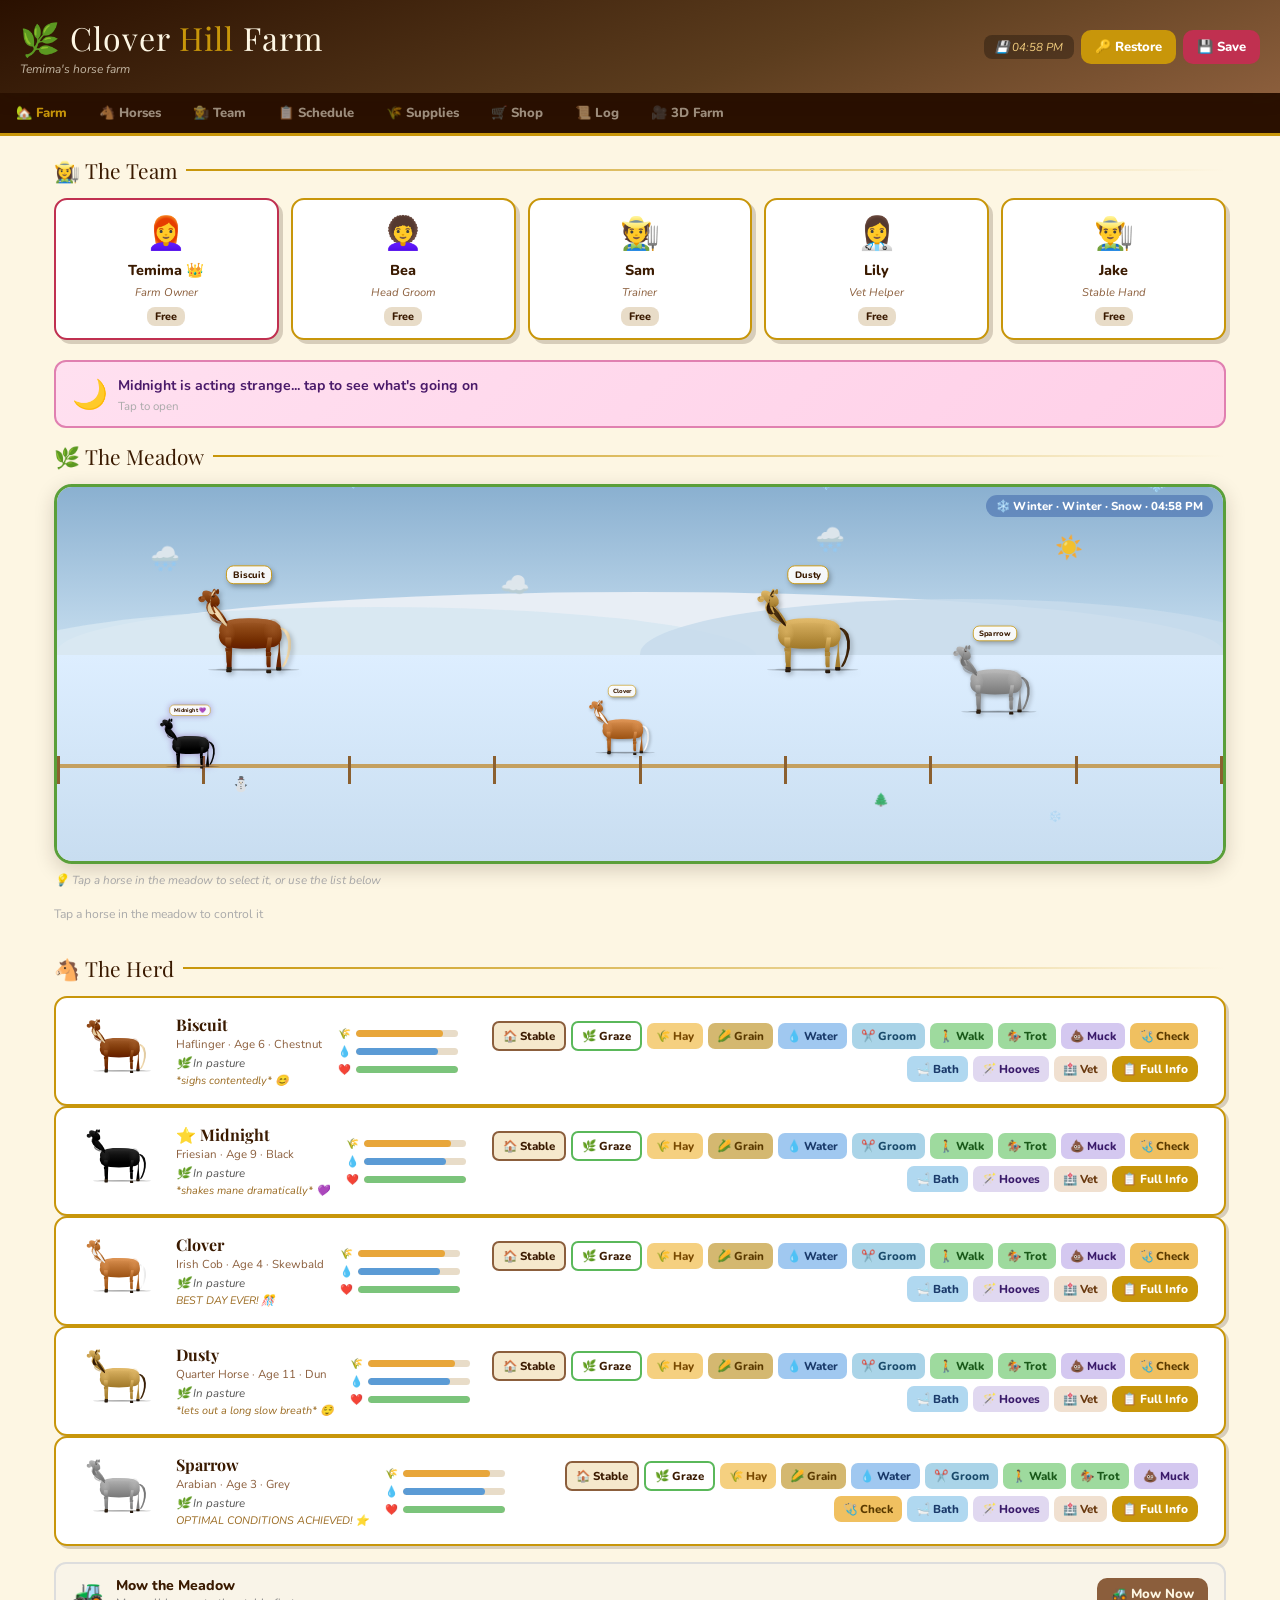
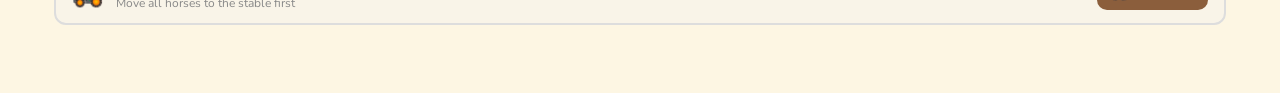
<file: horse-farm.html>
<!DOCTYPE html>
<html lang="en">
<head>
<meta charset="UTF-8"/>
<meta name="viewport" content="width=device-width, initial-scale=1.0"/>
<meta name="theme-color" content="#C8960A"/>
<meta name="apple-mobile-web-app-capable" content="yes"/>
<meta name="apple-mobile-web-app-title" content="Horse Farm"/>
<link rel="manifest" href="./horse-farm-manifest.json"/>
<title>Clover Hill Farm 🌿</title>
<link href="https://fonts.googleapis.com/css2?family=Playfair+Display:ital,wght@0,700;1,400&family=Nunito:wght@400;700;800&display=swap" rel="stylesheet"/>
<link rel="stylesheet" href="./style.css"/>
</head>
<body>

<header>
  <div>
    <div class="farm-title">🌿 Clover <span>Hill</span> Farm</div>
    <div class="farm-sub">Temima's horse farm</div>
  </div>
  <div class="header-right">
    <span id="save-indicator" style="font-size:.72rem;color:#f5d080;font-style:italic;align-self:center;padding:4px 8px;background:rgba(0,0,0,.3);border-radius:8px;min-width:90px;text-align:center;"></span>
    <button class="btn btn-hay" onclick="openRestore()" data-tip="Load saved farm">🔑 Restore</button>
    <button class="btn btn-rose" onclick="openLogout()" data-tip="Save your farm">💾 Save</button>
  </div>
</header>

<nav class="tabs">
  <button class="tab active" onclick="showPage('farm',this)">🏡 Farm</button>
  <button class="tab" onclick="showPage('horses',this)">🐴 Horses</button>
  <button class="tab" onclick="showPage('team',this)">👩‍🌾 Team</button>
  <button class="tab" onclick="showPage('schedule',this)">📋 Schedule</button>
  <button class="tab" onclick="showPage('supplies',this)">🌾 Supplies</button>
  <button class="tab" onclick="showPage('shop',this)">🛒 Shop</button>
  <button class="tab" onclick="showPage('log',this)">📜 Log</button>
  <button class="tab" onclick="showPage('view3d',this)">🎥 3D Farm</button>
</nav>

<main>

<!-- ===== FARM PAGE ===== -->
<div class="page active" id="page-farm">
  <div class="section-title">👩‍🌾 The Team</div>
  <div class="team-row" id="team-row"></div>

  <div class="sick-alert" id="sick-alert">
    <span style="font-size:1.4rem;">🤒</span>
    <div class="sick-alert-text">
      <strong id="sick-alert-title">A horse needs help!</strong>
      <span id="sick-alert-body"></span>
    </div>
  </div>

  <!-- Romance banner -->
  <div class="romance-banner" id="romance-banner" style="display:none;" onclick="openRomanceModal()">
  </div>

  <div class="section-title">🌿 The Meadow</div>
  <!-- MEADOW / FIELD VIEW -->
  <div class="meadow-wrap" id="meadow-wrap">
    <!-- Fully rebuilt by renderMeadow() based on season + weather -->
    <div id="meadow-bg"></div>
    <div id="meadow-horses" style="position:absolute;inset:0;z-index:6;"></div>
    <div id="meadow-workers" style="position:absolute;inset:0;z-index:7;"></div>
    <div id="meadow-weather" style="position:absolute;inset:0;z-index:8;pointer-events:none;"></div>
    <div id="season-badge" style="position:absolute;top:8px;right:10px;z-index:10;
      background:rgba(0,0,0,.4);color:#fff;font-size:.72rem;font-weight:800;
      padding:3px 10px;border-radius:20px;pointer-events:none;"></div>
  </div>
  <p style="font-size:.73rem;color:#aaa;font-style:italic;margin-top:4px;">
    💡 Tap a horse in the meadow to select it, or use the list below
  </p>
  <div class="move-controls" id="move-controls">
    <span style="font-size:.76rem;color:#aaa;">Tap a horse to control it</span>
  </div>

  <div class="section-title" style="margin-top:22px;">🐴 The Herd</div>
  <div id="farm-horse-list"></div>

  <!-- Mowing -->
  <div id="mow-section" style="margin-top:16px;"></div>

</div>

<!-- ===== HORSES PAGE ===== -->
<div class="page" id="page-horses">
  <div class="section-title">🐴 The Herd</div>
  <div class="horses-grid" id="horses-grid"></div>
</div>

<!-- ===== TEAM PAGE ===== -->
<div class="page" id="page-team">
  <div class="section-title">👩‍🌾 Team Manager</div>
  <p style="color:#555;font-size:.85rem;margin-bottom:16px;">Tap a team member to give them a task or set their daily schedule.</p>
  <div class="helper-grid" id="helper-grid"></div>
</div>

<!-- ===== SCHEDULE PAGE ===== -->
<div class="page" id="page-schedule">
  <div class="section-title">📋 Daily Schedule</div>
  <p style="color:#888;font-size:.83rem;margin-bottom:16px;font-style:italic;">Keep all bars above 20% — water drops fastest!</p>
  <div class="schedule-grid" id="schedule-grid"></div>
</div>

<!-- ===== SUPPLIES PAGE ===== -->
<div class="page" id="page-supplies">
  <div class="section-title">🌾 Supplies</div>
  <div class="supply-grid" id="supply-grid"></div>
</div>

<!-- ===== LOG PAGE ===== -->
<!-- ===== SHOP PAGE ===== -->
<div class="page" id="page-shop">
  <div class="section-title">🛒 Farm Shop</div>
  <div style="display:flex;align-items:center;gap:10px;background:#fffbe6;border:2px solid var(--hay);border-radius:11px;padding:10px 16px;margin-bottom:16px;">
    <span style="font-size:1.5rem;">🪙</span>
    <div>
      <div style="font-weight:800;color:var(--bark);font-size:1rem;">Your coins: <span id="coin-display">0</span></div>
      <div style="font-size:.72rem;color:#888;">Earn coins by caring for your horses!</div>
    </div>
  </div>
  <div class="supply-grid" id="shop-grid"></div>
</div>

<!-- ===== LOG PAGE ===== -->
<div class="page" id="page-log">
  <div class="section-title">📜 Farm Log</div>
  <div class="log-list" id="log-list"></div>
</div>

<!-- ===== 3D FARM PAGE ===== -->
<div class="page" id="page-view3d">
  <div class="section-title">🎥 3D Farm</div>
  <p style="color:#888;font-size:.83rem;margin-bottom:12px;font-style:italic;">Explore your farm in 3D! Drag to look around, pinch or scroll to zoom. Horses move live as you care for them.</p>
  <div class="view3d-stage">
    <canvas id="view3d-canvas"></canvas>
    <div class="view3d-hud" id="view3d-hud">
      <div class="view3d-status" id="view3d-status"></div>
      <div class="view3d-actions" id="view3d-actions">
        <button class="btn btn-wood" onclick="set3DCamera('overview')">🌄 Overview</button>
        <button class="btn btn-wood" onclick="set3DCamera('herd')">🐴 Herd</button>
        <button class="btn btn-wood" onclick="set3DCamera('top')">🛰 Top-down</button>
        <button class="btn btn-hay" onclick="focus3DSelected()">🎯 Selected horse</button>
        <button class="btn btn-rose" id="ride-btn" onclick="toggleRide()">🏇 Ride</button>
      </div>
    </div>
    <div class="ride-bar" id="ride-bar" style="display:none;">
      <button class="btn btn-rose ride-stop" onclick="toggleRide()">⏹ Stop</button>
      <span class="ride-name" id="ride-name"></span>
      <div class="ride-joy" id="ride-joy"><div class="ride-joy-knob" id="ride-joy-knob"></div></div>
    </div>
  </div>
  </div>
  <div class="view3d-legend" id="view3d-legend"></div>
</div>

</main>

<!-- ===== ROMANCE MODAL ===== -->
<div class="overlay" id="romance-overlay">
  <div class="modal" style="max-width:380px;text-align:center;">
    <button class="modal-close" onclick="closeModal('romance-overlay')">✕</button>
    <div id="romance-modal-content"></div>
  </div>
</div>

<!-- ===== TASK STEPS MODAL ===== -->
<div class="overlay" id="task-overlay">
  <div class="modal" style="max-width:400px;">
    <button class="modal-close" onclick="cancelTask()">✕</button>
    <div style="display:flex;align-items:center;gap:12px;margin-bottom:14px;">
      <div id="task-horse-svg"></div>
      <div>
        <div id="task-horse-name" style="font-family:'Playfair Display',serif;font-size:1.1rem;color:var(--bark);"></div>
        <div id="task-name" style="font-size:.8rem;color:var(--wood);font-weight:700;margin-top:2px;"></div>
      </div>
    </div>
    <div id="task-step-dots" style="display:flex;gap:7px;margin-bottom:16px;flex-wrap:wrap;"></div>
    <div style="background:#f9f4e8;border-radius:12px;padding:18px;text-align:center;border:2px solid var(--hay);margin-bottom:14px;">
      <div id="task-step-icon" style="font-size:3.2rem;margin-bottom:8px;"></div>
      <div id="task-step-title" style="font-family:'Playfair Display',serif;font-size:1.1rem;color:var(--bark);margin-bottom:6px;"></div>
      <div id="task-step-desc" style="font-size:.85rem;color:#666;line-height:1.6;"></div>
    </div>
    <button id="task-step-btn" class="btn btn-grass" style="width:100%;font-size:1rem;padding:14px;justify-content:center;"
      onclick="doCurrentStep()">✅ Do it!</button>
    <button onclick="cancelTask()" style="width:100%;margin-top:8px;background:none;border:none;color:#aaa;font-size:.8rem;cursor:pointer;font-family:'Nunito',sans-serif;">✕ Cancel</button>
  </div>
</div>

<!-- ===== HELPER MODAL ===== -->
<div class="overlay" id="helper-overlay">
  <div class="modal">
    <button class="modal-close" onclick="closeModal('helper-overlay')">✕</button>
    <h2 id="helper-modal-title"></h2>
    <div class="modal-tabs">
      <button class="modal-tab active" id="hm-tab-task" onclick="switchHelperTab('task')">⚡ Give Task</button>
      <button class="modal-tab" id="hm-tab-sched" onclick="switchHelperTab('sched')">📅 Schedule</button>
    </div>
    <div id="hm-task-panel">
      <p style="color:#555;font-size:.82rem;margin-bottom:10px;">Pick a task — they start right away!</p>
      <div class="task-btn-grid" id="task-btn-grid"></div>
      <div style="margin-top:12px;padding-top:12px;border-top:2px dashed #eee;">
        <p style="color:#888;font-size:.78rem;margin-bottom:6px;">⏰ Run their scheduled tasks right now:</p>
        <button class="btn btn-wood" style="width:100%;" onclick="forceRunSchedule(activeHelperIdx);closeModal('helper-overlay');">▶ Run Schedule Now</button>
      </div>
    </div>
    <div id="hm-sched-panel" style="display:none;">
      <p style="color:#555;font-size:.82rem;margin-bottom:10px;">Set times for daily tasks. They repeat every day!</p>
      <div id="sched-sessions"></div>
      <button class="btn btn-hay" style="margin-top:8px;width:100%;" onclick="addSession()">➕ Add Session</button>
      <button class="btn btn-grass" style="margin-top:6px;width:100%;" onclick="saveSchedule()">💾 Save Schedule</button>
    </div>
  </div>
</div>

<!-- ===== SAVE MODAL ===== -->
<div class="overlay" id="logout-overlay">
  <div class="modal">
    <button class="modal-close" onclick="closeModal('logout-overlay')">✕</button>
    <h2>💾 Save Your Farm</h2>
    <p>Copy this code and keep it safe! Paste it next time to restore your farm.</p>
    <div class="code-box" id="save-code"></div>
    <div class="modal-actions">
      <button class="btn btn-hay" onclick="copyCode()">📋 Copy</button>
      <button class="btn btn-wood" onclick="closeModal('logout-overlay')">Done</button>
    </div>
  </div>
</div>

<!-- ===== RESTORE MODAL ===== -->
<div class="overlay" id="restore-overlay">
  <div class="modal">
    <button class="modal-close" onclick="closeModal('restore-overlay')">✕</button>
    <h2>🔑 Restore Farm</h2>
    <p>Paste your restore code below.</p>
    <textarea id="restore-input" placeholder="Paste restore code here..."></textarea>
    <div id="restore-error" style="color:var(--rose);font-size:.8rem;margin-bottom:7px;display:none;">❌ That code didn't work — try again!</div>
    <div class="modal-actions">
      <button class="btn btn-grass" onclick="doRestore()">✅ Restore</button>
      <button class="btn btn-wood" onclick="closeModal('restore-overlay')">Cancel</button>
    </div>
  </div>
</div>

<script src="./vendor/three.min.js"></script>
<script src="./vendor/OrbitControls.js"></script>
<script src="./js/data.js"></script>
<script src="./js/care.js"></script>
<script src="./js/care-actions.js"></script>
<script src="./js/environment.js"></script>
<script src="./js/meadow.js"></script>
<script src="./js/tasks.js"></script>
<script src="./js/movement.js"></script>
<script src="./js/grid.js"></script>
<script src="./js/team.js"></script>
<script src="./js/shop.js"></script>
<script src="./js/log.js"></script>
<script src="./js/save.js"></script>
<script src="./js/3d.js"></script>
<script src="./js/init.js"></script>

</body>
</html>
</file>
<file: style.css>
:root{
  --hay:#C8960A; --earth:#7A3E10; --grass:#3A8C2A; --darkgrass:#2a6a1a;
  --cream:#FDF6E3; --wood:#8B5E3C; --bark:#3A1A00; --rose:#C03050;
  --white:#FFFFFF; --shadow:rgba(40,20,5,0.18);
  --water:#1A6AB5; --sick:#C06000; --sky1:#87CEEB; --sky2:#b8dff5;
  --straw:#D4AA4A; --dirt:#8B6914;
}
*{box-sizing:border-box;margin:0;padding:0;}
body{font-family:'Nunito',sans-serif;background:var(--cream);min-height:100vh;overflow-x:hidden;}

/* ===== HEADER ===== */
header{
  background:linear-gradient(160deg,#2a1000 0%,#5C3D1E 60%,#8B5E3C 100%);
  color:var(--cream);padding:16px 20px;
  display:flex;align-items:center;justify-content:space-between;flex-wrap:wrap;gap:10px;
  box-shadow:0 4px 18px var(--shadow);
  position:sticky;top:0;z-index:50;
}
.farm-title{font-family:'Playfair Display',serif;font-size:clamp(1.4rem,4vw,2rem);letter-spacing:1px;}
.farm-title span{color:var(--hay);}
.farm-sub{font-size:.75rem;opacity:.7;margin-top:2px;font-style:italic;}
.header-right{display:flex;gap:7px;flex-wrap:wrap;align-items:center;}
.btn{font-family:'Nunito',sans-serif;font-weight:800;font-size:.82rem;border:none;border-radius:10px;
  padding:8px 14px;cursor:pointer;transition:filter .18s,transform .12s;display:flex;align-items:center;gap:5px;}
.btn:hover{filter:brightness(1.12);transform:translateY(-1px);}
.btn-wood{background:var(--wood);color:var(--cream);}
.btn-hay{background:var(--hay);color:#fff;}
.btn-rose{background:var(--rose);color:#fff;}
.btn-grass{background:var(--grass);color:#fff;}

/* ===== TABS ===== */
.tabs{display:flex;background:#2a1000;border-bottom:3px solid var(--hay);overflow-x:auto;
  position:sticky;top:0;z-index:49;}
/* JS sets tabs top dynamically after load */
.tab{padding:11px 16px;color:rgba(253,246,227,.55);font-weight:800;font-size:.82rem;
  cursor:pointer;border:none;background:none;white-space:nowrap;
  border-bottom:3px solid transparent;margin-bottom:-3px;transition:color .18s,border-color .18s;
  font-family:'Nunito',sans-serif;display:flex;align-items:center;gap:5px;}
.tab.active{color:var(--hay);border-bottom-color:var(--hay);}
.tab:hover{color:var(--cream);}

/* ===== MAIN ===== */
main{max-width:1200px;margin:0 auto;padding:20px 14px 60px;}
.page{display:none;}.page.active{display:block;}
.section-title{font-family:'Playfair Display',serif;font-size:1.3rem;color:var(--bark);
  margin-bottom:14px;display:flex;align-items:center;gap:9px;}
.section-title::after{content:'';flex:1;height:2px;background:linear-gradient(90deg,var(--hay),transparent);}

/* ===== SICK ALERT ===== */
.sick-alert{background:#fff3cd;border:2px solid var(--sick);border-radius:11px;padding:10px 14px;
  margin-bottom:14px;display:none;gap:9px;align-items:flex-start;}
.sick-alert.visible{display:flex;}
.sick-alert-text{font-size:.83rem;color:#7a4a00;}
.sick-alert-text strong{display:block;margin-bottom:2px;font-size:.9rem;}

/* ===== ROMANCE & FOAL ===== */
@keyframes brood{from{transform:scale(1) rotate(-4deg);}to{transform:scale(0.97) rotate(-2deg);}}
@keyframes heartFloat{0%{transform:translateY(0) scale(0);opacity:0;}20%{transform:translateY(-10px) scale(1.2);opacity:1;}80%{transform:translateY(-35px) scale(1);opacity:1;}100%{transform:translateY(-55px) scale(.8);opacity:0;}}
@keyframes foalBounce{from{transform:scale(1) translateY(0);}to{transform:scale(1.05) translateY(-5px);}}
.field-horse.brooding{animation:brood 2.5s ease-in-out infinite alternate !important;filter:drop-shadow(0 0 6px rgba(80,0,120,.4));}
.field-horse.in-love .horse-name-tag::after{content:' 💕';} 
.heart-float{position:absolute;font-size:1.4rem;pointer-events:none;animation:heartFloat 1.8s ease forwards;z-index:20;}
.foal-horse{animation:foalBounce .8s ease-in-out infinite alternate;}
.romance-banner{background:linear-gradient(135deg,#ffe0f0,#ffd0e8);border:2px solid #e080b0;border-radius:12px;padding:12px 16px;margin-bottom:14px;display:flex;align-items:center;gap:10px;cursor:pointer;transition:transform .2s;}
.romance-banner:hover{transform:translateY(-2px);}

/* ===== SEASONS & WEATHER ===== */
@keyframes twinkle{from{opacity:.2;transform:scale(.8);}to{opacity:1;transform:scale(1.1);}}
@keyframes snowfall{0%{transform:translateY(-10px) translateX(0);opacity:0;}10%{opacity:1;}90%{opacity:.8;}100%{transform:translateY(420px) translateX(30px);opacity:0;}}
@keyframes rainfall{0%{transform:translateY(-10px);opacity:0;}10%{opacity:.7;}100%{transform:translateY(420px);opacity:0;}}
@keyframes leaffall{0%{transform:translateY(-10px) rotate(0deg);opacity:0;}10%{opacity:1;}100%{transform:translateY(420px) rotate(360deg);opacity:0;}}
@keyframes lightning{0%,90%,100%{opacity:0;}92%,96%{opacity:1;}94%,98%{opacity:.3;}}
@keyframes cloudDrift{from{transform:translateX(0);}to{transform:translateX(40px);}}
@keyframes sway{from{transform:rotate(-5deg);}to{transform:rotate(5deg);}}
.weather-particle{position:absolute;pointer-events:none;animation-timing-function:linear;animation-iteration-count:infinite;}
.lightning-flash{position:absolute;inset:0;background:rgba(255,255,220,.5);animation:lightning 5s ease-in-out infinite;pointer-events:none;}

/* ===== FIELD / MEADOW VIEW ===== */
.meadow-wrap{position:relative;width:100%;height:380px;border-radius:18px;overflow:hidden;
  border:3px solid #5a9f3a;box-shadow:0 6px 20px var(--shadow);margin-bottom:8px;}

/* Sky gradient */
.meadow-sky{position:absolute;top:0;left:0;right:0;height:45%;
  background:linear-gradient(180deg,#5ba3d9 0%,#87CEEB 60%,#b8e0f5 100%);}
.cloud{position:absolute;color:white;font-size:1.4rem;opacity:.85;
  animation:cloudDrift 18s ease-in-out infinite alternate;filter:drop-shadow(0 1px 3px rgba(0,0,0,.1));}
@keyframes cloudDrift{from{transform:translateX(0);}to{transform:translateX(40px);}}

/* Rolling hills */
.meadow-hills{position:absolute;bottom:0;left:0;right:0;top:35%;
  background:linear-gradient(180deg,#5aba3a 0%,#4aaa2a 30%,#3a9a1a 60%,#2a8a0a 100%);}
.hill-far{position:absolute;top:0;left:-5%;right:-5%;height:60px;
  background:#5aba3a;border-radius:50% 50% 0 0 / 100% 100% 0 0;}
.hill-mid{position:absolute;top:20px;left:-10%;right:-10%;height:80px;
  background:#4aaa2a;border-radius:50% 50% 0 0 / 100% 100% 0 0;}

/* Ground / foreground */
.meadow-ground{position:absolute;bottom:0;left:0;right:0;height:55%;
  background:linear-gradient(180deg,#5aba3a 0%,#3a9a1a 100%);}

/* Fence */
.fence-row{position:absolute;bottom:22%;left:0;right:0;height:18px;display:flex;z-index:3;}
.fence-post{width:3px;background:#8B6030;height:28px;margin-top:-5px;flex-shrink:0;}
.fence-rail{flex:1;height:4px;background:#c4a060;margin-top:3px;}
.fence-rail2{flex:1;height:4px;background:#c4a060;margin-top:11px;}

/* Flowers and grass detail */
.grass-detail{position:absolute;font-size:.7rem;opacity:.6;pointer-events:none;}
.flower{position:absolute;font-size:.8rem;pointer-events:none;animation:sway 3s ease-in-out infinite alternate;}
@keyframes sway{from{transform:rotate(-5deg);}to{transform:rotate(5deg);}}

/* Horse silhouettes on field */
.field-horse{position:absolute;z-index:5;cursor:pointer;transition:left .9s cubic-bezier(.4,0,.2,1),bottom .7s ease;
  filter:drop-shadow(2px 3px 3px rgba(0,0,0,.3));}
.field-horse svg{display:block;}
.field-horse.grazing{animation:horseMunch 1.5s ease-in-out infinite alternate;}
.field-horse.selected .horse-selection-ring{display:block;}
@keyframes horseMunch{from{transform:rotate(-3deg) translateY(0);}to{transform:rotate(2deg) translateY(2px);}}
.horse-name-tag{position:absolute;bottom:100%;left:50%;transform:translateX(-50%);
  background:rgba(255,255,255,.92);border:1.5px solid var(--hay);border-radius:8px;
  padding:2px 7px;font-size:.62rem;font-weight:800;color:var(--bark);white-space:nowrap;
  margin-bottom:3px;pointer-events:none;}

/* Worker on field */
.field-worker{position:absolute;z-index:8;transition:left .6s ease,bottom .6s ease;pointer-events:none;}
.field-worker .worker-figure{font-size:1.5rem;display:block;
  animation:workerWalk .4s ease-in-out infinite alternate;}
@keyframes workerWalk{from{transform:scaleX(1);}to{transform:scaleX(-1);}}
.field-worker.working .worker-figure{animation:workerWork .3s ease-in-out infinite alternate;}
@keyframes workerWork{from{transform:translateY(0);}to{transform:translateY(-4px);}}
.action-bubble{position:absolute;bottom:calc(100% + 4px);left:50%;transform:translateX(-50%);
  background:white;border:2px solid var(--hay);border-radius:10px;padding:3px 8px;
  font-size:.65rem;font-weight:800;color:var(--bark);white-space:nowrap;z-index:20;
  animation:bubblePop .3s ease both;}
@keyframes bubblePop{from{transform:translateX(-50%) scale(0);}to{transform:translateX(-50%) scale(1);}}
.tool-anim{position:absolute;font-size:1.1rem;animation:toolSwing .5s ease-in-out infinite alternate;}
@keyframes toolSwing{from{transform:rotate(-30deg);}to{transform:rotate(20deg);}}

/* Move controls */
.move-controls{display:flex;flex-wrap:wrap;gap:6px;margin-top:8px;align-items:center;min-height:36px;}
.move-btn{font-size:.78rem;padding:6px 12px;border-radius:8px;border:2px solid var(--hay);
  background:var(--white);color:var(--bark);font-family:'Nunito',sans-serif;font-weight:800;
  cursor:pointer;transition:all .18s;display:flex;align-items:center;gap:4px;}
.move-btn:hover{background:var(--hay);color:#fff;}
.move-btn.active-grazing{background:#9eda9e;border-color:#5ab85a;color:#1a5a1a;}

/* ===== STABLE — SIDE VIEW (standing in aisle looking at stall fronts) ===== */
/* ===== ACTION FEEDBACK ===== */
.horse-action-pop{
  position:absolute;z-index:20;pointer-events:none;
  font-size:1.6rem;
  animation:actionPop 1.4s ease forwards;
  transform-origin:bottom center;
}
@keyframes actionPop{
  0%  {transform:scale(0) translateY(0);opacity:1;}
  30% {transform:scale(1.3) translateY(-20px);opacity:1;}
  70% {transform:scale(1) translateY(-45px);opacity:1;}
  100%{transform:scale(0.8) translateY(-65px);opacity:0;}
}
.field-horse.reacting{animation:horseReact .4s ease-in-out 3 alternate !important;}
@keyframes horseReact{
  from{transform:scale(1) translateY(0);}
  to  {transform:scale(1.08) translateY(-6px);}
}
.field-horse.exercising-anim{animation:horseRun .35s ease-in-out infinite alternate !important;}
@keyframes horseRun{
  from{transform:scaleX(1) translateY(0);}
  to  {transform:scaleX(1.05) translateY(-8px);}
}
.farm-horse-list{display:flex;flex-direction:column;gap:10px;}
.farm-horse-row{
  background:var(--white);border-radius:13px;padding:12px 14px;
  box-shadow:3px 3px 0 var(--shadow);border:2px solid var(--hay);
  display:grid;
  grid-template-columns:auto 1fr auto auto;
  align-items:center;gap:12px;
}
@media(max-width:700px){
  .farm-horse-row{grid-template-columns:auto 1fr;grid-template-rows:auto auto;}
  .fhr-bars{grid-column:1/3;}
  .fhr-actions{grid-column:1/3;}
}
.farm-horse-row.selected-row{border-color:#D4A800;background:#fffbee;}
.farm-horse-row.sick-row{border-color:var(--sick);}
.fhr-svg{flex-shrink:0;}
.fhr-info{min-width:0;overflow:hidden;}
.fhr-name{font-family:'Playfair Display',serif;font-size:1rem;color:var(--bark);font-weight:700;white-space:nowrap;overflow:hidden;text-overflow:ellipsis;}
.fhr-meta{font-size:.72rem;color:var(--wood);margin-top:1px;}
.fhr-status{font-size:.72rem;margin-top:3px;font-style:italic;color:#555;}
.fhr-bars{display:flex;flex-direction:column;gap:3px;width:120px;flex-shrink:0;}
.fhr-bar-row{display:flex;align-items:center;gap:4px;}
.fhr-bar-bg{flex:1;height:7px;background:#e8dcc8;border-radius:99px;overflow:hidden;}
.fhr-bar{height:100%;border-radius:99px;transition:width .4s;}
.fhr-actions{display:flex;flex-wrap:wrap;gap:5px;align-items:center;justify-content:flex-end;}

/* ===== TEAM ===== */
.team-row{display:flex;flex-wrap:wrap;gap:12px;margin-bottom:20px;}
.person-card{background:var(--white);border-radius:13px;padding:12px 14px;flex:1;min-width:120px;
  box-shadow:4px 4px 0 var(--shadow);border:2px solid var(--hay);
  display:flex;flex-direction:column;align-items:center;gap:5px;cursor:pointer;
  transition:transform .18s,box-shadow .18s;}
.person-card:hover{transform:translateY(-2px);box-shadow:6px 6px 0 var(--shadow);}
.person-card.owner{border-color:var(--rose);}
.person-card.busy{border-color:var(--grass);}
.person-avatar{font-size:2rem;}
.person-name{font-weight:800;color:var(--bark);font-size:.9rem;}
.person-role{font-size:.7rem;color:var(--wood);font-style:italic;}
.person-status{font-size:.68rem;font-weight:800;padding:2px 8px;border-radius:8px;margin-top:2px;}
.status-idle{background:#e8dcc8;color:var(--bark);}
.status-busy{background:#9eda9e;color:#1a5a1a;}
.person-task-bar-bg{width:100%;height:5px;background:#e8dcc8;border-radius:99px;overflow:hidden;}
.person-task-bar{height:100%;background:linear-gradient(90deg,var(--grass),#2a7a2a);border-radius:99px;transition:width .5s;}

/* ===== HORSES GRID ===== */
.horses-grid{display:grid;grid-template-columns:repeat(auto-fill,minmax(280px,1fr));gap:16px;}
.horse-card{background:var(--white);border-radius:15px;overflow:hidden;
  box-shadow:4px 4px 0 var(--shadow);border:2px solid var(--hay);transition:transform .2s;}
.horse-card:hover{transform:translateY(-3px);}
.horse-card.fav{border-color:var(--rose);}
.horse-card.sick{border-color:var(--sick);}
.horse-card-top{padding:13px 13px 8px;display:flex;align-items:center;gap:10px;}
.horse-card-top svg{width:48px;height:40px;flex-shrink:0;border-radius:8px;padding:3px;
  background:rgba(0,0,0,.05);}
.horse-name{font-family:'Playfair Display',serif;font-size:1.05rem;color:var(--bark);}
.horse-breed{font-size:.7rem;color:var(--wood);font-style:italic;}
.horse-card-body{padding:8px 13px 13px;}
.badge-row{display:flex;gap:4px;flex-wrap:wrap;margin-bottom:6px;}
.badge{font-size:.64rem;font-weight:800;padding:2px 7px;border-radius:8px;}
.badge-fav{background:var(--rose);color:#fff;}
.badge-sick{background:var(--sick);color:#fff;animation:pulse .8s ease-in-out infinite alternate;}
.badge-recover{background:#7bc47b;color:#fff;}
.badge-exercise{background:#5aba3a;color:#fff;}
.badge-rest{background:#c48bd4;color:#fff;}
.badge-loc{background:#e8dcc8;color:var(--bark);}
@keyframes pulse{from{opacity:.7;}to{opacity:1;}}

/* Stat bars */
.stat-row{display:flex;align-items:center;gap:6px;margin-bottom:5px;}
.stat-icon{font-size:.85rem;width:20px;text-align:center;flex-shrink:0;}
.stat-label{font-size:.68rem;font-weight:800;color:#3A1A00;width:62px;flex-shrink:0;}
.stat-bar-bg{flex:1;height:10px;background:#C8B890;border-radius:99px;overflow:hidden;position:relative;}
.stat-bar{height:100%;border-radius:99px;transition:width .5s ease;}
.stat-bar.hunger  {background:linear-gradient(90deg,#e8a63a,#d4821a);}
.stat-bar.thirst  {background:linear-gradient(90deg,#5b9bd5,#2e6da4);}
.stat-bar.grooming{background:linear-gradient(90deg,#8bbfd4,#5a9ab5);}
.stat-bar.exercise{background:linear-gradient(90deg,#7bc47b,#4a9e4a);}
.stat-bar.rest    {background:linear-gradient(90deg,#c48bd4,#9a5ab5);}
.stat-bar.health  {background:linear-gradient(90deg,#e85555,#c42020);}
.stat-bar.low{background:linear-gradient(90deg,#e85555,#c42020) !important;}
.stat-val{font-size:.68rem;color:#555;width:26px;text-align:right;font-weight:700;}

/* Progress bars for exercise/rest */
.progress-bar-wrap{margin:6px 0;background:#e8dcc8;border-radius:99px;overflow:hidden;height:10px;}
.progress-bar-fill{height:100%;border-radius:99px;transition:width .5s linear;}
.progress-label{font-size:.68rem;font-weight:800;margin-bottom:2px;}

/* Care actions */
.horse-actions{margin-top:8px;}
.action-group{margin-bottom:7px;}
.action-group-label{font-size:.65rem;font-weight:800;color:#aaa;text-transform:uppercase;
  letter-spacing:.5px;margin-bottom:3px;display:flex;align-items:center;gap:4px;}
.action-btns{display:flex;flex-wrap:wrap;gap:4px;}
.care-btn{font-size:.72rem;font-weight:800;padding:5px 9px;border-radius:7px;border:none;
  cursor:pointer;transition:filter .15s,transform .1s;font-family:'Nunito',sans-serif;
  display:flex;align-items:center;gap:3px;}
.care-btn:hover{filter:brightness(1.1);transform:scale(1.04);}
.care-btn:disabled{opacity:.38;cursor:not-allowed;transform:none;filter:none;}
.care-btn.feed-hay    {background:#f5d080;color:#7a4a00;}
.care-btn.feed-grain  {background:#d4b870;color:#5a3a00;}
.care-btn.feed-treats {background:#f0a0a0;color:#7a1a1a;}
.care-btn.feed-water  {background:#a0c8f0;color:#1a3a6a;}
.care-btn.groom       {background:#aad4e8;color:#1a4a6a;}
.care-btn.exercise-start{background:#9eda9e;color:#1a5a1a;}
.care-btn.exercise-stop {background:#e85555;color:#fff;}
.care-btn.rest-btn    {background:#d4a8e8;color:#4a1a6a;}
.care-btn.health-check{background:#f0c060;color:#5a3a00;}
.care-btn.treat-sick  {background:#e85555;color:#fff;}
.horse-mood{font-size:.75rem;margin-top:6px;color:#3A1A00;font-style:italic;line-height:1.4;}
.horse-funfact{font-size:.65rem;color:#bbb;margin-top:3px;line-height:1.4;}

/* Quick hints */
.quick-hints{display:flex;flex-wrap:wrap;gap:4px;margin-top:5px;}

/* ===== SCHEDULE ===== */
.schedule-grid{display:grid;grid-template-columns:repeat(auto-fill,minmax(190px,1fr));gap:12px;}
.schedule-card{background:var(--white);border-radius:11px;padding:12px;
  box-shadow:3px 3px 0 var(--shadow);border-top:4px solid var(--grass);}
.schedule-card h4{font-family:'Playfair Display',serif;color:var(--bark);margin-bottom:8px;font-size:.9rem;}
.schedule-item{display:flex;align-items:center;gap:6px;padding:4px 0;
  border-bottom:1px dashed #e0d0b0;font-size:.78rem;color:#333;}
.schedule-item:last-child{border-bottom:none;}
.schedule-dot{width:8px;height:8px;border-radius:50%;flex-shrink:0;}

/* ===== SUPPLIES ===== */
.supply-grid{display:grid;grid-template-columns:repeat(auto-fill,minmax(150px,1fr));gap:12px;}
.supply-card{background:var(--white);border-radius:12px;padding:12px;text-align:center;
  box-shadow:3px 3px 0 var(--shadow);border:2px solid var(--hay);}
.supply-card.low-stock{border-color:var(--sick);}
.supply-icon{font-size:2rem;margin-bottom:4px;}
.supply-name{font-weight:800;color:var(--bark);font-size:.83rem;margin-bottom:2px;}
.supply-stock{font-size:.72rem;color:#3A1A00;font-weight:700;margin-bottom:6px;}
.supply-bar-bg{height:7px;background:#e8dcc8;border-radius:99px;overflow:hidden;margin-bottom:7px;}
.supply-bar{height:100%;border-radius:99px;background:linear-gradient(90deg,var(--grass),#4a9e4a);transition:width .4s;}
.supply-bar.low{background:linear-gradient(90deg,#e85555,#c42020);}
.supply-btn{font-size:.7rem;padding:5px 10px;border-radius:6px;border:none;cursor:pointer;
  font-family:'Nunito',sans-serif;font-weight:800;background:var(--grass);color:#fff;
  width:100%;transition:filter .15s;}
.supply-btn:hover{filter:brightness(1.1);}

/* ===== HELPERS / TEAM TAB ===== */
.helper-grid{display:grid;grid-template-columns:repeat(auto-fill,minmax(190px,1fr));gap:14px;}
.helper-card{background:var(--white);border-radius:14px;padding:14px;
  box-shadow:4px 4px 0 var(--shadow);border:2px solid var(--hay);cursor:pointer;
  transition:transform .18s,box-shadow .18s;text-align:center;}
.helper-card:hover{transform:translateY(-2px);box-shadow:6px 6px 0 var(--shadow);border-color:var(--grass);}
.helper-card.busy{border-color:var(--grass);}
.helper-avatar{font-size:2.2rem;margin-bottom:5px;}
.helper-name{font-weight:800;color:var(--bark);font-size:.9rem;}
.helper-role{font-size:.68rem;color:var(--wood);font-style:italic;margin-bottom:8px;}
.helper-task-bar-bg{height:7px;background:#e8dcc8;border-radius:99px;overflow:hidden;margin-bottom:4px;}
.helper-task-bar{height:100%;background:linear-gradient(90deg,var(--grass),#2a7a2a);border-radius:99px;transition:width .5s;}
.helper-task-label{font-size:.68rem;color:#3a8c2a;font-weight:800;}
.helper-sched-preview{font-size:.68rem;color:#888;margin-top:5px;line-height:1.6;}

/* ===== LOG ===== */
.log-list{display:flex;flex-direction:column;gap:6px;max-height:440px;overflow-y:auto;}
.log-entry{background:var(--white);border-radius:7px;padding:8px 11px;font-size:.78rem;
  color:#222;display:flex;gap:7px;align-items:center;border-left:4px solid var(--hay);}
.log-entry.log-sick{border-left-color:var(--sick);}
.log-entry.log-health{border-left-color:#e85555;}
.log-time{font-size:.66rem;color:#aaa;white-space:nowrap;}

/* ===== MODALS ===== */
.overlay{display:none;position:fixed;inset:0;background:rgba(40,20,5,.55);
  z-index:200;align-items:center;justify-content:center;padding:16px;}
.overlay.open{display:flex;}
.modal{background:var(--white);border-radius:18px;padding:24px;max-width:480px;width:100%;
  box-shadow:0 20px 55px rgba(0,0,0,.28);animation:popIn .3s cubic-bezier(.175,.885,.32,1.275) both;
  position:relative;border-top:5px solid var(--hay);max-height:90vh;overflow-y:auto;}
.modal h2{font-family:'Playfair Display',serif;color:var(--bark);margin-bottom:12px;font-size:1.3rem;
  display:flex;align-items:center;gap:8px;}
.modal p{color:#333;font-size:.85rem;line-height:1.7;margin-bottom:10px;}
.code-box{background:#f5edd8;border:2px solid var(--hay);border-radius:8px;padding:10px;
  font-family:monospace;font-size:.72rem;word-break:break-all;color:var(--bark);
  max-height:100px;overflow-y:auto;line-height:1.5;user-select:all;}
.modal input,.modal textarea{width:100%;border:2px solid #ddd;border-radius:8px;
  padding:8px 10px;font-family:'Nunito',sans-serif;font-size:.85rem;margin-bottom:8px;outline:none;}
.modal input:focus,.modal textarea:focus{border-color:var(--hay);}
.modal textarea{min-height:80px;resize:vertical;}
.modal-close{position:absolute;top:10px;right:12px;background:none;border:none;
  font-size:1.1rem;cursor:pointer;color:#aaa;font-size:1.3rem;}
.modal-close:hover{color:var(--rose);}
.modal-actions{display:flex;gap:8px;margin-top:12px;flex-wrap:wrap;}
.modal-tabs{display:flex;gap:7px;margin-bottom:14px;}
.modal-tab{flex:1;padding:8px;border:2px solid #ddd;border-radius:9px;background:white;
  font-family:'Nunito',sans-serif;font-weight:800;cursor:pointer;font-size:.8rem;transition:all .2s;}
.modal-tab.active{background:var(--hay);color:#fff;border-color:var(--hay);}

/* Session schedule */
.session-block{background:#f9f4e8;border:2px solid var(--hay);border-radius:10px;padding:11px;margin-bottom:10px;}
.session-header{display:flex;align-items:center;gap:7px;margin-bottom:8px;flex-wrap:wrap;}
.session-time{border:2px solid #ddd;border-radius:7px;padding:5px 8px;
  font-family:'Nunito',sans-serif;font-size:.83rem;outline:none;width:95px;}
.session-time:focus{border-color:var(--hay);}
.session-remove{background:#e85555;color:#fff;border:none;border-radius:6px;
  padding:4px 9px;font-size:.72rem;font-weight:800;cursor:pointer;font-family:'Nunito',sans-serif;}
.session-task-row{display:flex;gap:5px;align-items:center;margin-bottom:5px;}
.session-task-row select{flex:1;border:2px solid #ddd;border-radius:6px;padding:5px 7px;
  font-family:'Nunito',sans-serif;font-size:.78rem;outline:none;}
.session-task-row select:focus{border-color:var(--hay);}
.session-task-remove{background:#e85555;color:#fff;border:none;border-radius:5px;
  padding:3px 8px;font-size:.78rem;cursor:pointer;font-weight:800;}
.add-task-btn{background:var(--white);border:2px dashed var(--hay);border-radius:7px;
  padding:5px 9px;font-size:.75rem;font-weight:800;color:var(--bark);cursor:pointer;
  width:100%;font-family:'Nunito',sans-serif;margin-top:3px;}
.add-task-btn:hover{background:var(--hay);color:#fff;}

/* Task assign grid */
.task-btn-grid{display:grid;grid-template-columns:1fr 1fr;gap:7px;}
.task-assign-btn{padding:8px 9px;border-radius:8px;border:2px solid var(--hay);background:var(--white);
  font-family:'Nunito',sans-serif;font-weight:800;font-size:.75rem;color:var(--bark);
  cursor:pointer;transition:all .18s;text-align:left;line-height:1.3;}
.task-assign-btn:hover{background:var(--hay);color:#fff;}
.task-assign-btn:disabled{opacity:.38;cursor:not-allowed;}

/* Reading help tooltip */
[data-tip]{position:relative;}
[data-tip]:hover::after{
  content:attr(data-tip);position:absolute;bottom:calc(100% + 5px);left:50%;
  transform:translateX(-50%);background:#2a1000;color:#f5e8cc;
  padding:5px 10px;border-radius:8px;font-size:.72rem;white-space:nowrap;z-index:100;
  font-family:'Nunito',sans-serif;font-weight:700;pointer-events:none;
  box-shadow:0 3px 10px rgba(0,0,0,.3);
}

/* ===== UTILS ===== */
@keyframes popIn{from{transform:scale(.8);opacity:0;}to{transform:scale(1);opacity:1;}}
@keyframes fadeUp{from{opacity:0;transform:translateY(12px);}to{opacity:1;transform:translateY(0);}}
.toast{position:fixed;bottom:22px;left:50%;transform:translateX(-50%);
  background:#2a1000;color:#f5e8cc;padding:9px 18px;border-radius:26px;
  font-size:.83rem;font-weight:800;box-shadow:0 6px 18px rgba(0,0,0,.3);z-index:999;
  animation:fadeUp .3s ease both;pointer-events:none;display:flex;align-items:center;gap:6px;}
.toast.warn{background:#c44;}

/* ===== 3D FARM ===== */
.view3d-stage{position:relative;border-radius:18px;overflow:hidden;
  border:3px solid #5a9f3a;box-shadow:0 6px 20px var(--shadow);
  background:#87CEEB;touch-action:none;}
.view3d-stage canvas{display:block;width:100%;height:460px;}
.view3d-hud{position:absolute;top:10px;left:10px;right:10px;
  display:flex;flex-direction:column;gap:8px;z-index:5;pointer-events:none;}
.view3d-status{background:rgba(0,0,0,.45);color:#fff;font-size:.72rem;font-weight:800;
  padding:5px 11px;border-radius:20px;width:fit-content;backdrop-filter:blur(3px);}
.view3d-actions{display:flex;flex-wrap:wrap;gap:6px;pointer-events:auto;}
.view3d-actions .btn{padding:7px 12px;font-size:.76rem;}
.view3d-hud.riding .view3d-actions{display:none;}
.ride-bar{position:absolute;left:10px;right:10px;bottom:14px;display:flex;align-items:center;gap:10px;
  pointer-events:auto;z-index:6;}
.ride-stop{flex:0 0 auto;padding:9px 14px;font-size:.8rem;}
.ride-name{flex:1;color:#fff;font-weight:800;font-size:.8rem;background:rgba(0,0,0,.45);
  padding:8px 12px;border-radius:10px;white-space:nowrap;overflow:hidden;text-overflow:ellipsis;}
.ride-joy{width:118px;height:118px;border-radius:50%;background:rgba(0,0,0,.4);
  border:2px solid rgba(255,255,255,.5);position:relative;flex:0 0 auto;touch-action:none;}
.ride-joy-knob{position:absolute;width:52px;height:52px;border-radius:50%;background:rgba(255,255,255,.85);
  left:50%;top:50%;margin-left:-26px;margin-top:-26px;pointer-events:none;box-shadow:0 2px 6px rgba(0,0,0,.4);}
.view3d-legend{display:flex;flex-wrap:wrap;gap:5px;margin-top:8px;}
.view3d-legend span{font-size:.68rem;background:var(--white);border:1px solid #e3d5b8;
  border-radius:20px;padding:2px 9px;color:var(--bark);font-weight:700;}
@media(max-width:700px){ .view3d-stage canvas{height:320px;} }
</file>
